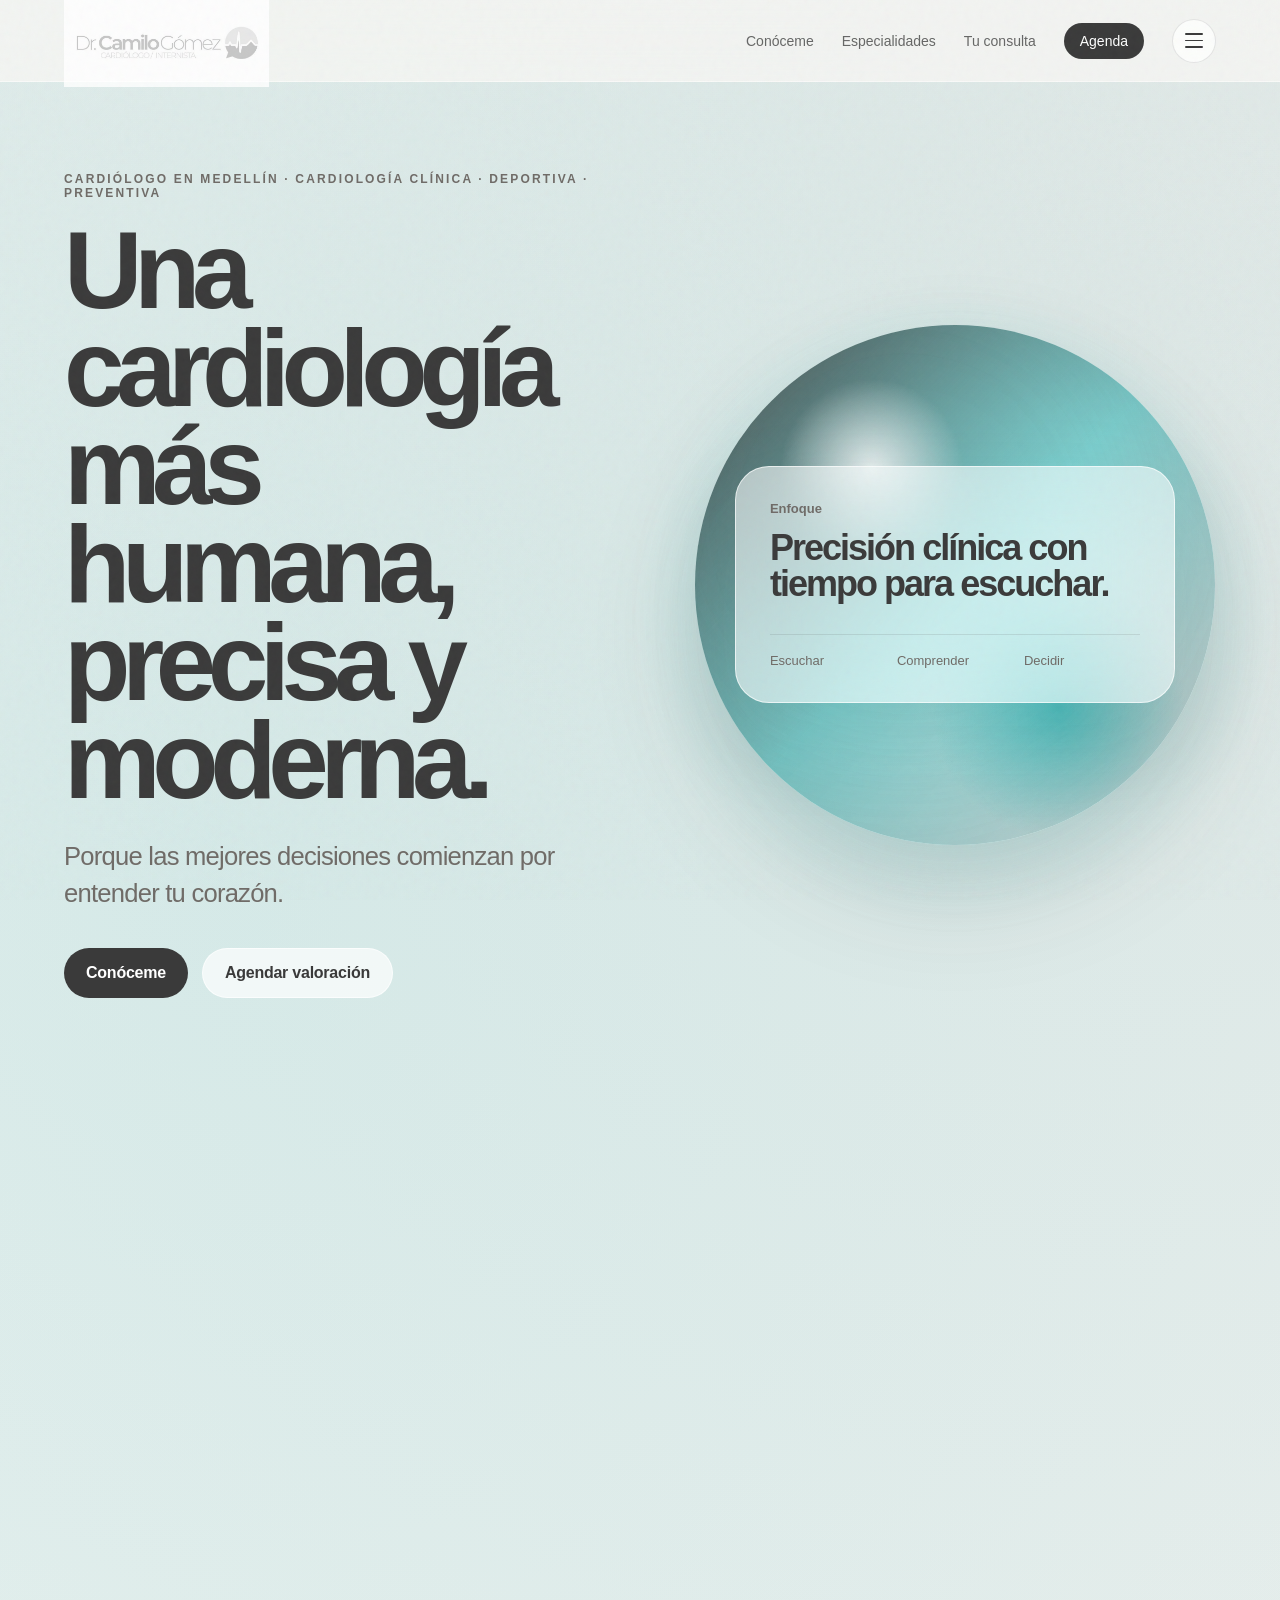
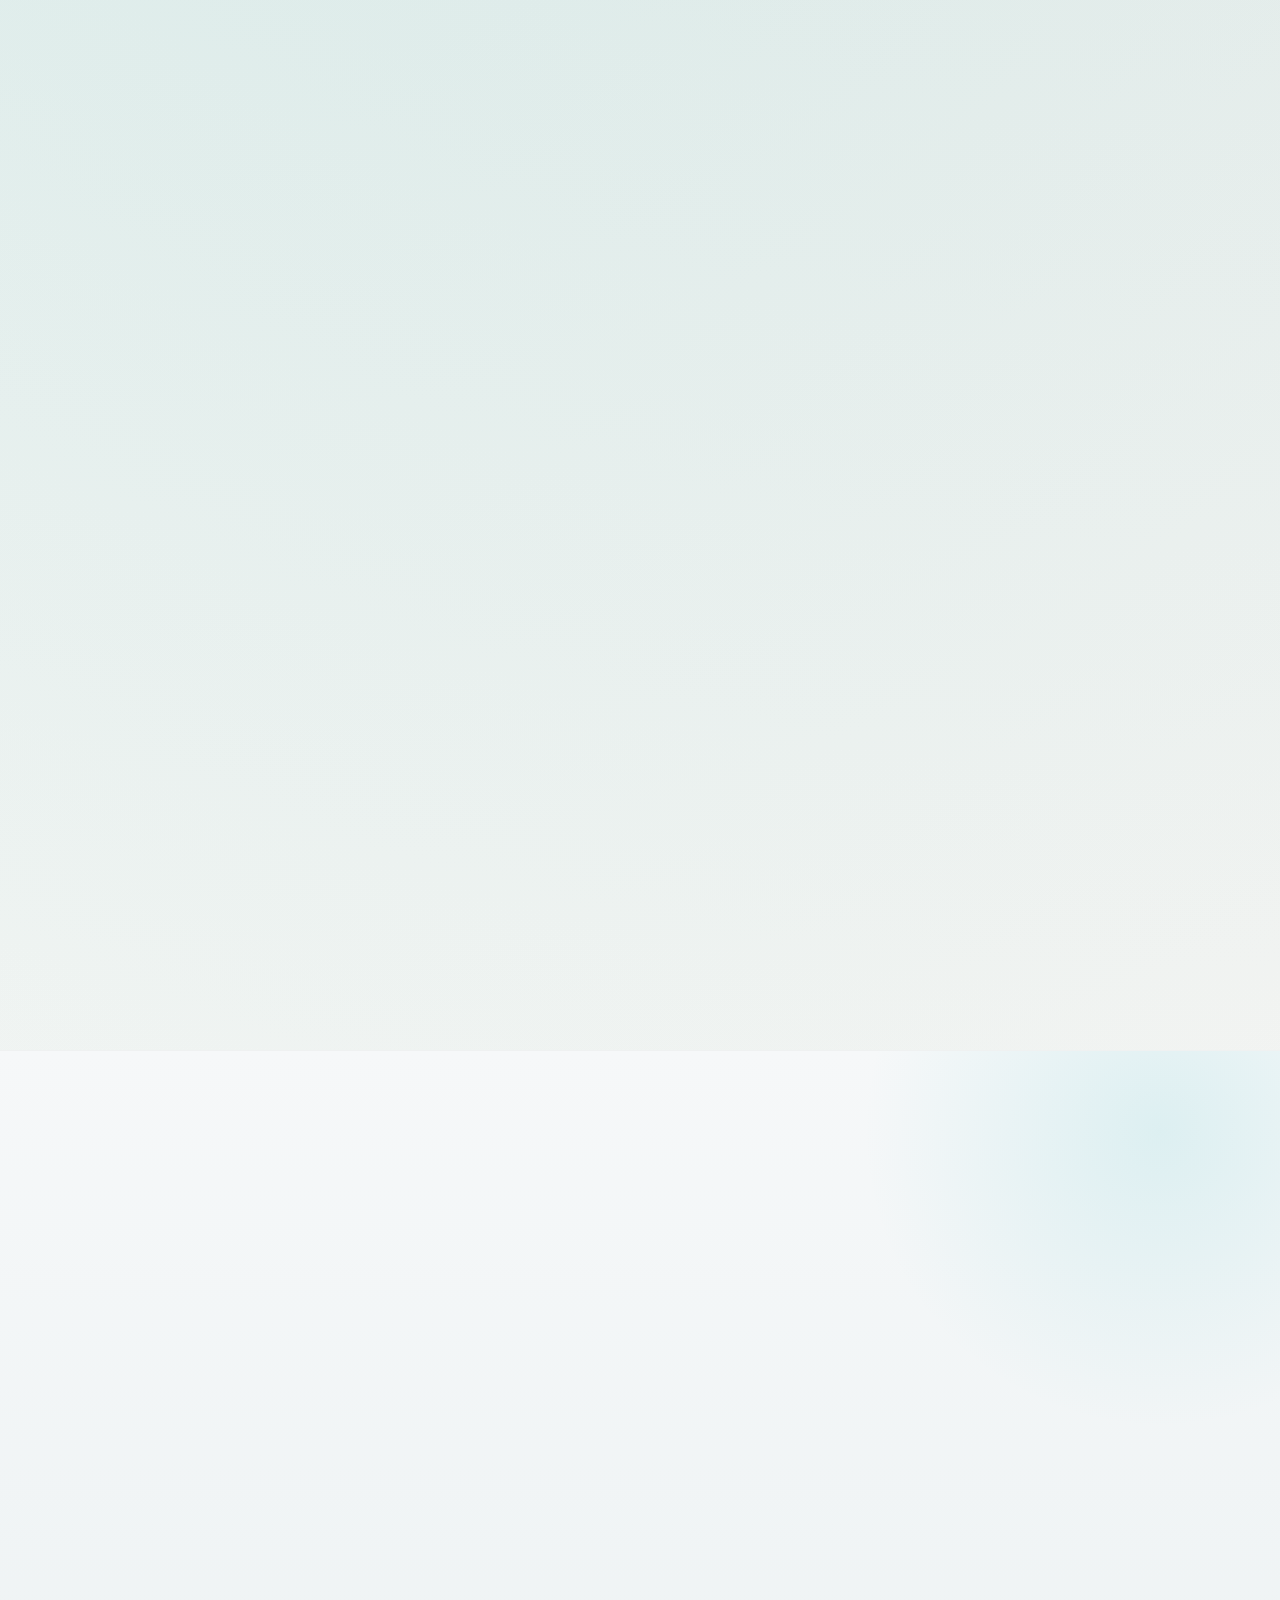
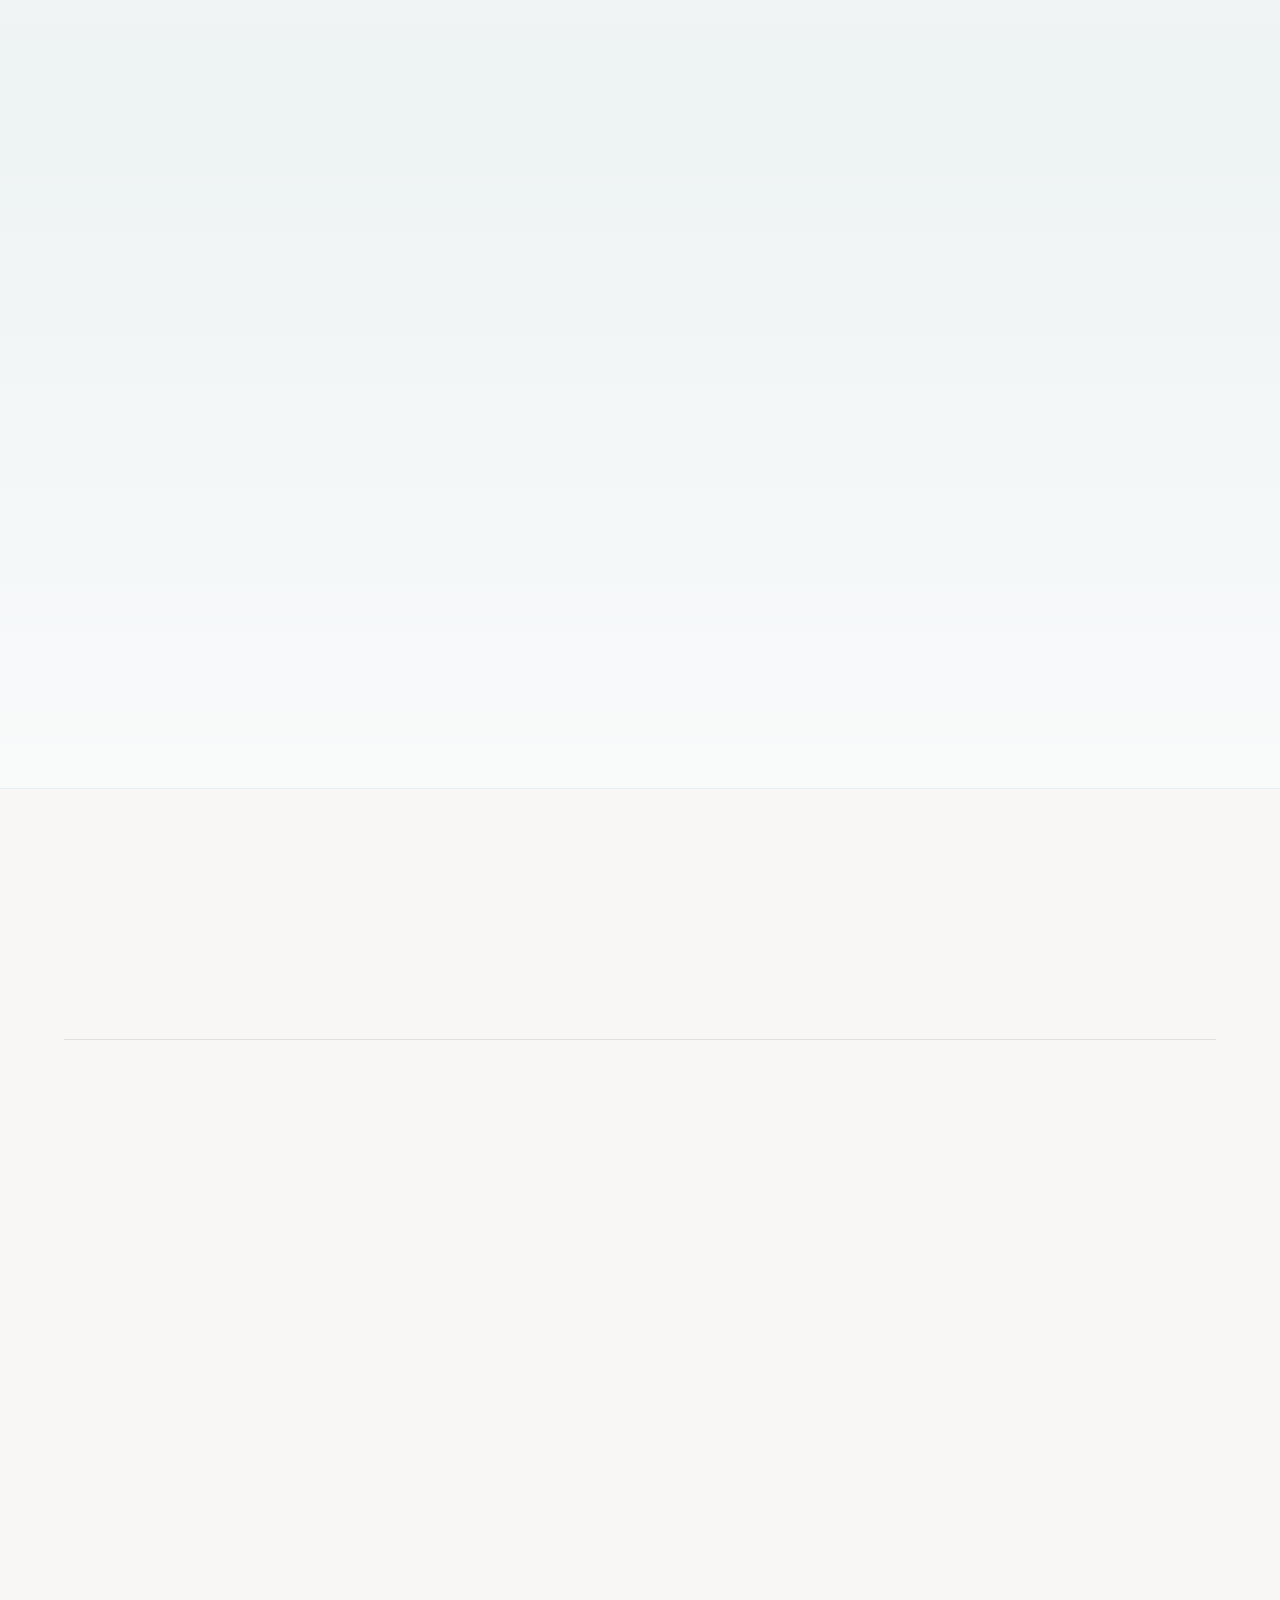
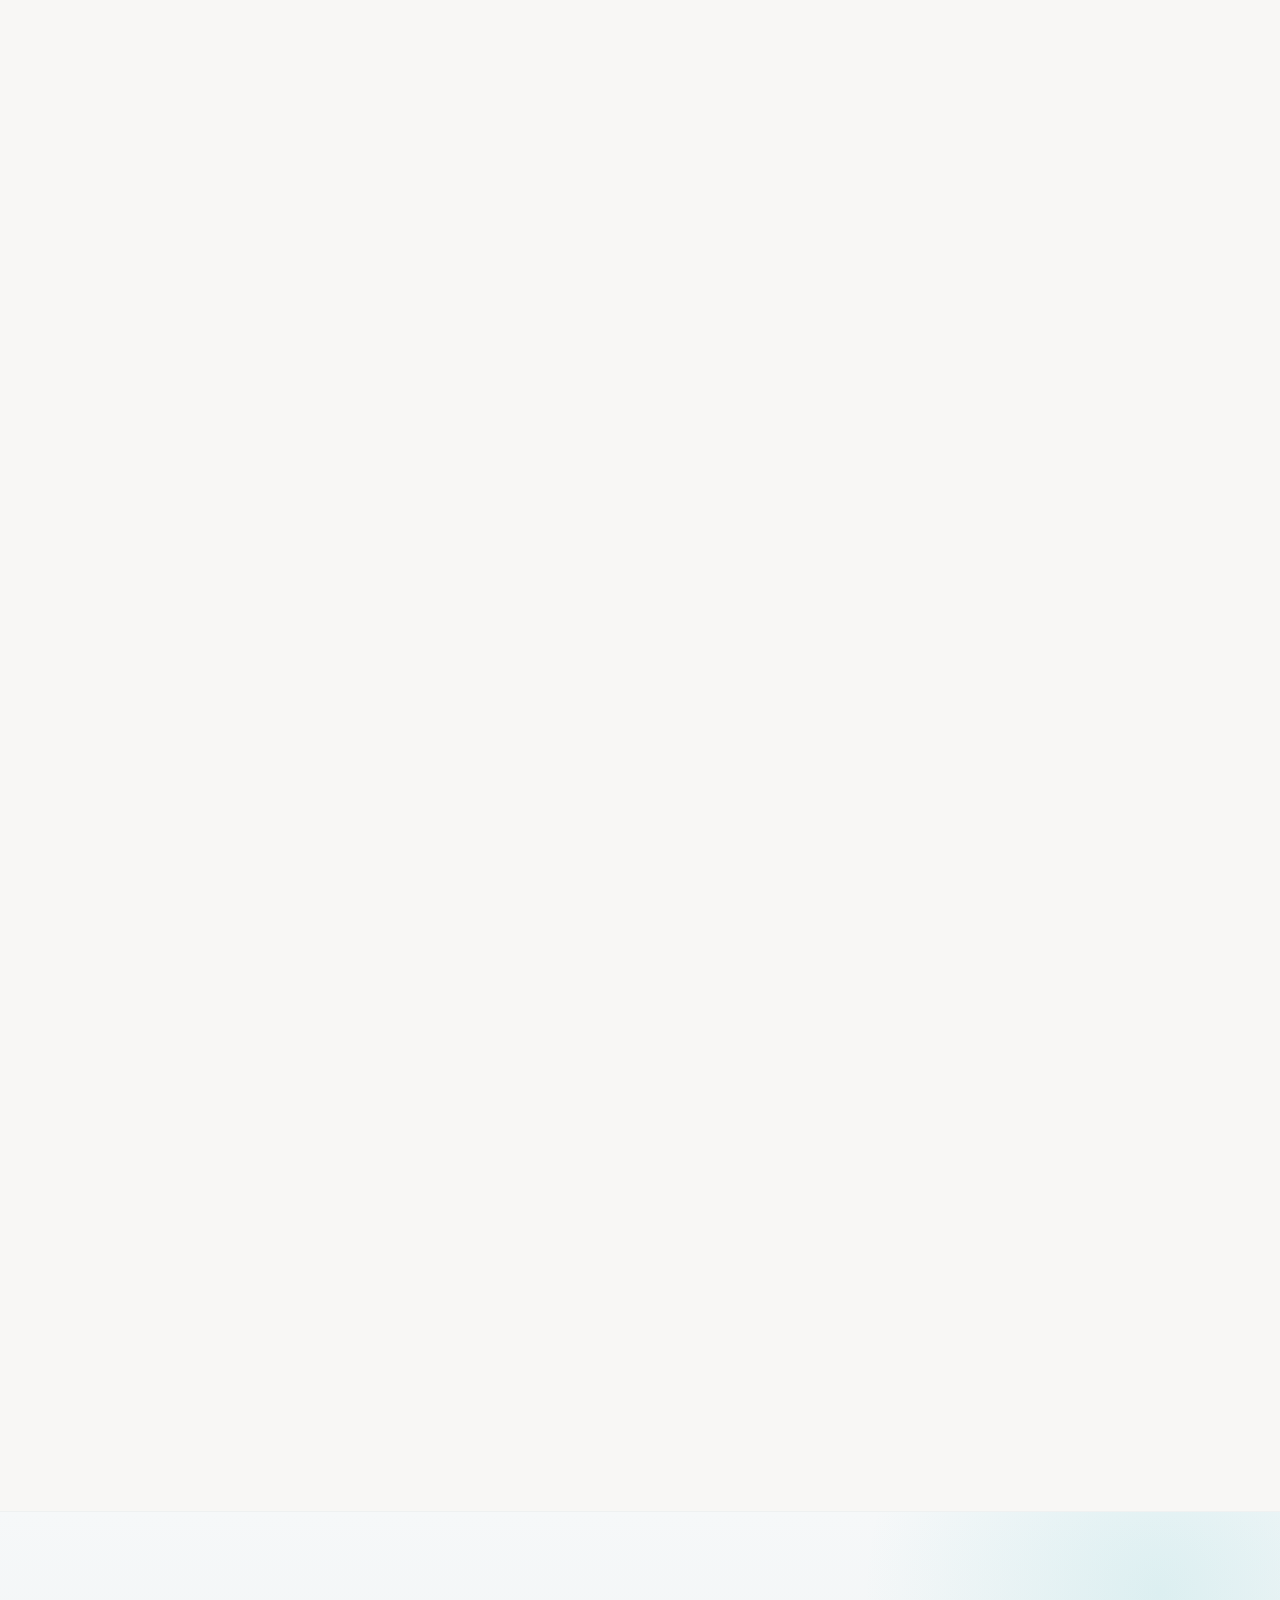
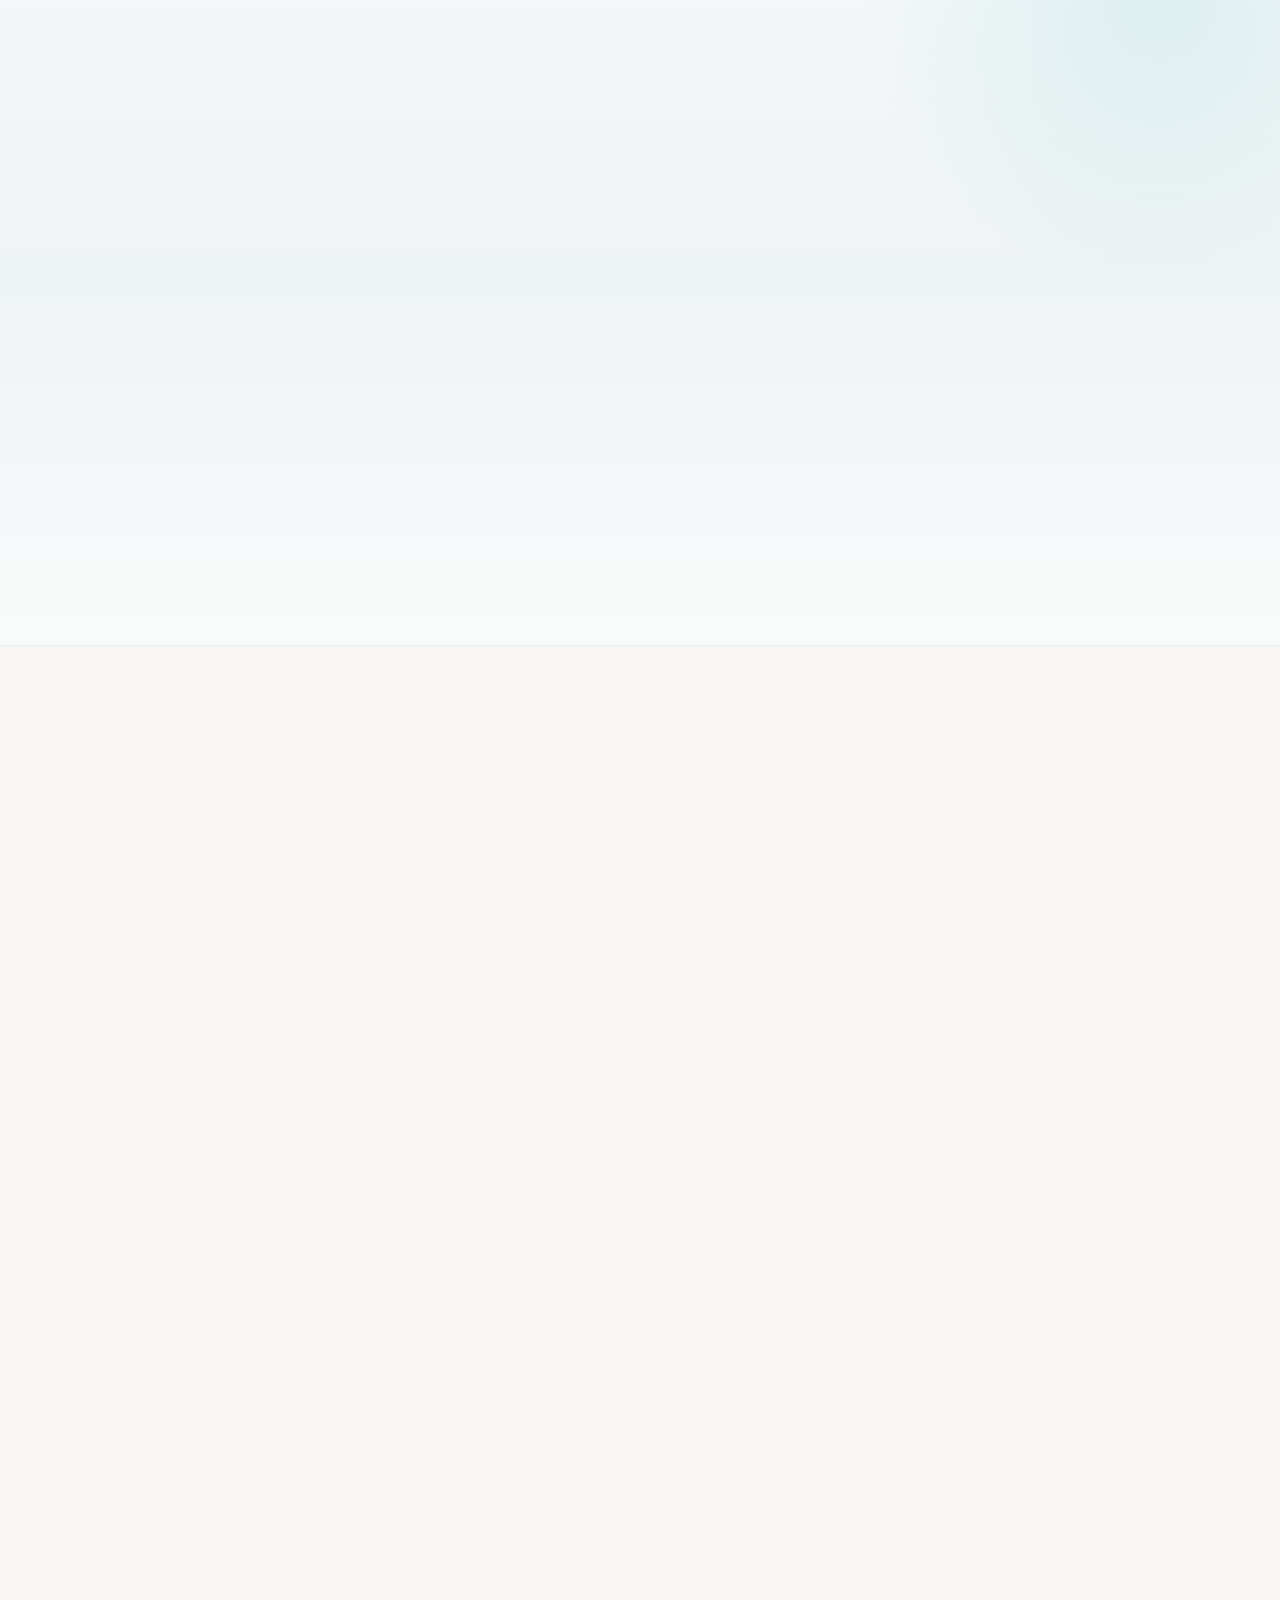
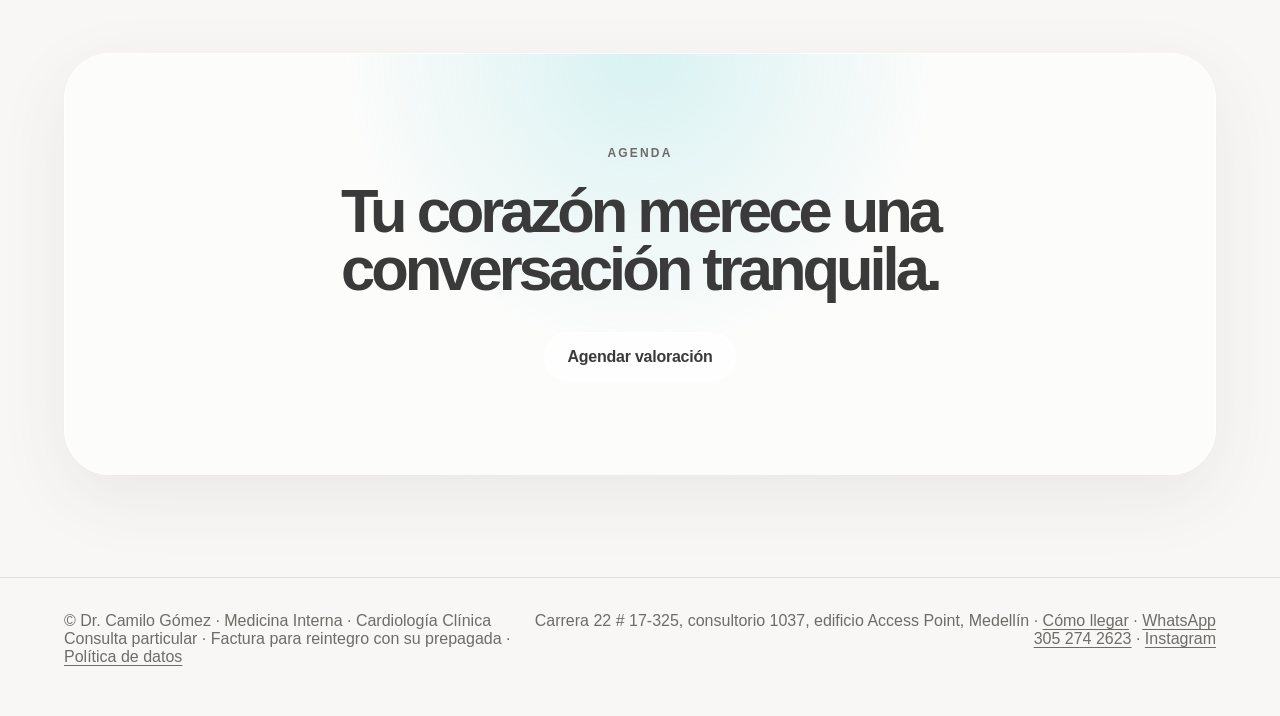
<file: index.html>
<!doctype html>
<html lang="es">
<head>
<!-- Google Tag Manager -->
<script>(function(w,d,s,l,i){w[l]=w[l]||[];w[l].push({'gtm.start':
new Date().getTime(),event:'gtm.js'});var f=d.getElementsByTagName(s)[0],
j=d.createElement(s),dl=l!='dataLayer'?'&l='+l:'';j.async=true;j.src=
'https://www.googletagmanager.com/gtm.js?id='+i+dl;f.parentNode.insertBefore(j,f);
})(window,document,'script','dataLayer','GTM-WDCKLDJL');</script>
<!-- End Google Tag Manager -->

  <meta charset="utf-8" />
  <meta name="viewport" content="width=device-width, initial-scale=1" />
  <title>Dr. Camilo Gómez | Cardiología más humana, precisa y moderna</title>
  <meta name="description" content="Cardiología clínica, preventiva y deportiva en Medellín. Medicina Interna, Cardiología Clínica, insuficiencia cardíaca, hipertensión pulmonar y riesgo cardiometabólico." />
  <link rel="stylesheet" href="styles.css?v=20261009g" />
  <link rel="canonical" href="https://www.drcamilogomez.com/" />
  <link rel="icon" href="assets/isotipo-grafito.jpg" />
  <meta property="og:type" content="website" />
  <meta property="og:locale" content="es_CO" />
  <meta property="og:site_name" content="Dr. Camilo Gómez · Cardiólogo" />
  <meta property="og:title" content="Dr. Camilo Gómez | Cardiólogo en Medellín" />
  <meta property="og:description" content="Una cardiología más humana, precisa y moderna. Cardiología clínica, preventiva y del deporte en Medellín." />
  <meta property="og:url" content="https://www.drcamilogomez.com/" />
  <meta property="og:image" content="https://www.drcamilogomez.com/assets/camilo-traje.jpg" />
  <meta name="twitter:card" content="summary_large_image" />
  <script type="application/ld+json">
  {
    "@context": "https://schema.org",
    "@type": "Physician",
    "name": "Dr. Camilo Gómez",
    "description": "Médico internista y cardiólogo clínico en Medellín. Prevención cardiovascular, insuficiencia cardíaca, hipertensión pulmonar y cardiología del deporte.",
    "url": "https://www.drcamilogomez.com/",
    "image": "https://www.drcamilogomez.com/assets/camilo-traje.jpg",
    "telephone": "+57 305 274 2623",
    "sameAs": ["https://www.instagram.com/cardiologocamilogomez/"],
    "medicalSpecialty": ["Cardiovascular", "InternalMedicine"],
    "alumniOf": [
      {"@type": "CollegeOrUniversity", "name": "Universidad Militar Nueva Granada"},
      {"@type": "CollegeOrUniversity", "name": "Universidad El Bosque"},
      {"@type": "CollegeOrUniversity", "name": "Universidad Pontificia Bolivariana"},
      {"@type": "CollegeOrUniversity", "name": "Universidad Francisco de Vitoria"}
    ],
    "memberOf": [{"@type": "Organization", "name": "American College of Cardiology"}, {"@type": "Organization", "name": "Sociedad Colombiana de Cardiología y Cirugía Cardiovascular"}],
    "areaServed": {"@type": "City", "name": "Medellín"},
    "address": {"@type": "PostalAddress", "streetAddress": "Carrera 22 # 17-325, consultorio 1037, edificio Access Point", "addressLocality": "Medellín", "addressRegion": "Antioquia", "addressCountry": "CO"}
  }
  </script>
</head>

<body>
  <!-- Google Tag Manager (noscript) -->
<noscript><iframe src="https://www.googletagmanager.com/ns.html?id=GTM-WDCKLDJL"
height="0" width="0" style="display:none;visibility:hidden"></iframe></noscript>
<!-- End Google Tag Manager (noscript) -->
  <div class="grain"></div>

  <header class="nav">
    <a href="#" class="brand" aria-label="Dr. Camilo Gómez">
      <img src="assets/logo-grafito.jpg" alt="Dr. Camilo Gómez Cardiólogo Internista" />
    </a>

    <nav class="desktop-nav">
      <a href="#medico">Conóceme</a>
      <a href="#especialidades">Especialidades</a>
      <a href="#historias">Tu consulta</a>
<a id="btn-whatsapp-menu"
   class="nav-cta"
   href="https://wa.me/573052742623?text=Hola%20Dr.%20Camilo%2C%20vengo%20de%20su%20p%C3%A1gina%20web%20y%20quiero%20agendar%20una%20cita."
   target="_blank"
   rel="noopener">
   Agenda
</a>
    </nav>
  </header>

  <main>
    <section class="hero">
      <div class="hero-copy reveal">
        <p class="eyebrow">Cardiólogo en Medellín · Cardiología clínica · deportiva · preventiva</p>
        <h1>Una cardiología más humana, precisa y moderna.</h1>
        <p class="lead">
          Porque las mejores decisiones comienzan por entender tu corazón.
        </p>
        <div class="hero-actions">
          <a href="#medico" class="btn primary">Conóceme</a>

<a
  id="btn-whatsapp-hero"
  class="btn secondary"
  href="https://wa.me/573052742623?text=Hola%20Dr.%20Camilo%2C%20vengo%20de%20su%20p%C3%A1gina%20web%20y%20quiero%20agendar%20una%20valoraci%C3%B3n%20cardiovascular."
  target="_blank"
  rel="noopener"
>
  Agendar valoración
</a>
        </div>
      </div>

      <div class="hero-orbit reveal delay-1" aria-hidden="true">
        <div class="aurora"></div>
        <div class="glass-card">
          <p>Enfoque</p>
          <h2>Precisión clínica con tiempo para escuchar.</h2>
          <div class="mini-grid">
            <span>Escuchar</span>
            <span>Comprender</span>
            <span>Decidir</span>
          </div>
        </div>
      </div>
    </section>

    <section id="medico" class="doctor-section">
      <div class="doctor-image reveal delay-3">
        <img src="assets/camilo-traje.jpg" alt="Dr. Camilo Gómez, cardiólogo en Medellín" loading="lazy" width="1000" height="1500" />
      </div>

      <div class="doctor-copy reveal delay-1">
        <p class="eyebrow">Conoce al médico</p>
        <h2>Hola, soy el Dr. Camilo Gómez.</h2>
        <p>
          Médico internista y cardiólogo clínico con enfoque en prevención cardiovascular,
          insuficiencia cardíaca, hipertensión pulmonar, cardiología del deporte y riesgo cardiometabólico.
        </p>
        <p>
          Mi forma de ejercer combina evidencia científica, explicación clara y una relación médica
          cercana para que cada persona entienda su corazón y participe en las decisiones sobre su salud.
        </p>

        <div class="credentials">
          <span>Medicina Interna</span>
          <span>Cardiología Clínica</span>
          <span>Insuficiencia Cardíaca</span>
          <span>Hipertensión Pulmonar</span>
          <span>Cardiología del Deporte</span>
          <span>Prevención Cardiovascular</span>
          <span>Obesidad y Riesgo Cardiometabólico</span>
        </div>
      </div>
    </section>

    <section id="test-corazon" class="final-cta reveal">
      <p class="eyebrow">Test gratuito · 60 segundos</p>
      <h2>¿Qué edad tiene tu corazón?</h2>
      <p class="lead" style="max-width:640px;margin:0 auto 34px;color:var(--soft)">Responde 7 preguntas y descubre una estimación de tu edad cardiovascular, basada en el estudio de Framingham.</p>
      <a href="/corazon" class="btn primary">Hacer el test</a>
    </section>

    <section class="leadership">
      <div class="section-head reveal">
        <p class="eyebrow">Formación y liderazgo</p>
        <h2>Liderazgo asistencial, académico y científico.</h2>
      </div>

      <div class="leadership-grid">
        <article class="info-card reveal">
    <h3>Jefe del Servicio de Cardiología</h3>
    <p>
        Clínica Las Américas AUNA. Liderazgo de uno de los servicios de cardiología de mayor complejidad del país, coordinando la atención clínica, el desarrollo académico y los programas especializados.
    </p>
</article>
<article class="info-card reveal delay-1">
    <h3>Insuficiencia cardíaca y terapias avanzadas</h3>
    <p>Manejo especializado de pacientes con insuficiencia cardíaca, terapias avanzadas y seguimiento integral basado en guías internacionales.</p>
</article>
<article class="info-card reveal delay-2">
          <h3>FACC · American College of Cardiology</h3>
          <p>Fellow del Colegio Americano de Cardiología, distinción que reconoce la trayectoria y el compromiso con la excelencia en cardiología.</p>
        </article>
        <article class="info-card reveal delay-3">
          <h3>Presidente del Capítulo de Cardiología de la Mujer</h3>
          <p>Liderazgo académico desde la Sociedad Colombiana de Cardiología y Cirugía Cardiovascular.</p>
        </article>
        <article class="info-card reveal delay-4">
          <h3>Cardiología preventiva y del deporte</h3>
          <p>Evaluación cardiovascular para personas activas, deportistas y pacientes que quieren prevenir.</p>
        </article>
      </div>

      <div class="formacion reveal">
        <p class="eyebrow">Formación académica</p>
        <ul>
          <li><strong>Medicina Interna</strong><span>Universidad Militar Nueva Granada</span></li>
          <li><strong>Cardiología</strong><span>Universidad El Bosque</span></li>
          <li><strong>Insuficiencia Cardíaca</strong><span>Universidad Pontificia Bolivariana</span></li>
          <li><strong>Máster en Hipertensión Pulmonar</strong><span>Universidad Francisco de Vitoria · Sociedad Española de Cardiología</span></li>
          <li><strong>FACC</strong><span>Fellow del American College of Cardiology</span></li>
        </ul>
      </div>
    </section>

    <section id="especialidades" class="specialties">
      <div class="section-head reveal">
        <p class="eyebrow">¿Cómo puedo ayudarte?</p>
        <h2>Una mirada cardiovascular completa.</h2>
      </div>
<div class="specialty-list">

    <article class="specialty reveal">
        <span>01</span>
        <h3>Cardiología clínica integral</h3>
            <p>
Diagnóstico y tratamiento integral de enfermedades cardiovasculares, hipertensión, dolor torácico, síncope, arritmias, valvulopatías y seguimiento cardiológico.
        </p>
    </article>

    <article class="specialty reveal">
        <span>02</span>
        <h3>Prevención cardiovascular</h3>
          <p>Evaluación de riesgo, hipertensión, colesterol, diabetes, obesidad y salud cardiometabólica.</p>
        </article>
        <article class="specialty reveal">
          <span>03</span>
          <h3>Cardiología del deporte</h3>
          <p>Valoración para entrenamiento, retorno al ejercicio, síntomas durante actividad y rendimiento seguro.</p>
        </article>
        <article class="specialty reveal">
          <span>04</span>
          <h3>Falla cardíaca</h3>
          <p>Seguimiento especializado, optimización de tratamiento y acompañamiento clínico longitudinal.</p>
        </article>
        <article class="specialty reveal">
          <span>05</span>
          <h3>Hipertensión pulmonar</h3>
          <p>Evaluación clínica avanzada, interpretación hemodinámica y enfoque multidisciplinario.</p>
        </article>
        <article class="specialty reveal">
          <span>06</span>
          <h3>Cardiología de la mujer</h3>
          <p>Riesgo cardiovascular por etapas de vida, menopausia, embarazo y prevención con enfoque diferencial.</p>
        </article>
      </div>
    </section>
<section id="servicios" class="services">
  <div class="section-head reveal">
    <p class="eyebrow">Servicios especializados</p>
    <h2>Diagnóstico cardiovascular y programas especializados.</h2>
    <p>
      Diagnóstico cardiovascular avanzado y programas especializados de prevención y seguimiento.
    </p>
  </div>

  <div class="services-list">
   <a href="/ecocardiograma-medellin.html" class="service-item reveal">
<span class="service-icon">
<svg width="22" height="22" viewBox="0 0 24 24" fill="none"
stroke="currentColor" stroke-width="1.8"
stroke-linecap="round" stroke-linejoin="round">
<path d="M12 21s-7-4.35-7-10a4 4 0 0 1 7-2.5A4 4 0 0 1 19 11c0 5.65-7 10-7 10z"/>
</svg>
</span>
  <p>Ecocardiograma Doppler Color</p>

  <span class="service-arrow">→</span>
</a>

    <a href="/electrocardiograma-medellin.html" class="service-item reveal delay-1">
  <span class="service-icon">
  <svg width="22" height="22" viewBox="0 0 24 24" fill="none"
       stroke="currentColor" stroke-width="1.8"
       stroke-linecap="round" stroke-linejoin="round">
    <polyline points="22 12 18 12 15 21 9 3 6 12 2 12"></polyline>
  </svg>
</span>

  <p>Electrocardiograma</p>
  <span class="service-arrow">→</span>   
</a>

   <a href="/mapa-medellin.html" class="service-item reveal delay-2">
<span class="service-icon">
<svg width="22" height="22" viewBox="0 0 24 24" fill="none"
stroke="currentColor" stroke-width="1.8"
stroke-linecap="round" stroke-linejoin="round">
<rect x="5" y="4" width="14" height="16" rx="4"/>
<path d="M9 9h6"/>
<path d="M12 9v5"/>
</svg>
</span>

   <p>Monitoreo Ambulatorio de Presión Arterial (MAPA)</p>
   <span class="service-arrow">→</span>
</a>

    <a href="/valoracion-preparticipativa-medellin.html" class="service-item reveal">
<span class="service-icon">
<svg width="22" height="22" viewBox="0 0 24 24" fill="none"
stroke="currentColor" stroke-width="1.8"
stroke-linecap="round" stroke-linejoin="round">
<circle cx="12" cy="5" r="2"/>
<path d="M12 7v5"/>
<path d="M12 12l4 3"/>
<path d="M12 12l-4 3"/>
<path d="M12 9l4-2"/>
</svg>
</span>

  <p>Valoración Cardiovascular Preparticipativa</p>
  <span class="service-arrow">→</span>
</a>

    <a href="/chequeo-cardiovascular-medellin" class="service-item reveal delay-1">
<span class="service-icon">
<svg width="22" height="22" viewBox="0 0 24 24" fill="none"
stroke="currentColor" stroke-width="1.8"
stroke-linecap="round" stroke-linejoin="round">
<path d="M12 3l7 3v5c0 5-3 8-7 10c-4-2-7-5-7-10V6z"/>
<path d="M9 12l2 2 4-4"/>
</svg>
</span>

  <p>Chequeo Ejecutivo Cardiovascular</p>
  <span class="service-arrow">→</span>
</a>

    <a href="/consulta-obesidad-medellin" class="service-item reveal delay-2">
<span class="service-icon">
<svg width="22" height="22" viewBox="0 0 24 24" fill="none"
stroke="currentColor" stroke-width="1.8"
stroke-linecap="round" stroke-linejoin="round">
<path d="M12 3v18"/>
<path d="M6 7h12"/>
<path d="M6 7l-3 6h6z"/>
<path d="M18 7l-3 6h6z"/>
</svg>
</span>

  <p>Consulta de Obesidad y Riesgo Cardiometabólico</p>
  <span class="service-arrow">→</span>
</a>

    <a href="/colesterol-en-2-minutos-medellin" class="service-item reveal">
<span class="service-icon">
<svg width="22" height="22" viewBox="0 0 24 24" fill="none"
stroke="currentColor" stroke-width="1.8"
stroke-linecap="round" stroke-linejoin="round">
<path d="M12 3C12 3 7 8 7 12a5 5 0 0 0 10 0c0-4-5-9-5-9z"/>
</svg>
</span>

  <p>Medición de Colesterol en 2 minutos</p>
  <span class="service-arrow">→</span>
</a>

  </div>
</section>
    <section id="historias" class="leadership">
      <div class="section-head reveal">
        <p class="eyebrow">Tu consulta</p>
        <h2>Así es una consulta conmigo.</h2>
      </div>

      <div class="leadership-grid">
        <article class="info-card reveal">
          <h3>Escuchar</h3>
          <p>Empezamos por su historia completa: síntomas, antecedentes, hábitos y lo que a usted le preocupa. Sin afanes.</p>
        </article>
        <article class="info-card reveal delay-1">
          <h3>Explicar</h3>
          <p>Le explico qué tiene, por qué y qué significan sus exámenes, con palabras claras.</p>
        </article>
        <article class="info-card reveal delay-2">
          <h3>Decidir juntos</h3>
          <p>Construimos un plan basado en evidencia científica y en sus objetivos, con seguimiento.</p>
        </article>
      </div>

      <p class="consulta-note reveal"><strong>Consulta particular.</strong> No tengo convenio con prepagadas ni EPS. Le entrego factura para que solicite el reintegro a su prepagada o seguro.</p>
    </section>

    <section id="opiniones" class="final-cta reveal">
      <p class="eyebrow">Opiniones de pacientes</p>
      <h2>★★★★★ 5,0 en Google</h2>
      <p class="lead" style="max-width:640px;margin:0 auto 34px;color:var(--soft)">Opiniones reales y verificadas de pacientes, publicadas directamente en Google.</p>
      <div class="hero-actions" style="justify-content:center;flex-wrap:wrap">
        <a href="https://www.google.com/maps/search/?api=1&query=Dr%20Camilo%20G%C3%B3mez%20Cardi%C3%B3logo%2C%20Medell%C3%ADn" target="_blank" rel="noopener" class="btn primary">Ver opiniones en Google</a>
        <a href="https://www.google.com/maps/search/?api=1&query=Dr%20Camilo%20G%C3%B3mez%20Cardi%C3%B3logo%2C%20Medell%C3%ADn" target="_blank" rel="noopener" class="btn secondary">Dejar mi opinión</a>
      </div>
    </section>


    <section id="instagram" class="ig-strip reveal">
      <img class="ig-photo" src="assets/camilo-aprende.jpg" alt="Dr. Camilo Gómez sosteniendo un modelo de corazón anatómico" loading="lazy" width="600" height="719" />
      <div class="ig-copy">
        <p class="eyebrow">Aprende conmigo</p>
        <h2>Salud cardiovascular explicada, en Instagram.</h2>
        <p>Videos cortos sobre presión, colesterol, ejercicio y longevidad, con evidencia y en palabras claras.</p>
      </div>
      <a href="https://www.instagram.com/cardiologocamilogomez/" target="_blank" rel="noopener" class="btn primary ig-btn"><svg width="22" height="22" viewBox="0 0 24 24" fill="none" stroke="currentColor" stroke-width="1.8" stroke-linecap="round" stroke-linejoin="round" aria-hidden="true"><rect x="3" y="3" width="18" height="18" rx="5"/><circle cx="12" cy="12" r="4"/><circle cx="17.5" cy="6.5" r="0.6" fill="currentColor"/></svg><span>@cardiologocamilogomez</span></a>
    </section>

    <section class="final-cta">
      <p class="eyebrow">Agenda</p>
      <h2>Tu corazón merece una conversación tranquila.</h2>
      <a
id="btn-whatsapp-final"
  href="https://wa.me/573052742623?text=Hola%20Dr.%20Camilo%2C%20vengo%20de%20su%20p%C3%A1gina%20web%20y%20quiero%20agendar%20una%20valoraci%C3%B3n%20cardiovascular."
  target="_blank"
  rel="noopener"
  class="btn secondary">
  Agendar valoración
</a>
    </section>
  </main>

  <footer class="footer">
  <p>© Dr. Camilo Gómez · Medicina Interna · Cardiología Clínica<br>Consulta particular · Factura para reintegro con su prepagada · <a href="/politica-de-datos">Política de datos</a></p>
  <p>Carrera 22 # 17-325, consultorio 1037, edificio Access Point, Medellín · <a href="https://www.google.com/maps/search/?api=1&query=Dr%20Camilo%20G%C3%B3mez%20Cardi%C3%B3logo%2C%20Medell%C3%ADn" target="_blank" rel="noopener">Cómo llegar</a> · <a href="https://wa.me/573052742623?text=Hola%20Dr.%20Camilo%2C%20vengo%20de%20su%20p%C3%A1gina%20web." target="_blank" rel="noopener">WhatsApp 305 274 2623</a> · <a href="https://www.instagram.com/cardiologocamilogomez/" target="_blank" rel="noopener">Instagram</a></p>
</footer>

<script src="script.js?v=20261009g"></script>
<script src="/menu.js?v=20261009g" defer></script>
</body>
</html>
</file>
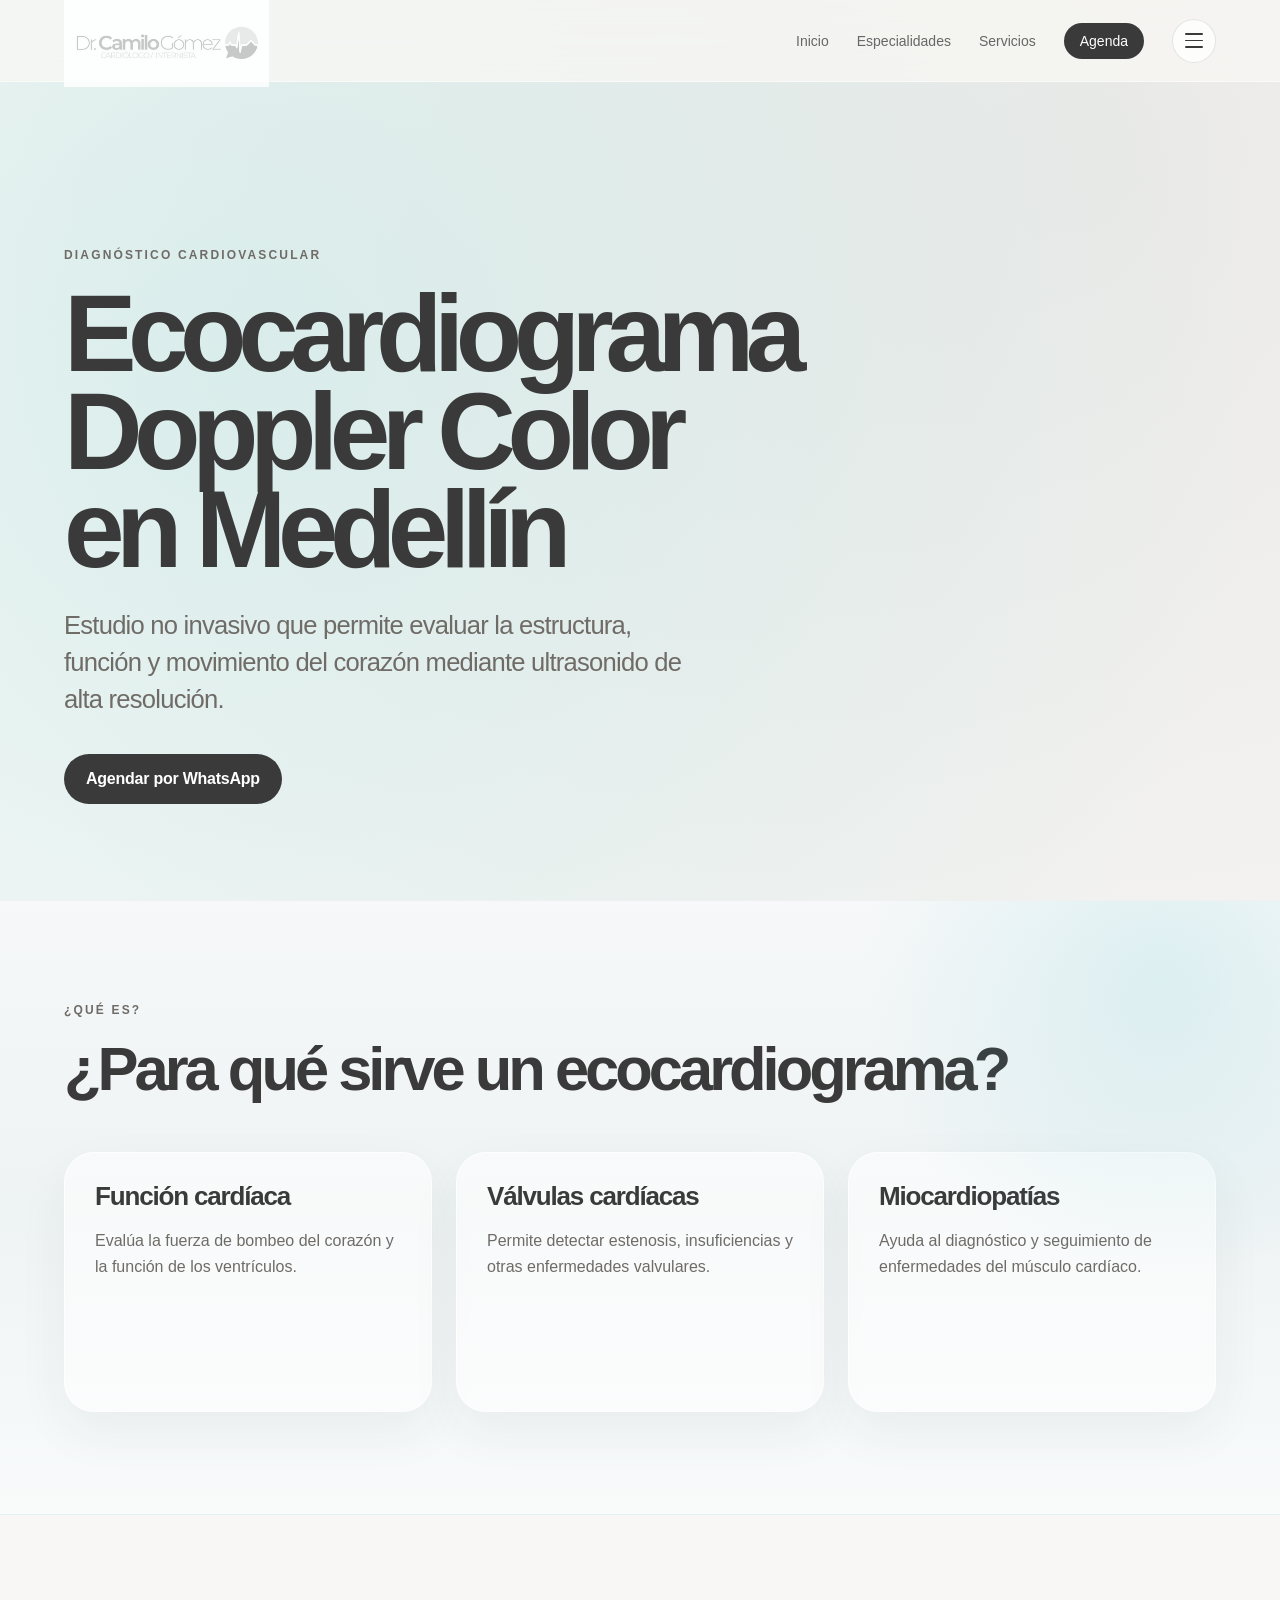
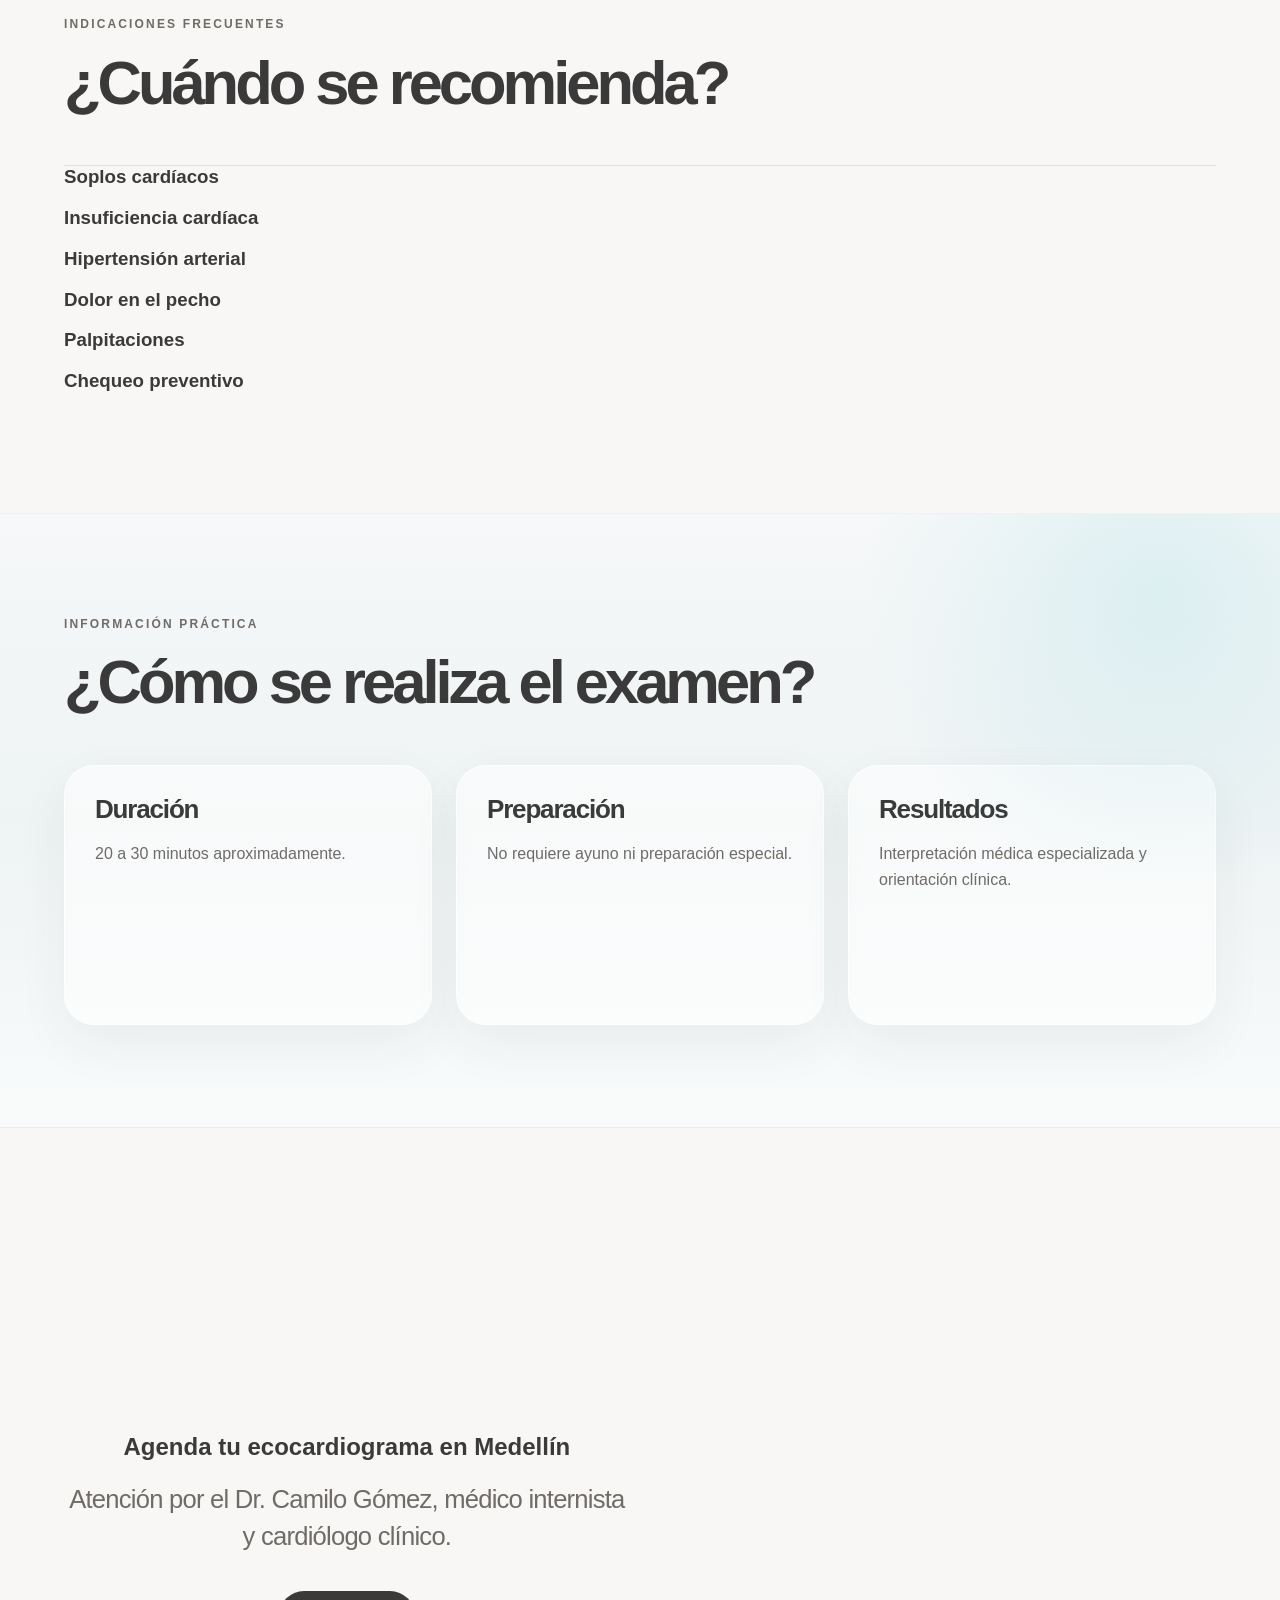
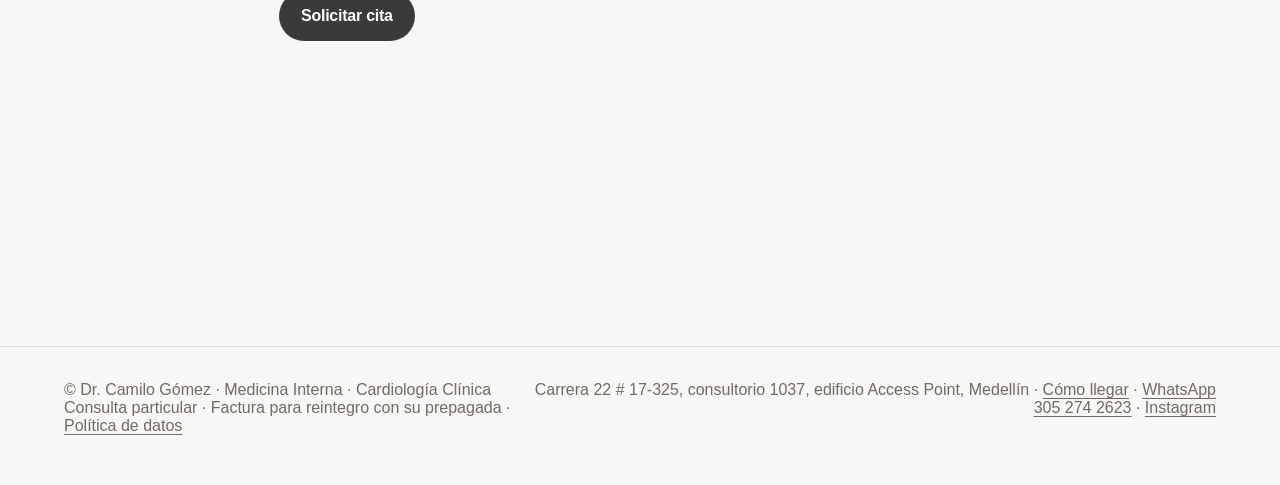
<file: ecocardiograma-medellin/index.html>
<!DOCTYPE html>
<html lang="es">
<head>
<!-- Google Tag Manager -->
<script>(function(w,d,s,l,i){w[l]=w[l]||[];w[l].push({'gtm.start':
new Date().getTime(),event:'gtm.js'});var f=d.getElementsByTagName(s)[0],
j=d.createElement(s),dl=l!='dataLayer'?'&l='+l:'';j.async=true;j.src=
'https://www.googletagmanager.com/gtm.js?id='+i+dl;f.parentNode.insertBefore(j,f);
})(window,document,'script','dataLayer','GTM-WDCKLDJL');</script>
<!-- End Google Tag Manager -->
  <meta charset="UTF-8">
  <meta name="viewport" content="width=device-width, initial-scale=1.0">

  <title>Ecocardiograma en Medellín | Dr. Camilo Gómez</title>
  <meta name="description"
        content="Ecocardiograma Doppler Color en Medellín realizado por el Dr. Camilo Gómez, cardiólogo clínico. Evaluación integral de la estructura y función del corazón.">
  <link rel="canonical" href="https://www.drcamilogomez.com/ecocardiograma-medellin">
  <link rel="icon" href="/assets/isotipo-grafito.jpg">
  <meta property="og:type" content="website">
  <meta property="og:locale" content="es_CO">
  <meta property="og:title" content="Ecocardiograma en Medellín | Dr. Camilo Gómez">
  <meta property="og:description" content="Ecocardiograma Doppler Color en Medellín realizado por el Dr. Camilo Gómez, cardiólogo clínico. Evaluación integral de la estructura y función del corazón.">
  <meta property="og:url" content="https://www.drcamilogomez.com/ecocardiograma-medellin">
  <meta property="og:image" content="https://www.drcamilogomez.com/assets/camilo-traje.jpg">

  <link rel="stylesheet" href="../styles.css?v=20261009g">
</head>

<body>
<!-- Google Tag Manager (noscript) -->
<noscript><iframe src="https://www.googletagmanager.com/ns.html?id=GTM-WDCKLDJL"
height="0" width="0" style="display:none;visibility:hidden"></iframe></noscript>
<!-- End Google Tag Manager (noscript) -->

<header class="nav">
  <a href="/" class="brand">
    <img src="../assets/logo-grafito.jpg" alt="Dr. Camilo Gómez">
  </a>

  <nav class="desktop-nav">
    <a href="/">Inicio</a>
    <a href="/#especialidades">Especialidades</a>
    <a href="/#servicios">Servicios</a>
    <a class="nav-cta" href="https://wa.me/573052742623?text=Hola%20Dr.%20Camilo%2C%20quiero%20agendar%20el%20Ecocardiograma%20Doppler%20Color." target="_blank" rel="noopener">Agenda</a>
  </nav>
</header>

<section class="hero" style="padding-top:160px;">
  <div class="hero-copy">
    <p class="eyebrow">Diagnóstico cardiovascular</p>

    <h1>Ecocardiograma Doppler Color en Medellín</h1>

    <p class="lead">
      Estudio no invasivo que permite evaluar la estructura, función y
      movimiento del corazón mediante ultrasonido de alta resolución.
    </p>

    <div class="hero-actions">
      <a href="https://wa.me/573052742623?text=Hola%20Dr.%20Camilo%2C%20quiero%20agendar%20el%20Ecocardiograma%20Doppler%20Color." class="btn primary" target="_blank" rel="noopener">
        Agendar por WhatsApp
      </a>
    </div>
  </div>
</section>

<section class="leadership">
  <div class="section-head">
    <p class="eyebrow">¿Qué es?</p>
    <h2>¿Para qué sirve un ecocardiograma?</h2>
  </div>

  <div class="leadership-grid">

    <article class="info-card">
      <h3>Función cardíaca</h3>
      <p>
        Evalúa la fuerza de bombeo del corazón y la función de los ventrículos.
      </p>
    </article>

    <article class="info-card">
      <h3>Válvulas cardíacas</h3>
      <p>
        Permite detectar estenosis, insuficiencias y otras enfermedades valvulares.
      </p>
    </article>

    <article class="info-card">
      <h3>Miocardiopatías</h3>
      <p>
        Ayuda al diagnóstico y seguimiento de enfermedades del músculo cardíaco.
      </p>
    </article>

  </div>
</section>

<section class="specialties">
  <div class="section-head">
    <p class="eyebrow">Indicaciones frecuentes</p>
    <h2>¿Cuándo se recomienda?</h2>
  </div>

  <div class="specialty-list">

    <article class="specialty-card">
      <h3>Soplos cardíacos</h3>
    </article>

    <article class="specialty-card">
      <h3>Insuficiencia cardíaca</h3>
    </article>

    <article class="specialty-card">
      <h3>Hipertensión arterial</h3>
    </article>

    <article class="specialty-card">
      <h3>Dolor en el pecho</h3>
    </article>

    <article class="specialty-card">
      <h3>Palpitaciones</h3>
    </article>

    <article class="specialty-card">
      <h3>Chequeo preventivo</h3>
    </article>

  </div>
</section>

<section class="leadership">
  <div class="section-head">
    <p class="eyebrow">Información práctica</p>
    <h2>¿Cómo se realiza el examen?</h2>
  </div>

  <div class="leadership-grid">

    <article class="info-card">
      <h3>Duración</h3>
      <p>20 a 30 minutos aproximadamente.</p>
    </article>

    <article class="info-card">
      <h3>Preparación</h3>
      <p>No requiere ayuno ni preparación especial.</p>
    </article>

    <article class="info-card">
      <h3>Resultados</h3>
      <p>Interpretación médica especializada y orientación clínica.</p>
    </article>

  </div>
</section>

<section class="hero">
  <div class="hero-copy" style="text-align:center;">
    <h2>Agenda tu ecocardiograma en Medellín</h2>

    <p class="lead">
      Atención por el Dr. Camilo Gómez, médico internista y cardiólogo clínico.
    </p>

    <a href="https://wa.me/573052742623?text=Hola%20Dr.%20Camilo%2C%20quiero%20agendar%20el%20Ecocardiograma%20Doppler%20Color." class="btn primary" target="_blank" rel="noopener">
      Solicitar cita
    </a>
  </div>
</section>

<footer class="footer">
  <p>© Dr. Camilo Gómez · Medicina Interna · Cardiología Clínica<br>Consulta particular · Factura para reintegro con su prepagada · <a href="/politica-de-datos">Política de datos</a></p>
  <p>Carrera 22 # 17-325, consultorio 1037, edificio Access Point, Medellín · <a href="https://www.google.com/maps/search/?api=1&query=Dr%20Camilo%20G%C3%B3mez%20Cardi%C3%B3logo%2C%20Medell%C3%ADn" target="_blank" rel="noopener">Cómo llegar</a> · <a href="https://wa.me/573052742623?text=Hola%20Dr.%20Camilo%2C%20vengo%20de%20su%20p%C3%A1gina%20web." target="_blank" rel="noopener">WhatsApp 305 274 2623</a> · <a href="https://www.instagram.com/cardiologocamilogomez/" target="_blank" rel="noopener">Instagram</a></p>
</footer>

<script src="/menu.js?v=20261009g" defer></script>
</body>
</html>
</file>
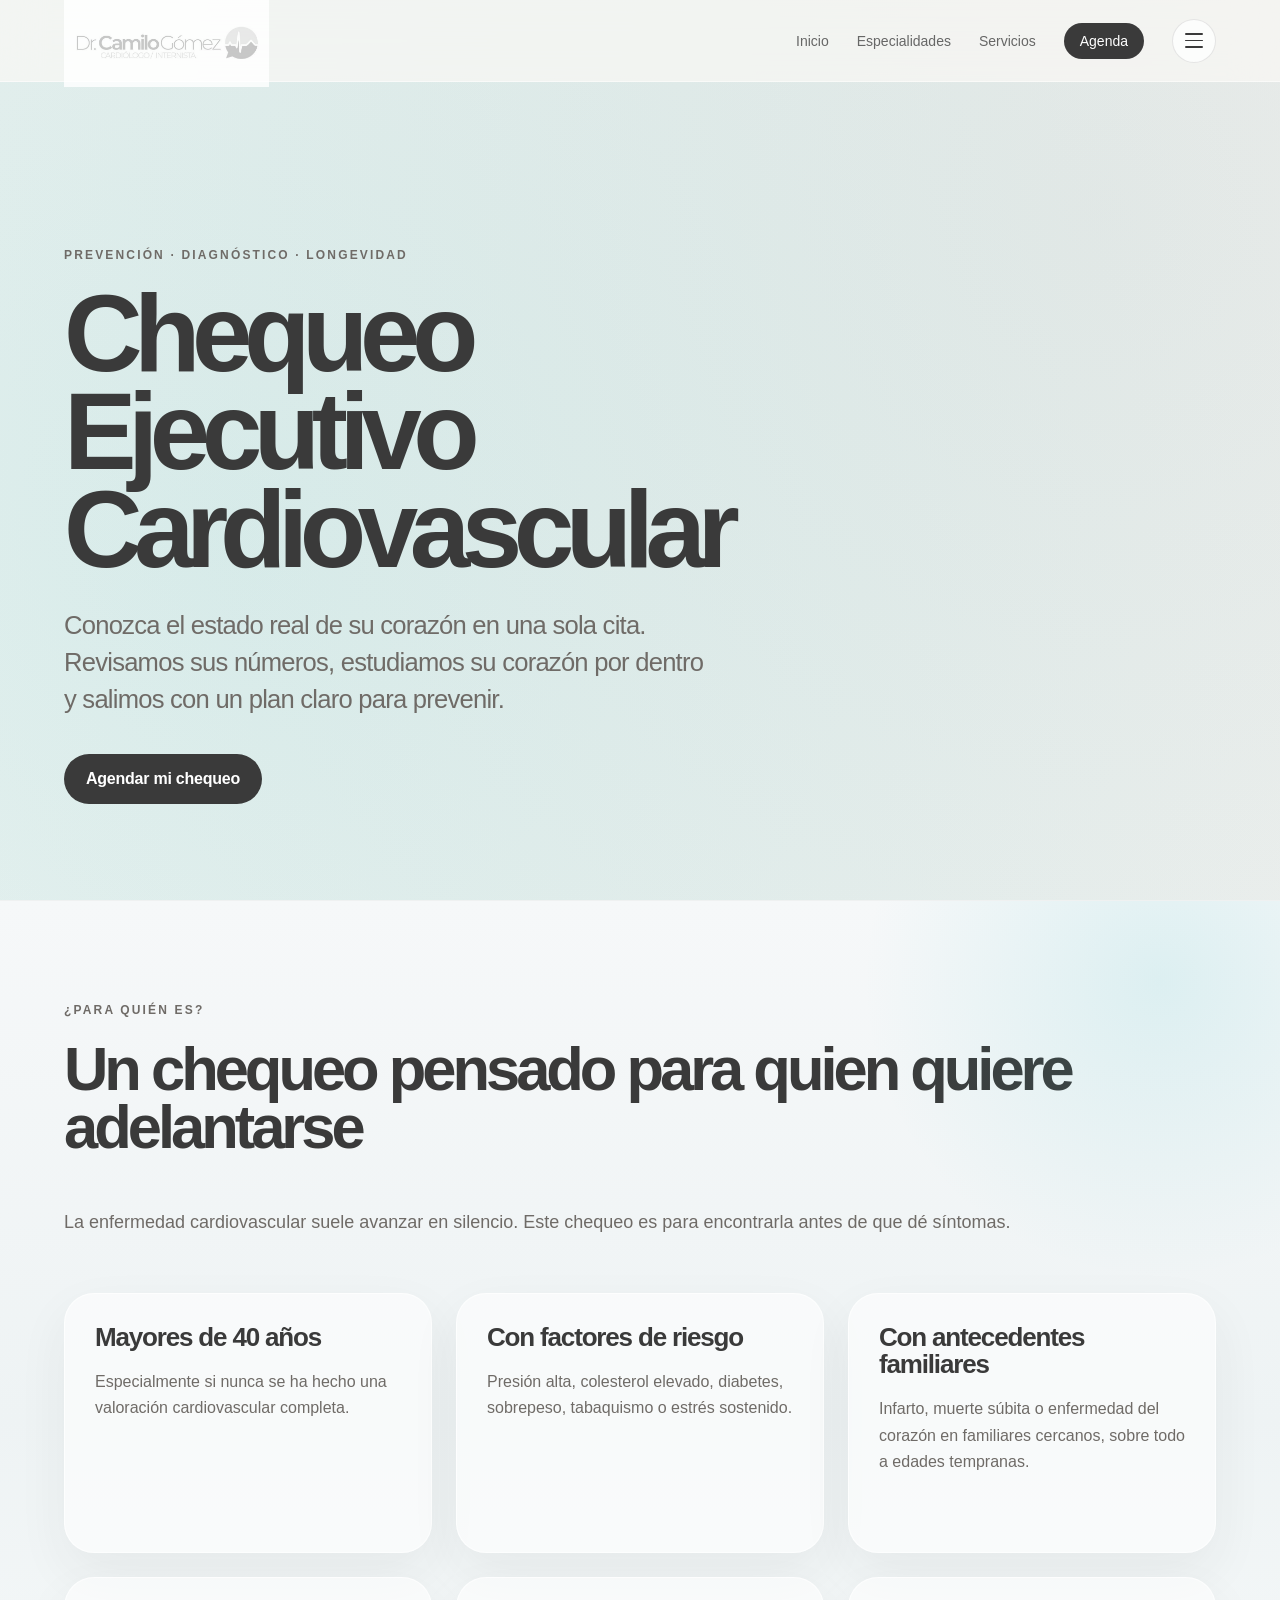
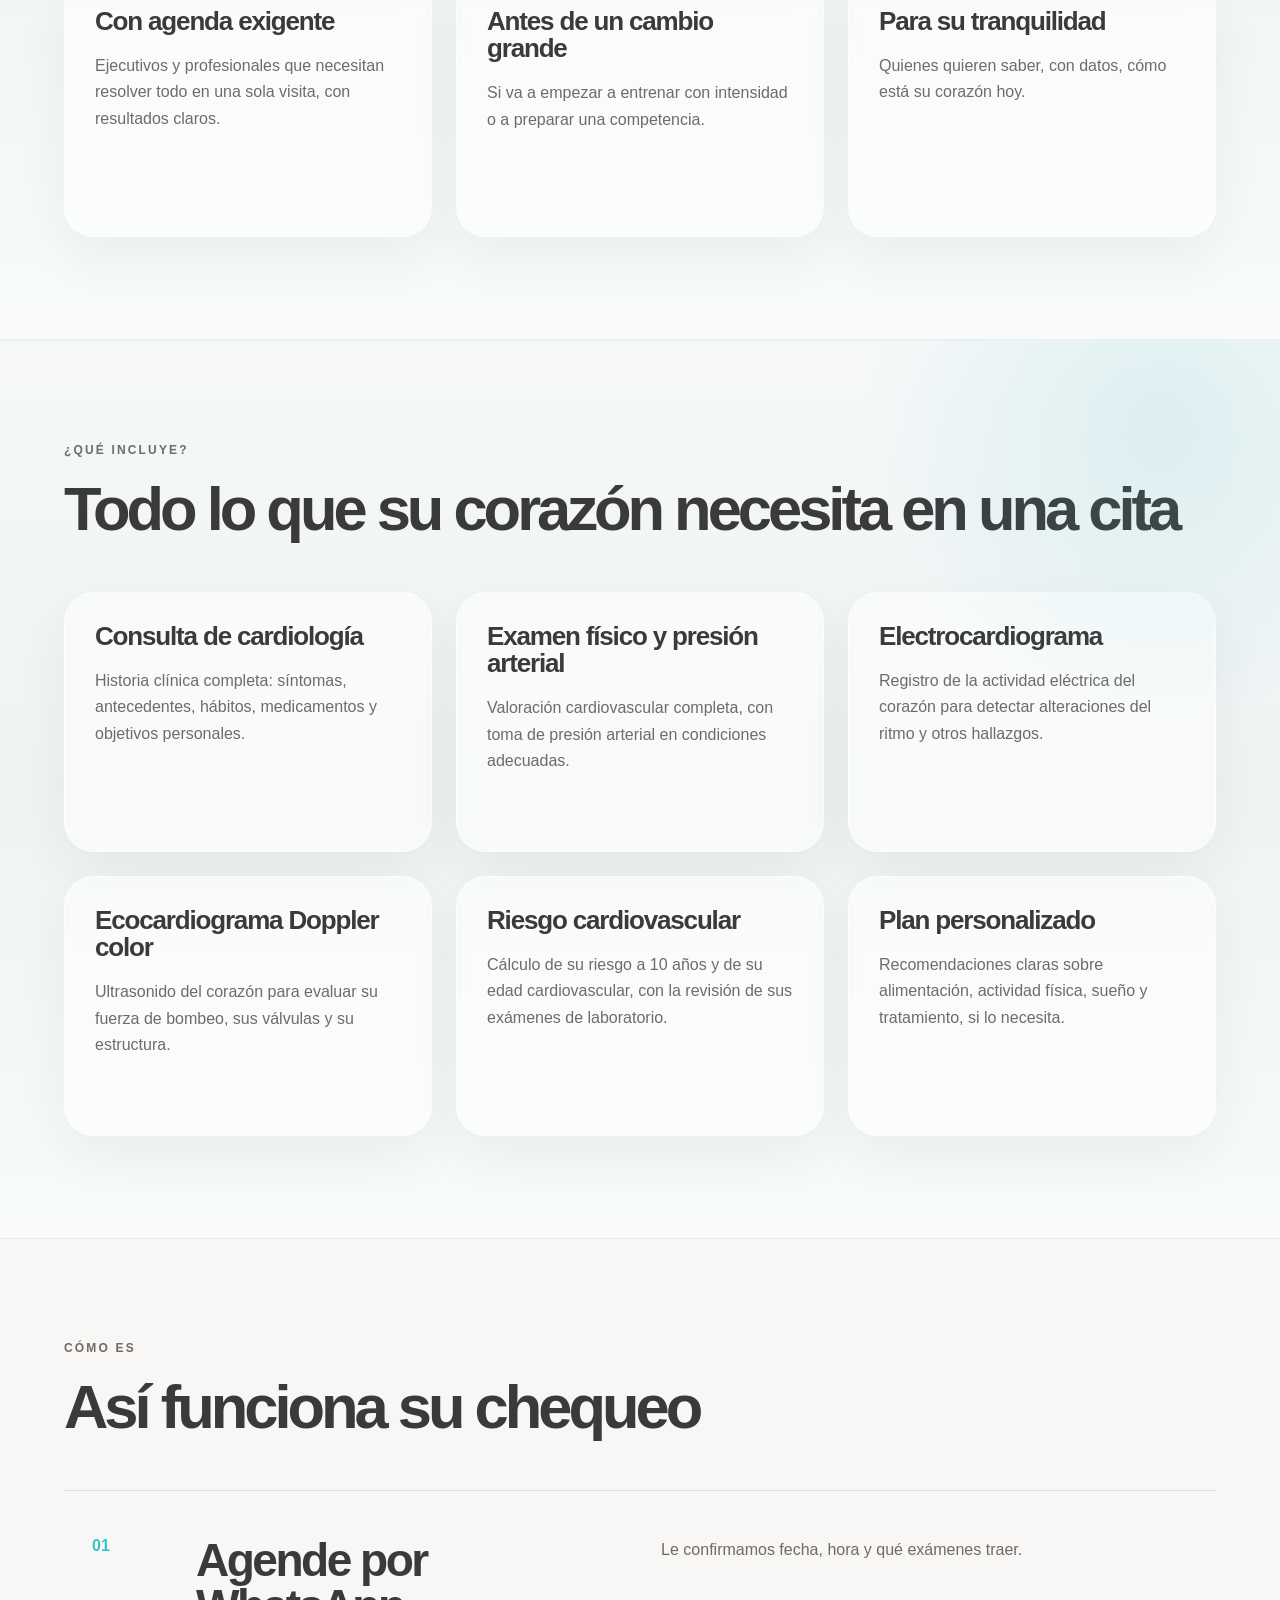
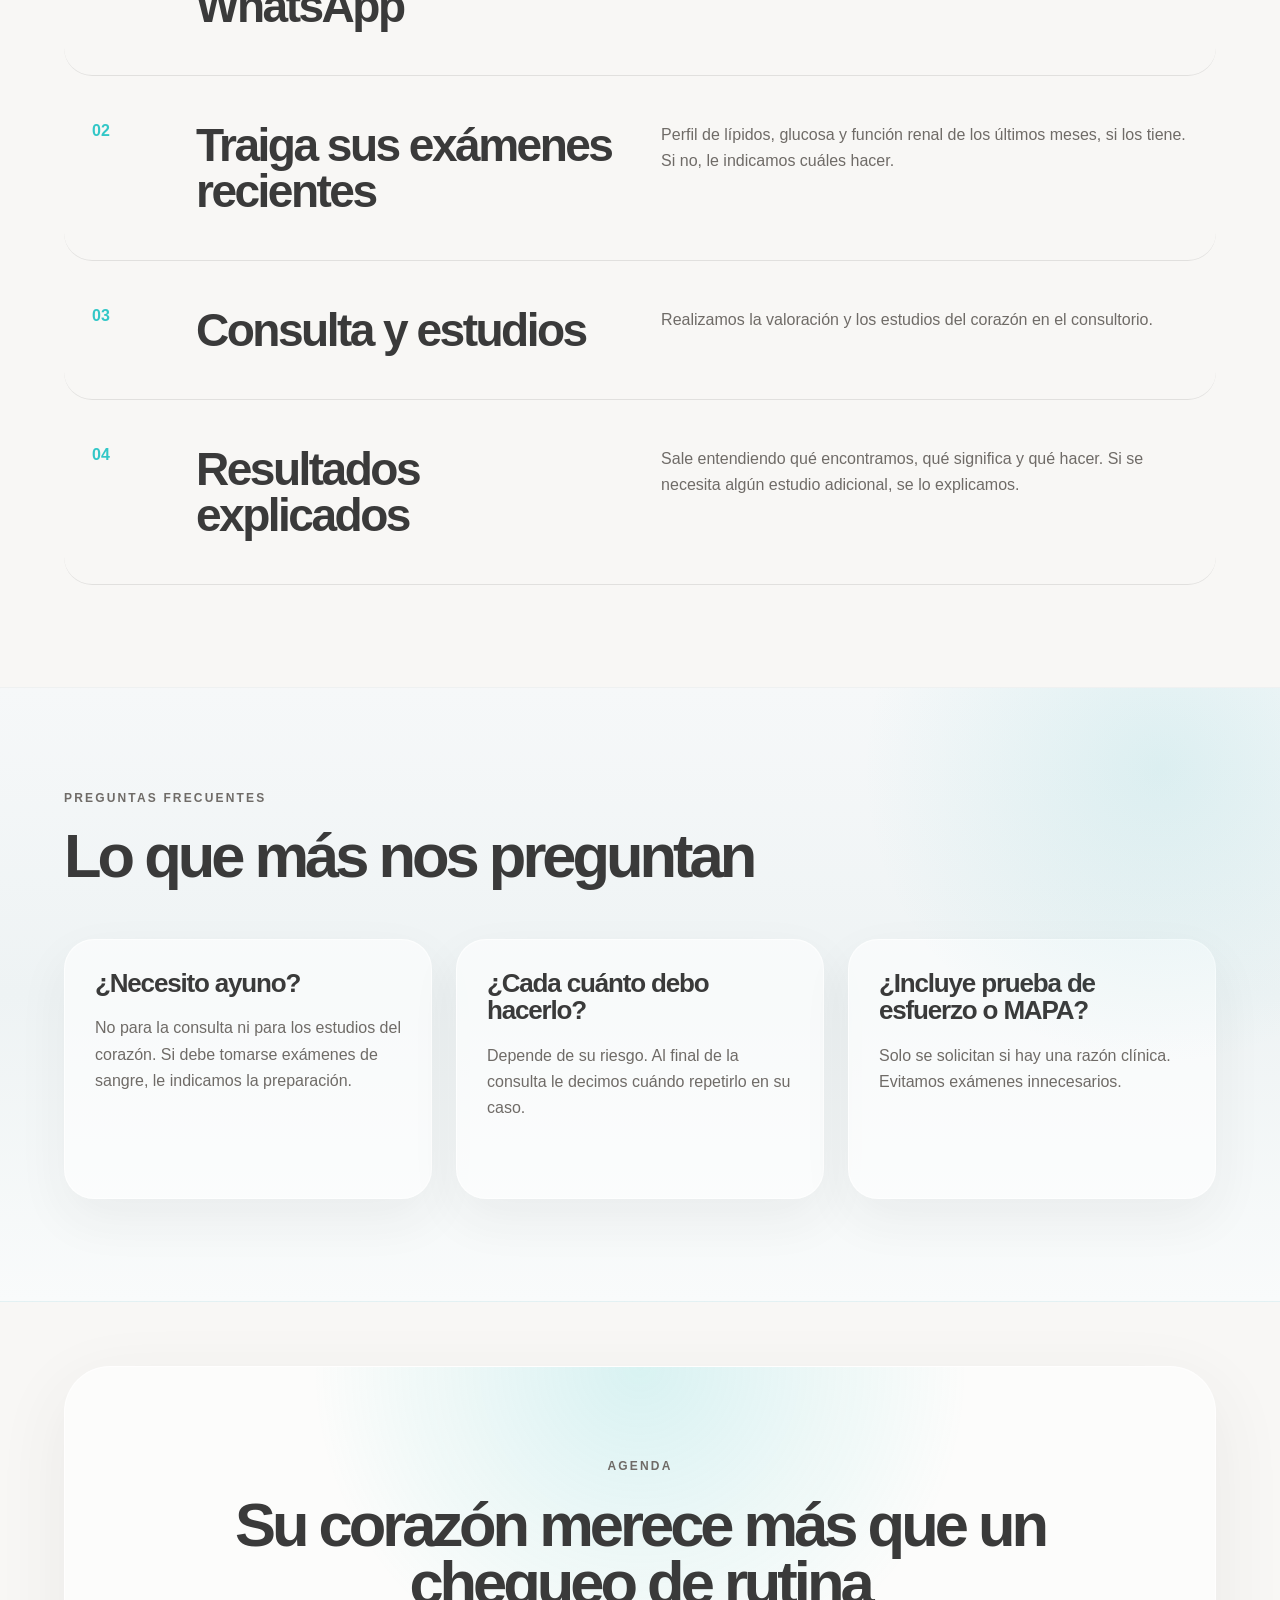
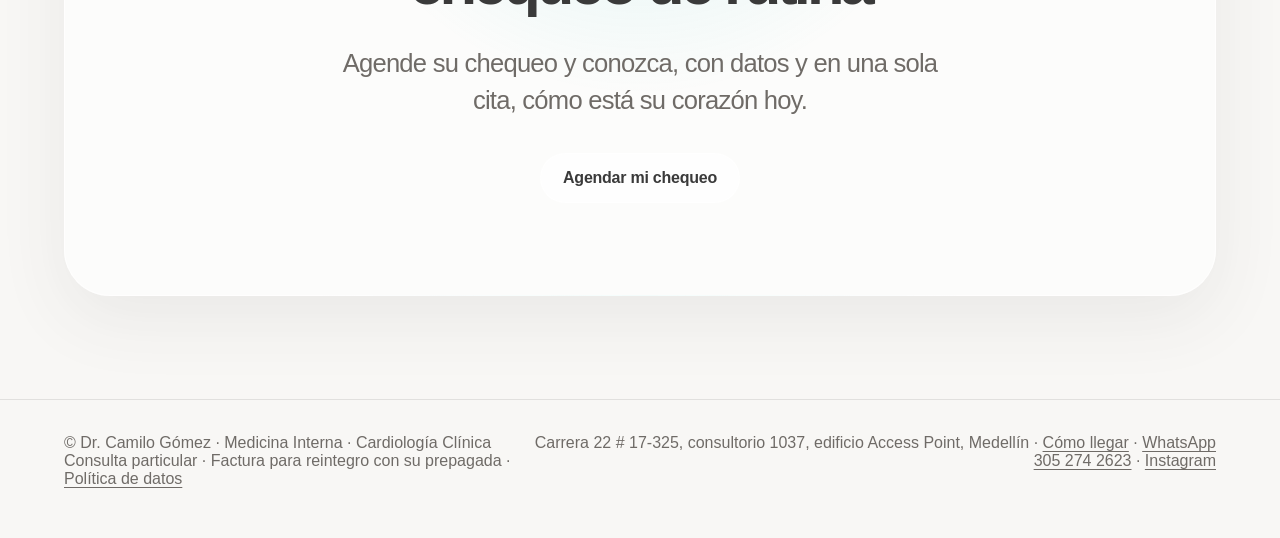
<file: chequeo-cardiovascular-medellin.html>
<!DOCTYPE html>
<html lang="es">
<head>
<!-- Google Tag Manager -->
<script>(function(w,d,s,l,i){w[l]=w[l]||[];w[l].push({'gtm.start':
new Date().getTime(),event:'gtm.js'});var f=d.getElementsByTagName(s)[0],
j=d.createElement(s),dl=l!='dataLayer'?'&l='+l:'';j.async=true;j.src=
'https://www.googletagmanager.com/gtm.js?id='+i+dl;f.parentNode.insertBefore(j,f);
})(window,document,'script','dataLayer','GTM-WDCKLDJL');</script>
<!-- End Google Tag Manager -->
  <meta charset="UTF-8">
  <meta name="viewport" content="width=device-width, initial-scale=1.0">
  <title>Chequeo Ejecutivo Cardiovascular en Medellín | Dr. Camilo Gómez</title>
  <meta name="description" content="Chequeo ejecutivo cardiovascular en Medellín con el Dr. Camilo Gómez, cardiólogo clínico: consulta, electrocardiograma, ecocardiograma, riesgo cardiovascular y plan personalizado.">
  <link rel="canonical" href="https://www.drcamilogomez.com/chequeo-cardiovascular-medellin">
  <link rel="icon" href="/assets/isotipo-grafito.jpg">
  <meta property="og:type" content="website">
  <meta property="og:locale" content="es_CO">
  <meta property="og:title" content="Chequeo Ejecutivo Cardiovascular en Medellín | Dr. Camilo Gómez">
  <meta property="og:description" content="Chequeo ejecutivo cardiovascular en Medellín con el Dr. Camilo Gómez, cardiólogo clínico: consulta, electrocardiograma, ecocardiograma, riesgo cardiovascular y plan personalizado.">
  <meta property="og:url" content="https://www.drcamilogomez.com/chequeo-cardiovascular-medellin">
  <meta property="og:image" content="https://www.drcamilogomez.com/assets/camilo-traje.jpg">
  <link rel="stylesheet" href="/styles.css?v=20261009g">
</head>
<body>
<!-- Google Tag Manager (noscript) -->
<noscript><iframe src="https://www.googletagmanager.com/ns.html?id=GTM-WDCKLDJL"
height="0" width="0" style="display:none;visibility:hidden"></iframe></noscript>
<!-- End Google Tag Manager (noscript) -->
<header class="nav">
  <a href="/" class="brand">
    <img src="/assets/logo-grafito.jpg" alt="Dr. Camilo Gómez">
  </a>
  <nav class="desktop-nav">
    <a href="/">Inicio</a>
    <a href="/#especialidades">Especialidades</a>
    <a href="/#servicios">Servicios</a>
    <a class="nav-cta" href="https://wa.me/573052742623?text=Hola%20Dr.%20Camilo%2C%20quiero%20agendar%20el%20Chequeo%20Ejecutivo%20Cardiovascular." target="_blank" rel="noopener">Agenda</a>
  </nav>
</header>

<main>
<section class="hero" style="padding-top:160px;">
  <div class="hero-copy">
    <p class="eyebrow">Prevención · Diagnóstico · Longevidad</p>
    <h1>Chequeo Ejecutivo Cardiovascular</h1>
    <p class="lead">Conozca el estado real de su corazón en una sola cita. Revisamos sus números, estudiamos su corazón por dentro y salimos con un plan claro para prevenir.</p>
    <div class="hero-actions">
      <a href="https://wa.me/573052742623?text=Hola%20Dr.%20Camilo%2C%20quiero%20agendar%20el%20Chequeo%20Ejecutivo%20Cardiovascular." class="btn primary" target="_blank" rel="noopener">Agendar mi chequeo</a>
    </div>
  </div>
</section>

<section class="leadership">
  <div class="section-head">
    <p class="eyebrow">¿Para quién es?</p>
    <h2>Un chequeo pensado para quien quiere adelantarse</h2>
    <p>La enfermedad cardiovascular suele avanzar en silencio. Este chequeo es para encontrarla antes de que dé síntomas.</p>
  </div>
  <div class="leadership-grid">
    <article class="info-card">
      <h3>Mayores de 40 años</h3>
      <p>Especialmente si nunca se ha hecho una valoración cardiovascular completa.</p>
    </article>
    <article class="info-card">
      <h3>Con factores de riesgo</h3>
      <p>Presión alta, colesterol elevado, diabetes, sobrepeso, tabaquismo o estrés sostenido.</p>
    </article>
    <article class="info-card">
      <h3>Con antecedentes familiares</h3>
      <p>Infarto, muerte súbita o enfermedad del corazón en familiares cercanos, sobre todo a edades tempranas.</p>
    </article>
    <article class="info-card">
      <h3>Con agenda exigente</h3>
      <p>Ejecutivos y profesionales que necesitan resolver todo en una sola visita, con resultados claros.</p>
    </article>
    <article class="info-card">
      <h3>Antes de un cambio grande</h3>
      <p>Si va a empezar a entrenar con intensidad o a preparar una competencia.</p>
    </article>
    <article class="info-card">
      <h3>Para su tranquilidad</h3>
      <p>Quienes quieren saber, con datos, cómo está su corazón hoy.</p>
    </article>
  </div>
</section>

<section class="leadership">
  <div class="section-head">
    <p class="eyebrow">¿Qué incluye?</p>
    <h2>Todo lo que su corazón necesita en una cita</h2>
  </div>
  <div class="leadership-grid">
    <article class="info-card">
      <h3>Consulta de cardiología</h3>
      <p>Historia clínica completa: síntomas, antecedentes, hábitos, medicamentos y objetivos personales.</p>
    </article>
    <article class="info-card">
      <h3>Examen físico y presión arterial</h3>
      <p>Valoración cardiovascular completa, con toma de presión arterial en condiciones adecuadas.</p>
    </article>
    <article class="info-card">
      <h3>Electrocardiograma</h3>
      <p>Registro de la actividad eléctrica del corazón para detectar alteraciones del ritmo y otros hallazgos.</p>
    </article>
    <article class="info-card">
      <h3>Ecocardiograma Doppler color</h3>
      <p>Ultrasonido del corazón para evaluar su fuerza de bombeo, sus válvulas y su estructura.</p>
    </article>
    <article class="info-card">
      <h3>Riesgo cardiovascular</h3>
      <p>Cálculo de su riesgo a 10 años y de su edad cardiovascular, con la revisión de sus exámenes de laboratorio.</p>
    </article>
    <article class="info-card">
      <h3>Plan personalizado</h3>
      <p>Recomendaciones claras sobre alimentación, actividad física, sueño y tratamiento, si lo necesita.</p>
    </article>
  </div>
</section>

<section class="specialties">
  <div class="section-head">
    <p class="eyebrow">Cómo es</p>
    <h2>Así funciona su chequeo</h2>
  </div>
  <div class="specialty-list">
    <article class="specialty">
      <span>01</span>
      <h3>Agende por WhatsApp</h3>
      <p>Le confirmamos fecha, hora y qué exámenes traer.</p>
    </article>
    <article class="specialty">
      <span>02</span>
      <h3>Traiga sus exámenes recientes</h3>
      <p>Perfil de lípidos, glucosa y función renal de los últimos meses, si los tiene. Si no, le indicamos cuáles hacer.</p>
    </article>
    <article class="specialty">
      <span>03</span>
      <h3>Consulta y estudios</h3>
      <p>Realizamos la valoración y los estudios del corazón en el consultorio.</p>
    </article>
    <article class="specialty">
      <span>04</span>
      <h3>Resultados explicados</h3>
      <p>Sale entendiendo qué encontramos, qué significa y qué hacer. Si se necesita algún estudio adicional, se lo explicamos.</p>
    </article>
  </div>
</section>

<section class="leadership">
  <div class="section-head">
    <p class="eyebrow">Preguntas frecuentes</p>
    <h2>Lo que más nos preguntan</h2>
  </div>
  <div class="leadership-grid">
    <article class="info-card">
      <h3>¿Necesito ayuno?</h3>
      <p>No para la consulta ni para los estudios del corazón. Si debe tomarse exámenes de sangre, le indicamos la preparación.</p>
    </article>
    <article class="info-card">
      <h3>¿Cada cuánto debo hacerlo?</h3>
      <p>Depende de su riesgo. Al final de la consulta le decimos cuándo repetirlo en su caso.</p>
    </article>
    <article class="info-card">
      <h3>¿Incluye prueba de esfuerzo o MAPA?</h3>
      <p>Solo se solicitan si hay una razón clínica. Evitamos exámenes innecesarios.</p>
    </article>
  </div>
</section>

<section class="final-cta">
  <p class="eyebrow">Agenda</p>
  <h2>Su corazón merece más que un chequeo de rutina</h2>
  <p class="lead" style="max-width:640px;margin:0 auto 34px;color:var(--soft)">Agende su chequeo y conozca, con datos y en una sola cita, cómo está su corazón hoy.</p>
  <a href="https://wa.me/573052742623?text=Hola%20Dr.%20Camilo%2C%20quiero%20agendar%20el%20Chequeo%20Ejecutivo%20Cardiovascular." class="btn secondary" target="_blank" rel="noopener">Agendar mi chequeo</a>
</section>
</main>

<footer class="footer">
  <p>© Dr. Camilo Gómez · Medicina Interna · Cardiología Clínica<br>Consulta particular · Factura para reintegro con su prepagada · <a href="/politica-de-datos">Política de datos</a></p>
  <p>Carrera 22 # 17-325, consultorio 1037, edificio Access Point, Medellín · <a href="https://www.google.com/maps/search/?api=1&query=Dr%20Camilo%20G%C3%B3mez%20Cardi%C3%B3logo%2C%20Medell%C3%ADn" target="_blank" rel="noopener">Cómo llegar</a> · <a href="https://wa.me/573052742623?text=Hola%20Dr.%20Camilo%2C%20vengo%20de%20su%20p%C3%A1gina%20web." target="_blank" rel="noopener">WhatsApp 305 274 2623</a> · <a href="https://www.instagram.com/cardiologocamilogomez/" target="_blank" rel="noopener">Instagram</a></p>
</footer>
<script src="/menu.js?v=20261009g" defer></script>
</body>
</html>
</file>
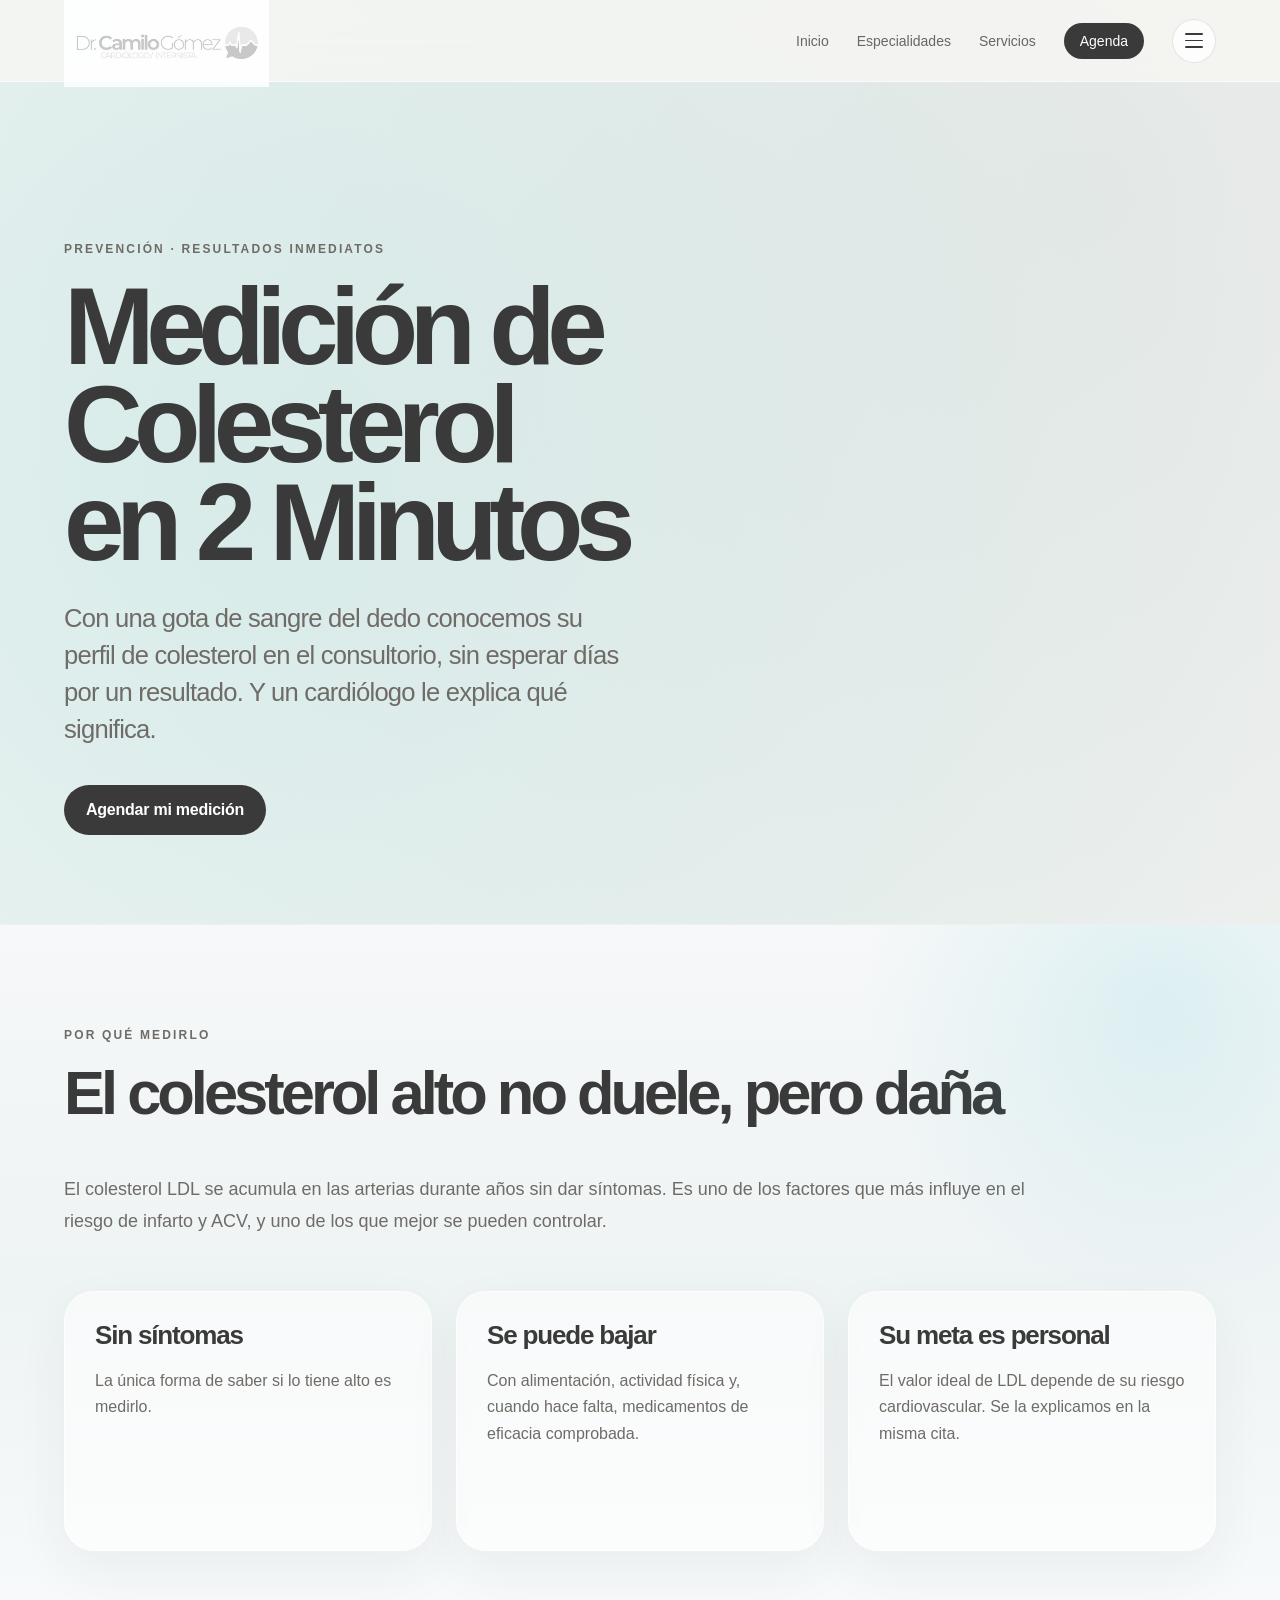
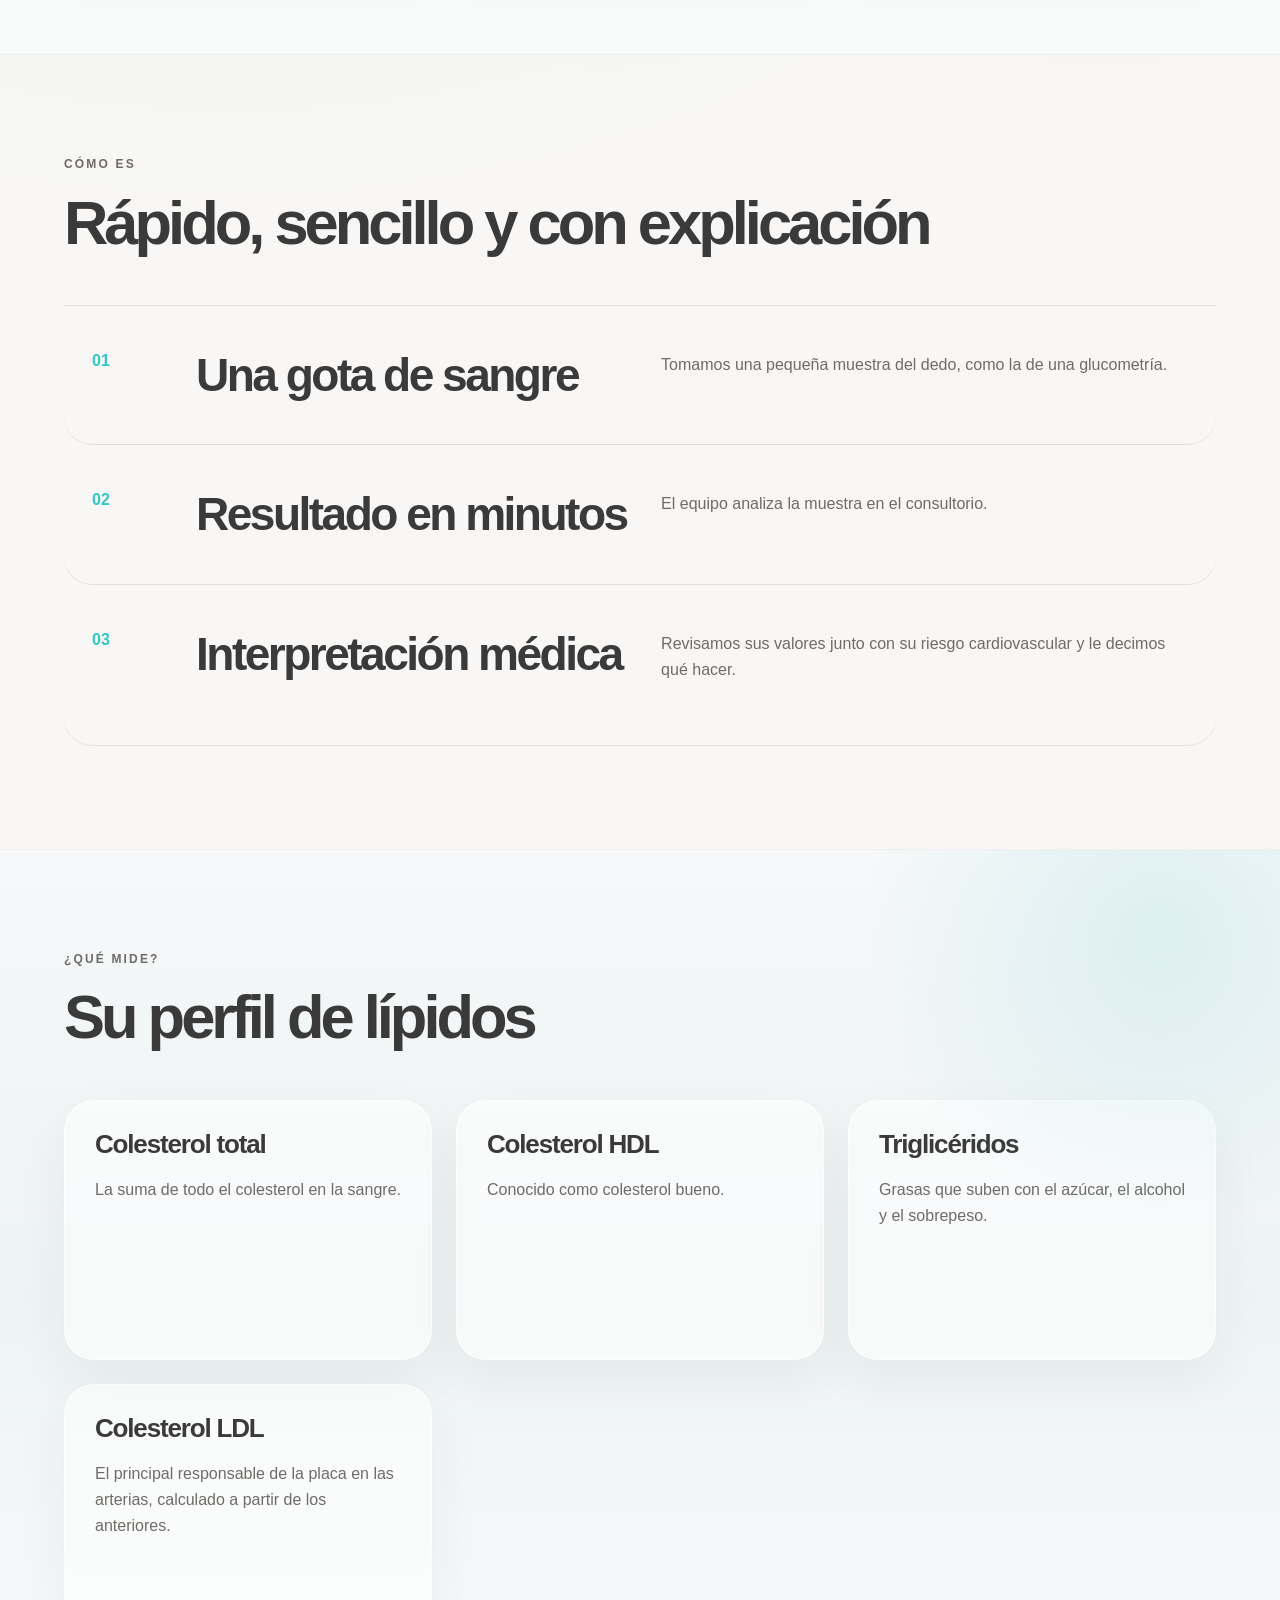
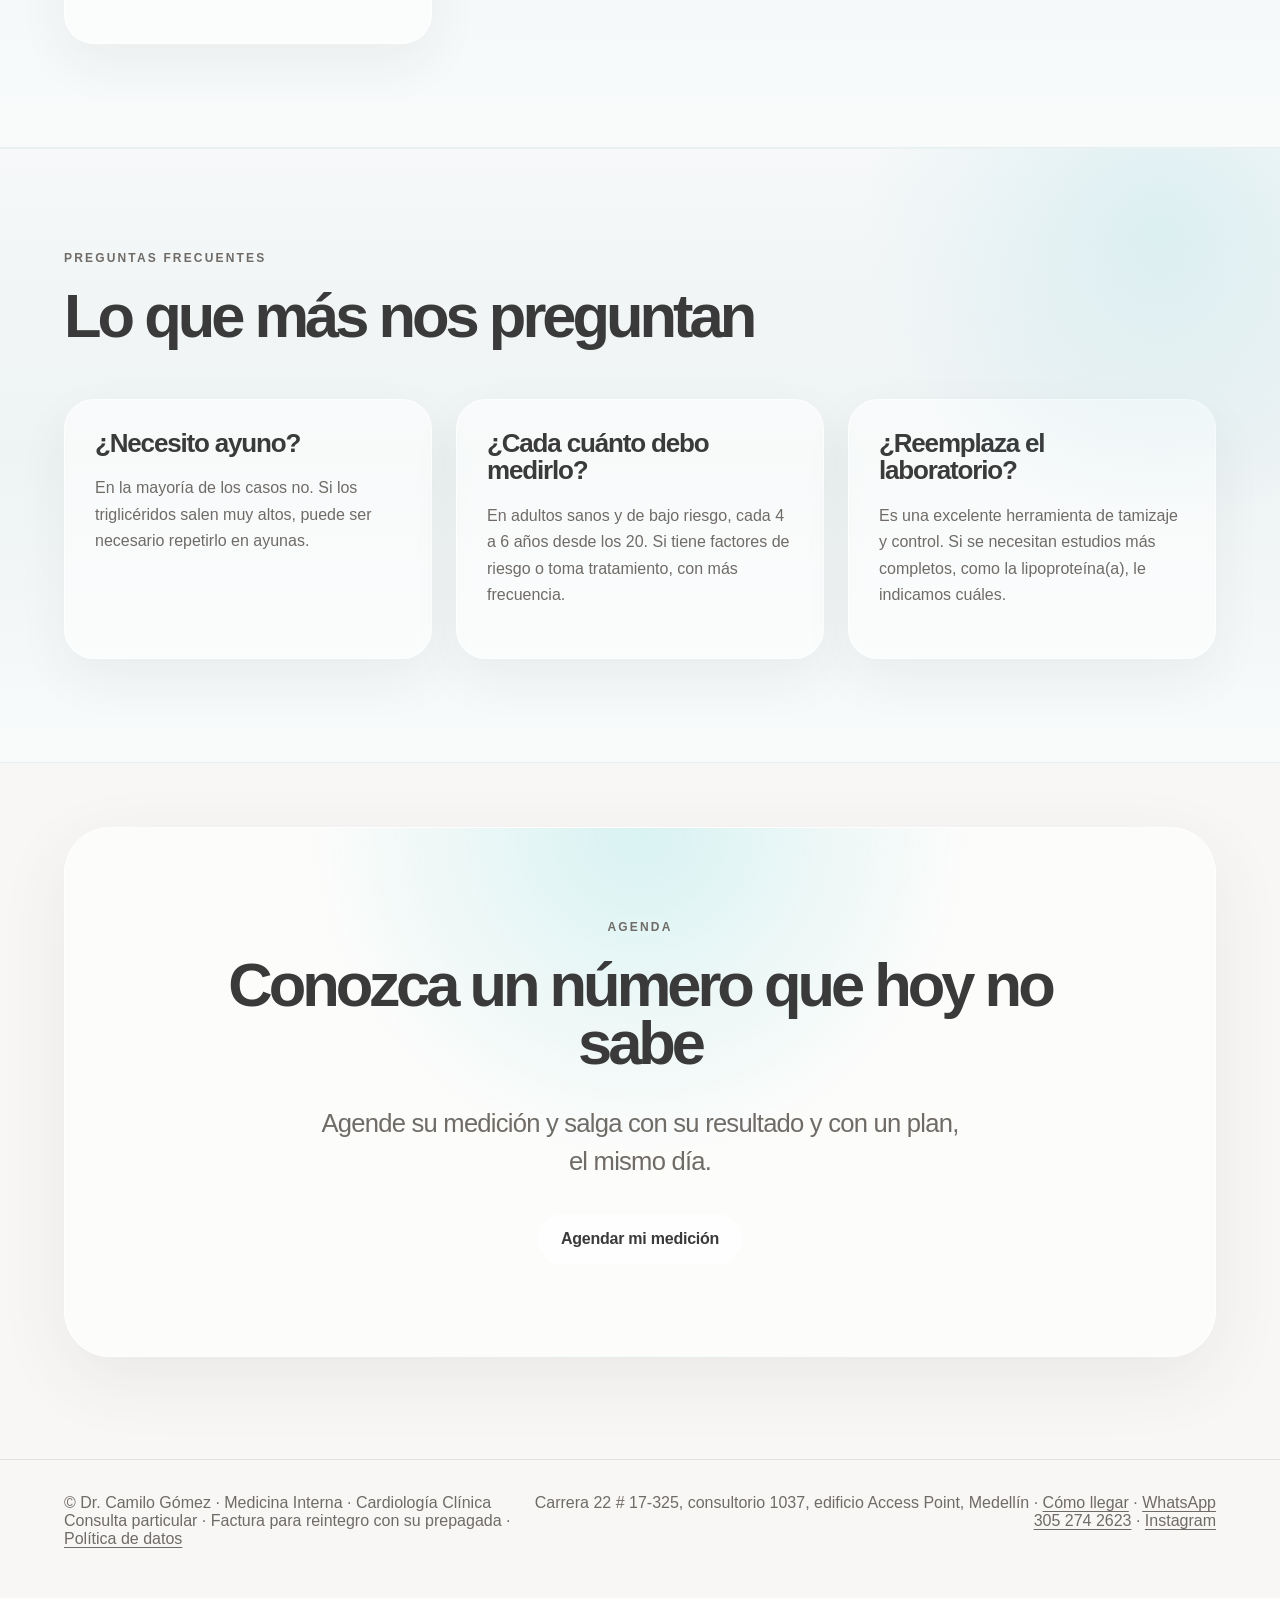
<file: colesterol-en-2-minutos-medellin.html>
<!DOCTYPE html>
<html lang="es">
<head>
<!-- Google Tag Manager -->
<script>(function(w,d,s,l,i){w[l]=w[l]||[];w[l].push({'gtm.start':
new Date().getTime(),event:'gtm.js'});var f=d.getElementsByTagName(s)[0],
j=d.createElement(s),dl=l!='dataLayer'?'&l='+l:'';j.async=true;j.src=
'https://www.googletagmanager.com/gtm.js?id='+i+dl;f.parentNode.insertBefore(j,f);
})(window,document,'script','dataLayer','GTM-WDCKLDJL');</script>
<!-- End Google Tag Manager -->
  <meta charset="UTF-8">
  <meta name="viewport" content="width=device-width, initial-scale=1.0">
  <title>Medición de Colesterol en 2 Minutos en Medellín | Dr. Camilo Gómez</title>
  <meta name="description" content="Mida su colesterol en minutos en Medellín con una gota de sangre del dedo, con interpretación del Dr. Camilo Gómez, cardiólogo clínico.">
  <link rel="canonical" href="https://www.drcamilogomez.com/colesterol-en-2-minutos-medellin">
  <link rel="icon" href="/assets/isotipo-grafito.jpg">
  <meta property="og:type" content="website">
  <meta property="og:locale" content="es_CO">
  <meta property="og:title" content="Medición de Colesterol en 2 Minutos en Medellín | Dr. Camilo Gómez">
  <meta property="og:description" content="Mida su colesterol en minutos en Medellín con una gota de sangre del dedo, con interpretación del Dr. Camilo Gómez, cardiólogo clínico.">
  <meta property="og:url" content="https://www.drcamilogomez.com/colesterol-en-2-minutos-medellin">
  <meta property="og:image" content="https://www.drcamilogomez.com/assets/camilo-traje.jpg">
  <link rel="stylesheet" href="/styles.css?v=20261009g">
</head>
<body>
<!-- Google Tag Manager (noscript) -->
<noscript><iframe src="https://www.googletagmanager.com/ns.html?id=GTM-WDCKLDJL"
height="0" width="0" style="display:none;visibility:hidden"></iframe></noscript>
<!-- End Google Tag Manager (noscript) -->
<header class="nav">
  <a href="/" class="brand">
    <img src="/assets/logo-grafito.jpg" alt="Dr. Camilo Gómez">
  </a>
  <nav class="desktop-nav">
    <a href="/">Inicio</a>
    <a href="/#especialidades">Especialidades</a>
    <a href="/#servicios">Servicios</a>
    <a class="nav-cta" href="https://wa.me/573052742623?text=Hola%20Dr.%20Camilo%2C%20quiero%20agendar%20la%20medici%C3%B3n%20de%20colesterol%20en%202%20minutos." target="_blank" rel="noopener">Agenda</a>
  </nav>
</header>

<main>
<section class="hero" style="padding-top:160px;">
  <div class="hero-copy">
    <p class="eyebrow">Prevención · Resultados inmediatos</p>
    <h1>Medición de Colesterol en 2 Minutos</h1>
    <p class="lead">Con una gota de sangre del dedo conocemos su perfil de colesterol en el consultorio, sin esperar días por un resultado. Y un cardiólogo le explica qué significa.</p>
    <div class="hero-actions">
      <a href="https://wa.me/573052742623?text=Hola%20Dr.%20Camilo%2C%20quiero%20agendar%20la%20medici%C3%B3n%20de%20colesterol%20en%202%20minutos." class="btn primary" target="_blank" rel="noopener">Agendar mi medición</a>
    </div>
  </div>
</section>

<section class="leadership">
  <div class="section-head">
    <p class="eyebrow">Por qué medirlo</p>
    <h2>El colesterol alto no duele, pero daña</h2>
    <p>El colesterol LDL se acumula en las arterias durante años sin dar síntomas. Es uno de los factores que más influye en el riesgo de infarto y ACV, y uno de los que mejor se pueden controlar.</p>
  </div>
  <div class="leadership-grid">
    <article class="info-card">
      <h3>Sin síntomas</h3>
      <p>La única forma de saber si lo tiene alto es medirlo.</p>
    </article>
    <article class="info-card">
      <h3>Se puede bajar</h3>
      <p>Con alimentación, actividad física y, cuando hace falta, medicamentos de eficacia comprobada.</p>
    </article>
    <article class="info-card">
      <h3>Su meta es personal</h3>
      <p>El valor ideal de LDL depende de su riesgo cardiovascular. Se la explicamos en la misma cita.</p>
    </article>
  </div>
</section>

<section class="specialties">
  <div class="section-head">
    <p class="eyebrow">Cómo es</p>
    <h2>Rápido, sencillo y con explicación</h2>
  </div>
  <div class="specialty-list">
    <article class="specialty">
      <span>01</span>
      <h3>Una gota de sangre</h3>
      <p>Tomamos una pequeña muestra del dedo, como la de una glucometría.</p>
    </article>
    <article class="specialty">
      <span>02</span>
      <h3>Resultado en minutos</h3>
      <p>El equipo analiza la muestra en el consultorio.</p>
    </article>
    <article class="specialty">
      <span>03</span>
      <h3>Interpretación médica</h3>
      <p>Revisamos sus valores junto con su riesgo cardiovascular y le decimos qué hacer.</p>
    </article>
  </div>
</section>

<section class="leadership">
  <div class="section-head">
    <p class="eyebrow">¿Qué mide?</p>
    <h2>Su perfil de lípidos</h2>
  </div>
  <div class="leadership-grid">
    <article class="info-card">
      <h3>Colesterol total</h3>
      <p>La suma de todo el colesterol en la sangre.</p>
    </article>
    <article class="info-card">
      <h3>Colesterol HDL</h3>
      <p>Conocido como colesterol bueno.</p>
    </article>
    <article class="info-card">
      <h3>Triglicéridos</h3>
      <p>Grasas que suben con el azúcar, el alcohol y el sobrepeso.</p>
    </article>
    <article class="info-card">
      <h3>Colesterol LDL</h3>
      <p>El principal responsable de la placa en las arterias, calculado a partir de los anteriores.</p>
    </article>
  </div>
</section>

<section class="leadership">
  <div class="section-head">
    <p class="eyebrow">Preguntas frecuentes</p>
    <h2>Lo que más nos preguntan</h2>
  </div>
  <div class="leadership-grid">
    <article class="info-card">
      <h3>¿Necesito ayuno?</h3>
      <p>En la mayoría de los casos no. Si los triglicéridos salen muy altos, puede ser necesario repetirlo en ayunas.</p>
    </article>
    <article class="info-card">
      <h3>¿Cada cuánto debo medirlo?</h3>
      <p>En adultos sanos y de bajo riesgo, cada 4 a 6 años desde los 20. Si tiene factores de riesgo o toma tratamiento, con más frecuencia.</p>
    </article>
    <article class="info-card">
      <h3>¿Reemplaza el laboratorio?</h3>
      <p>Es una excelente herramienta de tamizaje y control. Si se necesitan estudios más completos, como la lipoproteína(a), le indicamos cuáles.</p>
    </article>
  </div>
</section>

<section class="final-cta">
  <p class="eyebrow">Agenda</p>
  <h2>Conozca un número que hoy no sabe</h2>
  <p class="lead" style="max-width:640px;margin:0 auto 34px;color:var(--soft)">Agende su medición y salga con su resultado y con un plan, el mismo día.</p>
  <a href="https://wa.me/573052742623?text=Hola%20Dr.%20Camilo%2C%20quiero%20agendar%20la%20medici%C3%B3n%20de%20colesterol%20en%202%20minutos." class="btn secondary" target="_blank" rel="noopener">Agendar mi medición</a>
</section>
</main>

<footer class="footer">
  <p>© Dr. Camilo Gómez · Medicina Interna · Cardiología Clínica<br>Consulta particular · Factura para reintegro con su prepagada · <a href="/politica-de-datos">Política de datos</a></p>
  <p>Carrera 22 # 17-325, consultorio 1037, edificio Access Point, Medellín · <a href="https://www.google.com/maps/search/?api=1&query=Dr%20Camilo%20G%C3%B3mez%20Cardi%C3%B3logo%2C%20Medell%C3%ADn" target="_blank" rel="noopener">Cómo llegar</a> · <a href="https://wa.me/573052742623?text=Hola%20Dr.%20Camilo%2C%20vengo%20de%20su%20p%C3%A1gina%20web." target="_blank" rel="noopener">WhatsApp 305 274 2623</a> · <a href="https://www.instagram.com/cardiologocamilogomez/" target="_blank" rel="noopener">Instagram</a></p>
</footer>
<script src="/menu.js?v=20261009g" defer></script>
</body>
</html>
</file>
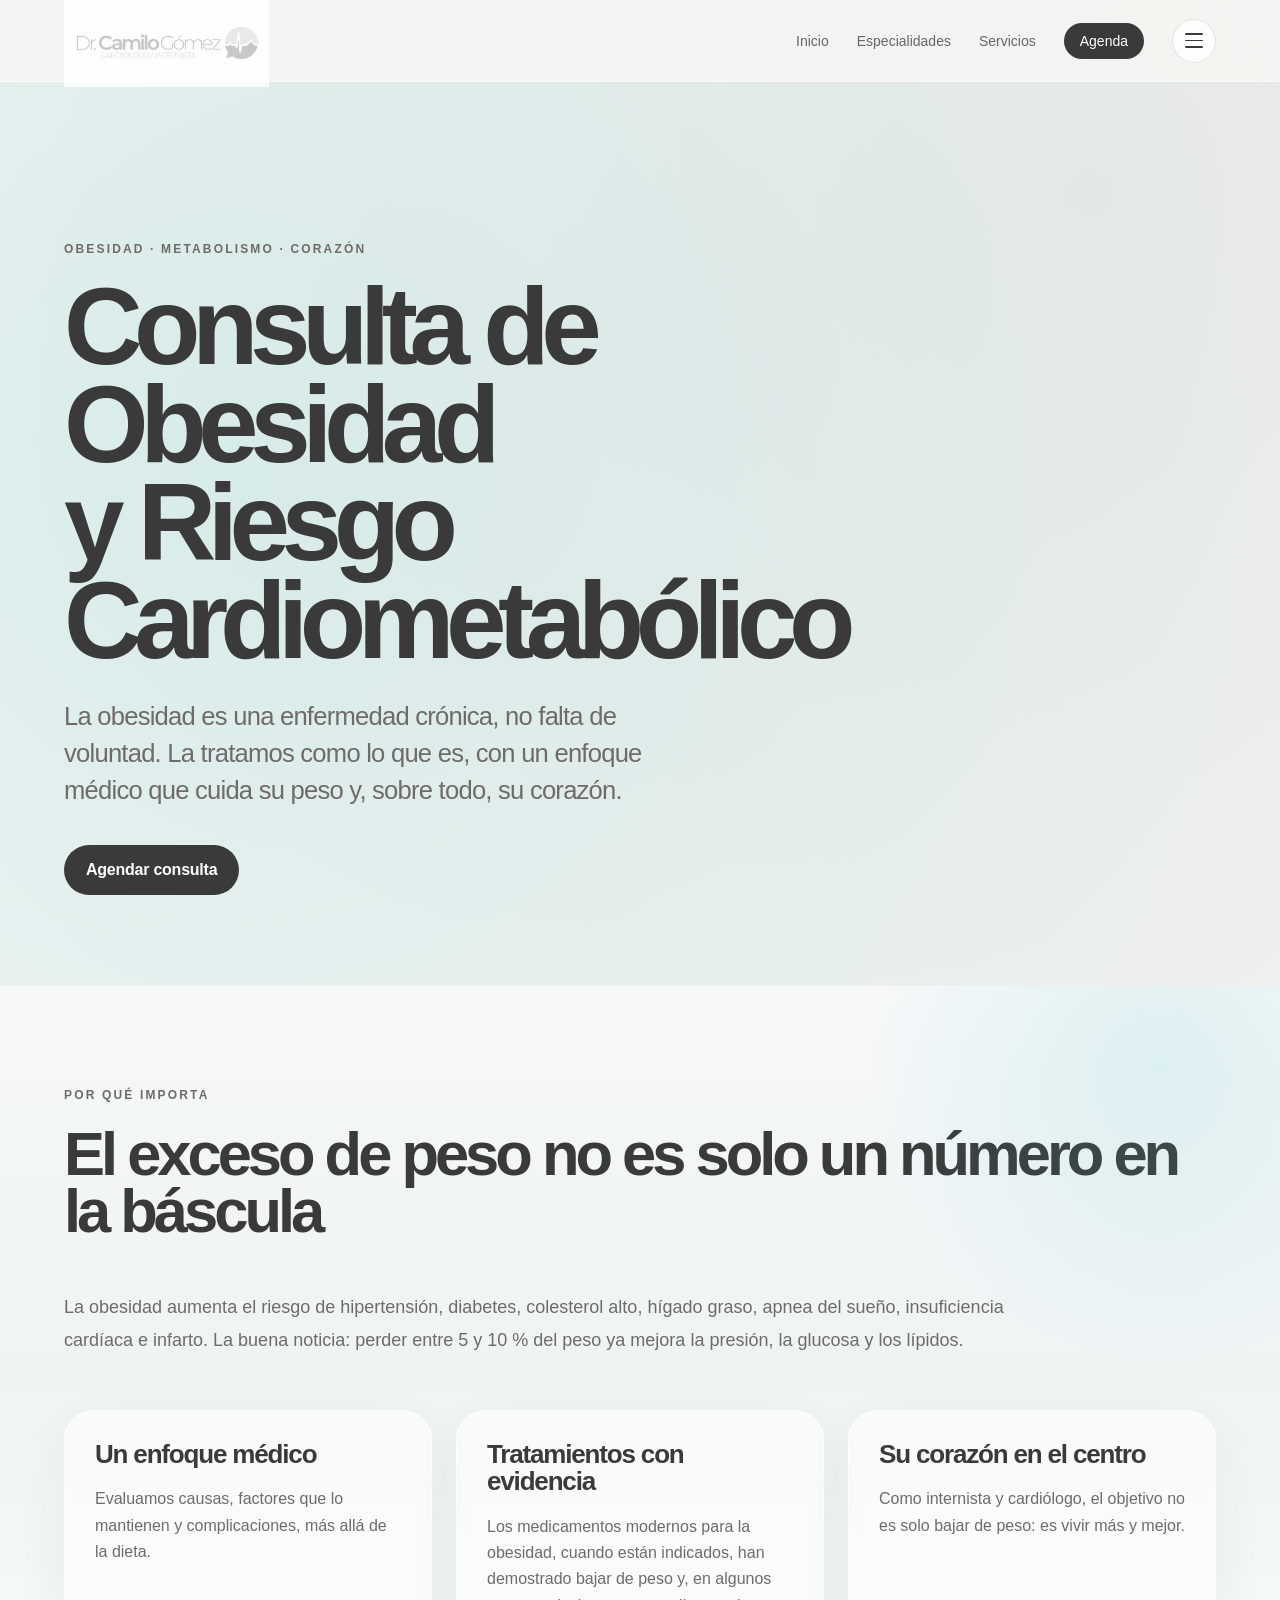
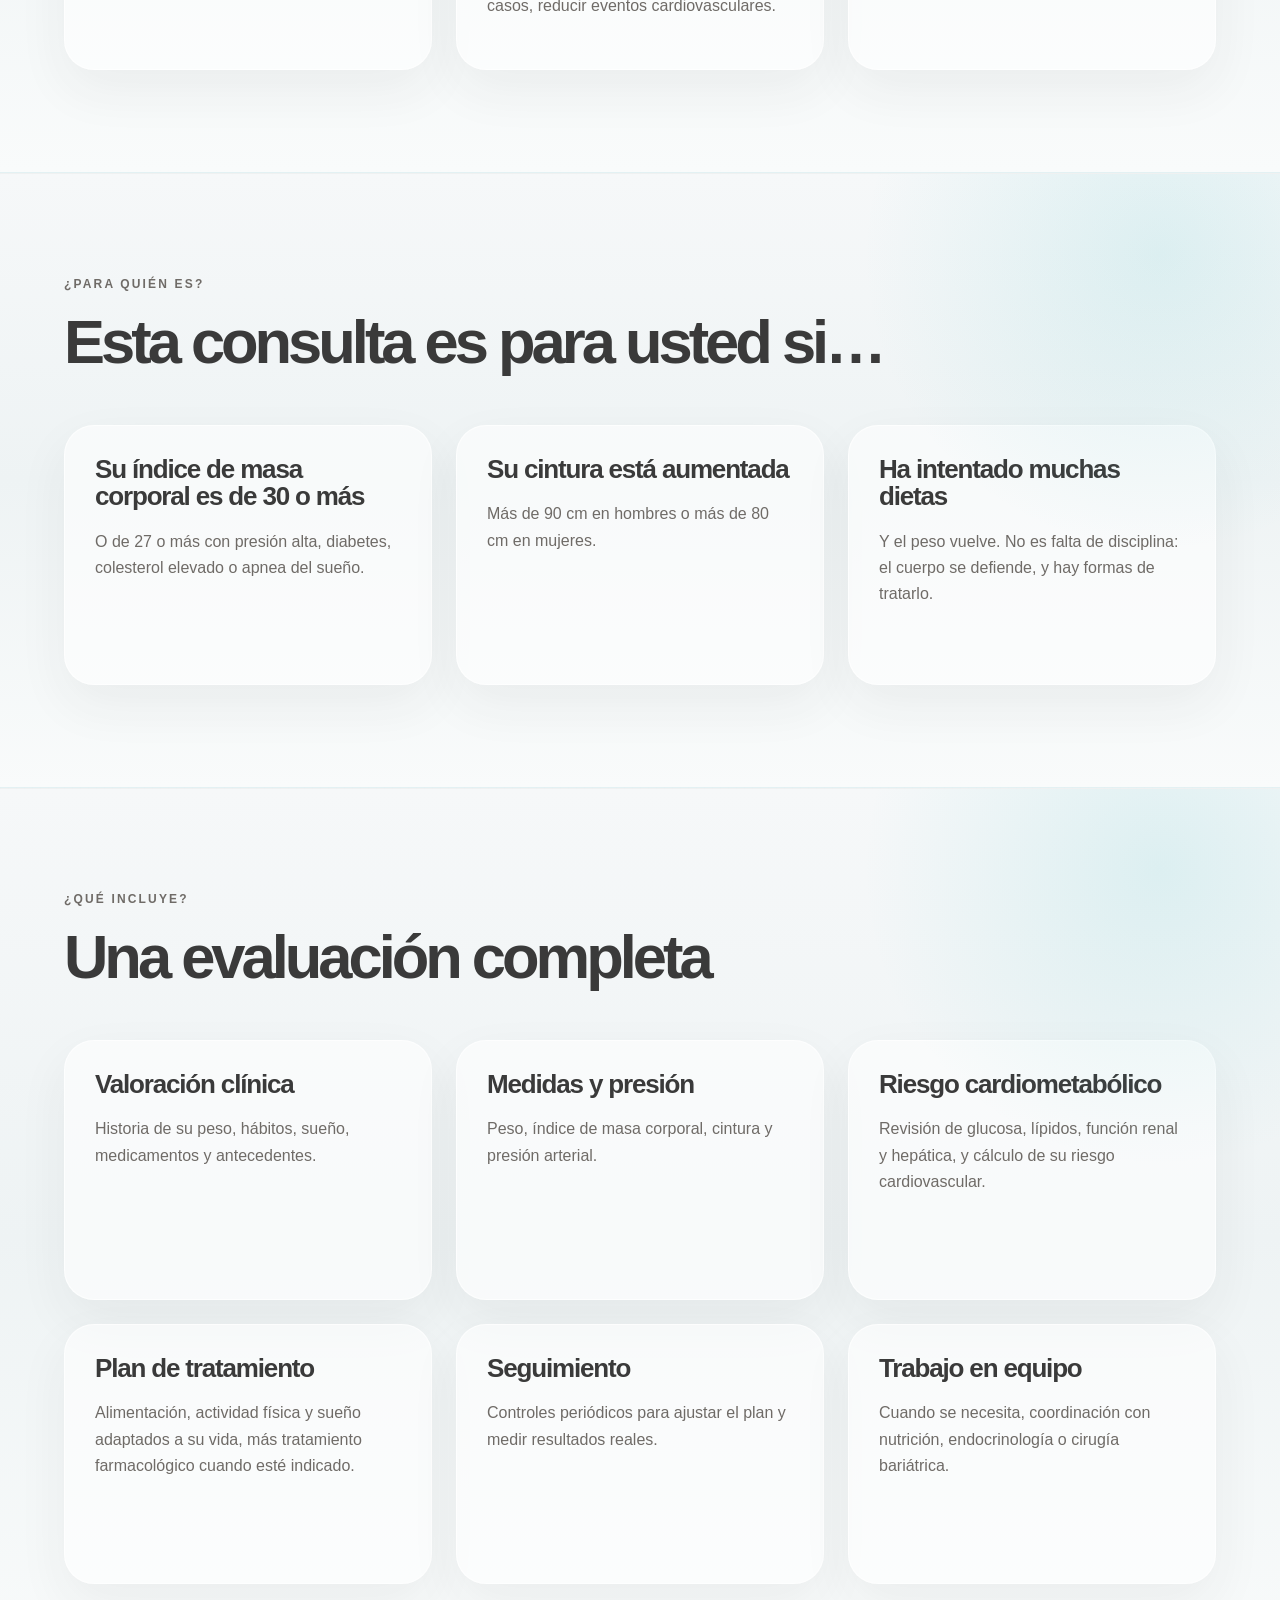
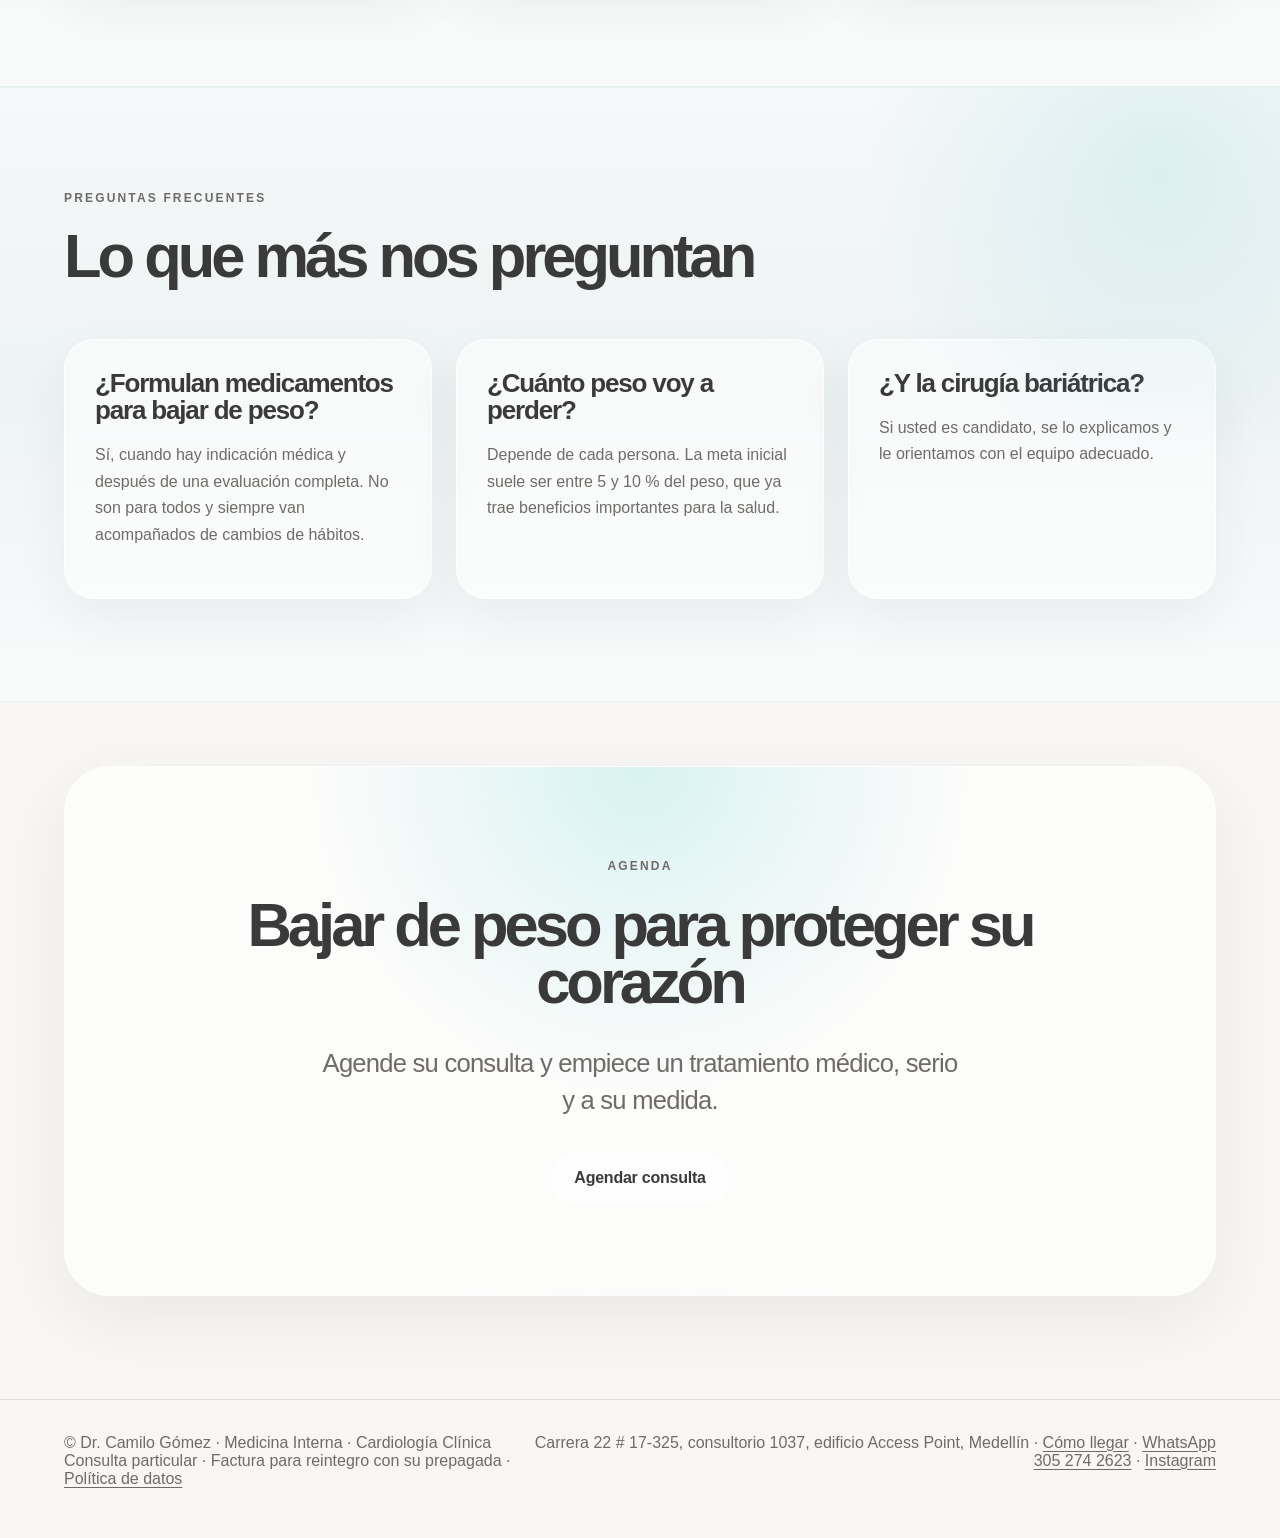
<file: consulta-obesidad-medellin.html>
<!DOCTYPE html>
<html lang="es">
<head>
<!-- Google Tag Manager -->
<script>(function(w,d,s,l,i){w[l]=w[l]||[];w[l].push({'gtm.start':
new Date().getTime(),event:'gtm.js'});var f=d.getElementsByTagName(s)[0],
j=d.createElement(s),dl=l!='dataLayer'?'&l='+l:'';j.async=true;j.src=
'https://www.googletagmanager.com/gtm.js?id='+i+dl;f.parentNode.insertBefore(j,f);
})(window,document,'script','dataLayer','GTM-WDCKLDJL');</script>
<!-- End Google Tag Manager -->
  <meta charset="UTF-8">
  <meta name="viewport" content="width=device-width, initial-scale=1.0">
  <title>Consulta de Obesidad y Riesgo Cardiometabólico en Medellín | Dr. Camilo Gómez</title>
  <meta name="description" content="Consulta de obesidad y riesgo cardiometabólico en Medellín con el Dr. Camilo Gómez, internista y cardiólogo. Tratamiento médico basado en evidencia para proteger su corazón.">
  <link rel="canonical" href="https://www.drcamilogomez.com/consulta-obesidad-medellin">
  <link rel="icon" href="/assets/isotipo-grafito.jpg">
  <meta property="og:type" content="website">
  <meta property="og:locale" content="es_CO">
  <meta property="og:title" content="Consulta de Obesidad y Riesgo Cardiometabólico en Medellín | Dr. Camilo Gómez">
  <meta property="og:description" content="Consulta de obesidad y riesgo cardiometabólico en Medellín con el Dr. Camilo Gómez, internista y cardiólogo. Tratamiento médico basado en evidencia para proteger su corazón.">
  <meta property="og:url" content="https://www.drcamilogomez.com/consulta-obesidad-medellin">
  <meta property="og:image" content="https://www.drcamilogomez.com/assets/camilo-traje.jpg">
  <link rel="stylesheet" href="/styles.css?v=20261009g">
</head>
<body>
<!-- Google Tag Manager (noscript) -->
<noscript><iframe src="https://www.googletagmanager.com/ns.html?id=GTM-WDCKLDJL"
height="0" width="0" style="display:none;visibility:hidden"></iframe></noscript>
<!-- End Google Tag Manager (noscript) -->
<header class="nav">
  <a href="/" class="brand">
    <img src="/assets/logo-grafito.jpg" alt="Dr. Camilo Gómez">
  </a>
  <nav class="desktop-nav">
    <a href="/">Inicio</a>
    <a href="/#especialidades">Especialidades</a>
    <a href="/#servicios">Servicios</a>
    <a class="nav-cta" href="https://wa.me/573052742623?text=Hola%20Dr.%20Camilo%2C%20quiero%20agendar%20la%20Consulta%20de%20Obesidad%20y%20Riesgo%20Cardiometab%C3%B3lico." target="_blank" rel="noopener">Agenda</a>
  </nav>
</header>

<main>
<section class="hero" style="padding-top:160px;">
  <div class="hero-copy">
    <p class="eyebrow">Obesidad · Metabolismo · Corazón</p>
    <h1>Consulta de Obesidad y Riesgo Cardiometabólico</h1>
    <p class="lead">La obesidad es una enfermedad crónica, no falta de voluntad. La tratamos como lo que es, con un enfoque médico que cuida su peso y, sobre todo, su corazón.</p>
    <div class="hero-actions">
      <a href="https://wa.me/573052742623?text=Hola%20Dr.%20Camilo%2C%20quiero%20agendar%20la%20Consulta%20de%20Obesidad%20y%20Riesgo%20Cardiometab%C3%B3lico." class="btn primary" target="_blank" rel="noopener">Agendar consulta</a>
    </div>
  </div>
</section>

<section class="leadership">
  <div class="section-head">
    <p class="eyebrow">Por qué importa</p>
    <h2>El exceso de peso no es solo un número en la báscula</h2>
    <p>La obesidad aumenta el riesgo de hipertensión, diabetes, colesterol alto, hígado graso, apnea del sueño, insuficiencia cardíaca e infarto. La buena noticia: perder entre 5 y 10 % del peso ya mejora la presión, la glucosa y los lípidos.</p>
  </div>
  <div class="leadership-grid">
    <article class="info-card">
      <h3>Un enfoque médico</h3>
      <p>Evaluamos causas, factores que lo mantienen y complicaciones, más allá de la dieta.</p>
    </article>
    <article class="info-card">
      <h3>Tratamientos con evidencia</h3>
      <p>Los medicamentos modernos para la obesidad, cuando están indicados, han demostrado bajar de peso y, en algunos casos, reducir eventos cardiovasculares.</p>
    </article>
    <article class="info-card">
      <h3>Su corazón en el centro</h3>
      <p>Como internista y cardiólogo, el objetivo no es solo bajar de peso: es vivir más y mejor.</p>
    </article>
  </div>
</section>

<section class="leadership">
  <div class="section-head">
    <p class="eyebrow">¿Para quién es?</p>
    <h2>Esta consulta es para usted si…</h2>
  </div>
  <div class="leadership-grid">
    <article class="info-card">
      <h3>Su índice de masa corporal es de 30 o más</h3>
      <p>O de 27 o más con presión alta, diabetes, colesterol elevado o apnea del sueño.</p>
    </article>
    <article class="info-card">
      <h3>Su cintura está aumentada</h3>
      <p>Más de 90 cm en hombres o más de 80 cm en mujeres.</p>
    </article>
    <article class="info-card">
      <h3>Ha intentado muchas dietas</h3>
      <p>Y el peso vuelve. No es falta de disciplina: el cuerpo se defiende, y hay formas de tratarlo.</p>
    </article>
  </div>
</section>

<section class="leadership">
  <div class="section-head">
    <p class="eyebrow">¿Qué incluye?</p>
    <h2>Una evaluación completa</h2>
  </div>
  <div class="leadership-grid">
    <article class="info-card">
      <h3>Valoración clínica</h3>
      <p>Historia de su peso, hábitos, sueño, medicamentos y antecedentes.</p>
    </article>
    <article class="info-card">
      <h3>Medidas y presión</h3>
      <p>Peso, índice de masa corporal, cintura y presión arterial.</p>
    </article>
    <article class="info-card">
      <h3>Riesgo cardiometabólico</h3>
      <p>Revisión de glucosa, lípidos, función renal y hepática, y cálculo de su riesgo cardiovascular.</p>
    </article>
    <article class="info-card">
      <h3>Plan de tratamiento</h3>
      <p>Alimentación, actividad física y sueño adaptados a su vida, más tratamiento farmacológico cuando esté indicado.</p>
    </article>
    <article class="info-card">
      <h3>Seguimiento</h3>
      <p>Controles periódicos para ajustar el plan y medir resultados reales.</p>
    </article>
    <article class="info-card">
      <h3>Trabajo en equipo</h3>
      <p>Cuando se necesita, coordinación con nutrición, endocrinología o cirugía bariátrica.</p>
    </article>
  </div>
</section>

<section class="leadership">
  <div class="section-head">
    <p class="eyebrow">Preguntas frecuentes</p>
    <h2>Lo que más nos preguntan</h2>
  </div>
  <div class="leadership-grid">
    <article class="info-card">
      <h3>¿Formulan medicamentos para bajar de peso?</h3>
      <p>Sí, cuando hay indicación médica y después de una evaluación completa. No son para todos y siempre van acompañados de cambios de hábitos.</p>
    </article>
    <article class="info-card">
      <h3>¿Cuánto peso voy a perder?</h3>
      <p>Depende de cada persona. La meta inicial suele ser entre 5 y 10 % del peso, que ya trae beneficios importantes para la salud.</p>
    </article>
    <article class="info-card">
      <h3>¿Y la cirugía bariátrica?</h3>
      <p>Si usted es candidato, se lo explicamos y le orientamos con el equipo adecuado.</p>
    </article>
  </div>
</section>

<section class="final-cta">
  <p class="eyebrow">Agenda</p>
  <h2>Bajar de peso para proteger su corazón</h2>
  <p class="lead" style="max-width:640px;margin:0 auto 34px;color:var(--soft)">Agende su consulta y empiece un tratamiento médico, serio y a su medida.</p>
  <a href="https://wa.me/573052742623?text=Hola%20Dr.%20Camilo%2C%20quiero%20agendar%20la%20Consulta%20de%20Obesidad%20y%20Riesgo%20Cardiometab%C3%B3lico." class="btn secondary" target="_blank" rel="noopener">Agendar consulta</a>
</section>
</main>

<footer class="footer">
  <p>© Dr. Camilo Gómez · Medicina Interna · Cardiología Clínica<br>Consulta particular · Factura para reintegro con su prepagada · <a href="/politica-de-datos">Política de datos</a></p>
  <p>Carrera 22 # 17-325, consultorio 1037, edificio Access Point, Medellín · <a href="https://www.google.com/maps/search/?api=1&query=Dr%20Camilo%20G%C3%B3mez%20Cardi%C3%B3logo%2C%20Medell%C3%ADn" target="_blank" rel="noopener">Cómo llegar</a> · <a href="https://wa.me/573052742623?text=Hola%20Dr.%20Camilo%2C%20vengo%20de%20su%20p%C3%A1gina%20web." target="_blank" rel="noopener">WhatsApp 305 274 2623</a> · <a href="https://www.instagram.com/cardiologocamilogomez/" target="_blank" rel="noopener">Instagram</a></p>
</footer>
<script src="/menu.js?v=20261009g" defer></script>
</body>
</html>
</file>
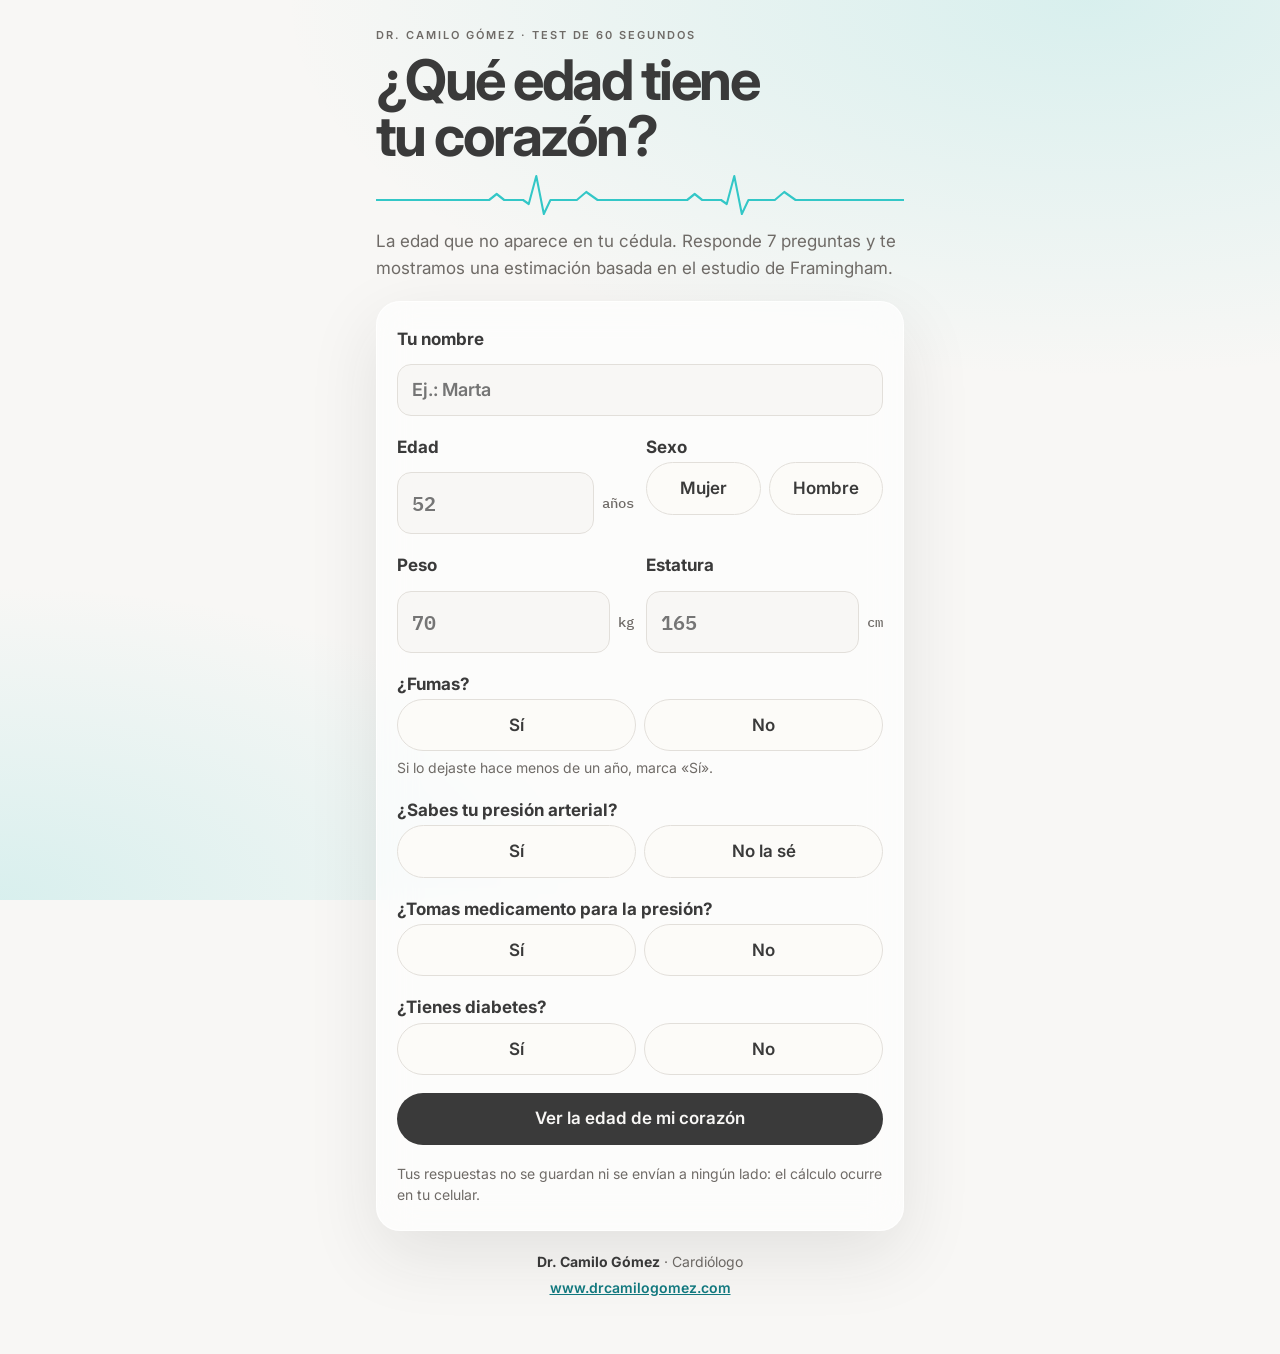
<file: corazon.html>
<!doctype html>
<html lang="es"><head>
<!-- Google Tag Manager -->
<script>(function(w,d,s,l,i){w[l]=w[l]||[];w[l].push({'gtm.start':
new Date().getTime(),event:'gtm.js'});var f=d.getElementsByTagName(s)[0],
j=d.createElement(s),dl=l!='dataLayer'?'&l='+l:'';j.async=true;j.src=
'https://www.googletagmanager.com/gtm.js?id='+i+dl;f.parentNode.insertBefore(j,f);
})(window,document,'script','dataLayer','GTM-WDCKLDJL');</script>
<!-- End Google Tag Manager --><meta charset="utf-8"><meta name="viewport" content="width=device-width,initial-scale=1,viewport-fit=cover">
<meta name="description" content="Test de 60 segundos del Dr. Camilo Gómez, cardiólogo: descubre la edad de tu corazón.">
<style>[hidden]{display:none!important}body{margin:0}img{max-width:100%}</style>
<title>¿Qué edad tiene tu corazón?</title>
<link rel="preconnect" href="https://fonts.googleapis.com">
<link rel="stylesheet" href="https://fonts.googleapis.com/css2?family=Inter:wght@400;600;700;800&family=IBM+Plex+Mono:wght@500;600&display=swap">
<style>
/* Layout: one mobile column on monitor graph paper; brand palette of drcamilogomez.com (graphite, ivory, teal) */
:root{
  --paper:#f8f7f5; --grid:#e6f1f0; --grid-major:#cfe6e5;
  --ink:#3a3a3a; --muted:#6f6b67; --line:#e2dfda; --card:#fcfbf8;
  --teal:#33c7c7; --pulse:#127a80; --mist:rgba(51,199,199,.16); --glass:rgba(255,255,255,.62); --glass-edge:rgba(255,255,255,.75); --shadow:0 24px 70px rgba(38,38,38,.10); --pulse-soft:#e1f5f5; --on-pulse:#ffffff;
  --ok:#1f7a4d; --ok-soft:#e1f2e8; --warn:#9a6200; --warn-soft:#fcefd6; --bad:#b4202f; --bad-soft:#fbe1e3;
  --f-display:"Inter",-apple-system,system-ui,"Segoe UI",sans-serif;
  --f-body:"Inter",-apple-system,system-ui,"Segoe UI",sans-serif;
  --f-mono:"IBM Plex Mono",ui-monospace,SFMono-Regular,Menlo,monospace;
}
@media (prefers-color-scheme:dark){:root:not([data-theme="light"]){
  --paper:#1e1f1f; --grid:#242a2a; --grid-major:#2c3636;
  --ink:#f3f1ee; --muted:#b5b0aa; --line:#383a3a; --card:#262828;
  --teal:#33c7c7; --pulse:#4fd6d6; --mist:rgba(51,199,199,.10); --glass:rgba(38,40,40,.72); --glass-edge:rgba(255,255,255,.08); --shadow:0 24px 70px rgba(0,0,0,.35); --pulse-soft:#1d3a3b; --on-pulse:#102020;
  --ok:#5fd39a; --ok-soft:#14301f; --warn:#f2b752; --warn-soft:#33270f; --bad:#ff6b78; --bad-soft:#3a171b; color-scheme:dark}}
:root[data-theme="dark"]{
  --paper:#1e1f1f; --grid:#242a2a; --grid-major:#2c3636;
  --ink:#f3f1ee; --muted:#b5b0aa; --line:#383a3a; --card:#262828;
  --teal:#33c7c7; --pulse:#4fd6d6; --mist:rgba(51,199,199,.10); --glass:rgba(38,40,40,.72); --glass-edge:rgba(255,255,255,.08); --shadow:0 24px 70px rgba(0,0,0,.35); --pulse-soft:#1d3a3b; --on-pulse:#102020;
  --ok:#5fd39a; --ok-soft:#14301f; --warn:#f2b752; --warn-soft:#33270f; --bad:#ff6b78; --bad-soft:#3a171b; color-scheme:dark}
*{box-sizing:border-box}
body{background:var(--paper);color:var(--ink);font:17px/1.55 var(--f-body);-webkit-font-smoothing:antialiased;
  background-image:radial-gradient(ellipse 90% 60% at 85% 0%,var(--mist) 0%,transparent 70%),radial-gradient(ellipse 70% 50% at 0% 100%,var(--mist) 0%,transparent 70%);background-attachment:fixed;}
.wrap{max-width:560px;margin:0 auto;padding-inline:16px;padding-block:28px 56px;display:flex;flex-direction:column;gap:20px}
header{display:flex;flex-direction:column;gap:10px}
.eyebrow{font:600 11px/1.3 var(--f-body);letter-spacing:.18em;text-transform:uppercase;color:var(--muted)}
h1{font:700 clamp(38px,11vw,56px)/1 var(--f-display);margin:0;text-wrap:balance;letter-spacing:-.045em}
.lede{margin:0;color:var(--muted);max-width:60ch}
.ecg{width:100%;height:44px;display:block}
.ecg path{fill:none;stroke:var(--teal);stroke-width:2.2;stroke-linejoin:round;stroke-linecap:round;stroke-dasharray:900;stroke-dashoffset:900;animation:trace 2.4s ease-out .2s forwards}
@keyframes trace{to{stroke-dashoffset:0}}
@media (prefers-reduced-motion:reduce){.ecg path{animation:none;stroke-dashoffset:0}}
.card{background:var(--glass);border:1px solid var(--glass-edge);border-radius:24px;padding:24px 20px;box-shadow:var(--shadow);-webkit-backdrop-filter:blur(18px);backdrop-filter:blur(18px);display:flex;flex-direction:column;gap:18px}
fieldset{border:0;margin:0;padding:0;display:flex;flex-direction:column;gap:10px;min-width:0}
legend,.lab{font-weight:700;padding:0;margin-bottom:2px}
.hint{font-size:14px;color:var(--muted);margin:-4px 0 0}
.row{display:grid;grid-template-columns:1fr 1fr;gap:12px}
.row>*{min-width:0}
.row .seg{flex-wrap:nowrap}.row .seg label{min-width:0}
input[type=text],input[type=number]{width:100%;font:600 20px/1 var(--f-mono);color:var(--ink);background:var(--paper);border:1px solid var(--line);border-radius:14px;padding:14px 14px}
input[type=text]{font:600 18px/1.2 var(--f-body)}
input:focus-visible,.seg label:focus-within,button:focus-visible,a:focus-visible{outline:3px solid var(--teal);outline-offset:2px}
.unit{display:flex;align-items:center;gap:8px}
.unit span{font:500 14px var(--f-mono);color:var(--muted);flex:none}
.seg{display:flex;flex-wrap:wrap;gap:8px}
.seg label{flex:1 1 0;min-width:90px;position:relative;cursor:pointer}
.seg input{position:absolute;opacity:0;inset:0}
.seg span{display:block;text-align:center;padding:12px 10px;border:1px solid var(--line);border-radius:999px;font-weight:600;background:var(--card)}
.seg input:checked+span{border-color:var(--ink);background:var(--ink);color:var(--paper)}
.consent{display:flex;gap:10px;align-items:flex-start;font-size:15px;color:var(--muted)}
.consent input{width:22px;height:22px;flex:none;margin-top:2px;accent-color:var(--ink)}
.btn{appearance:none;border:0;border-radius:999px;padding:16px 20px;font:600 17px/1.15 var(--f-body);background:var(--ink);color:var(--paper);cursor:pointer;text-align:center;text-decoration:none;display:block;width:100%}
.btn.ghost{background:var(--card);color:var(--ink);border:1px solid var(--line)}
.btn.wa{background:var(--pulse);color:var(--on-pulse)}
.btn[aria-disabled=true]{opacity:.45;pointer-events:none}
.err{color:var(--bad);font-weight:600;margin:0}
.privacy{font-size:14px;color:var(--muted);margin:0}
/* Result */
.readout{display:flex;flex-direction:column;gap:6px;align-items:flex-start}
.readout .k{font:600 11px/1.3 var(--f-body);letter-spacing:.16em;text-transform:uppercase;color:var(--muted)}
.big{font:700 clamp(80px,26vw,128px)/.9 var(--f-display);letter-spacing:-.06em;color:var(--ink);font-variant-numeric:tabular-nums}
.big small{font-size:.26em;letter-spacing:-.01em;color:var(--pulse);font-weight:600;margin-left:6px}
.pill{display:inline-flex;align-items:center;gap:8px;border-radius:999px;padding:6px 12px;font-weight:700;font-size:15px}
.pill::before{content:"";width:10px;height:10px;border-radius:50%;background:currentColor}
.pill.ok{background:var(--ok-soft);color:var(--ok)} .pill.warn{background:var(--warn-soft);color:var(--warn)} .pill.bad{background:var(--bad-soft);color:var(--bad)}
.stats{display:grid;grid-template-columns:repeat(2,1fr);gap:1px;background:var(--line);border:1px solid var(--line);border-radius:16px;overflow:hidden}
.stats div{background:var(--card);padding:12px;display:flex;flex-direction:column;gap:2px;min-width:0}
.stats b{font:600 22px var(--f-mono);font-variant-numeric:tabular-nums}
.stats span{font-size:13px;color:var(--muted)}
.note{border-left:3px solid var(--teal);padding:2px 0 2px 12px;margin:0}
.levers{margin:0;padding-left:20px;display:flex;flex-direction:column;gap:6px}
.disc{font-size:13px;color:var(--muted);margin:0}
footer{font-size:14px;color:var(--muted);text-align:center;display:flex;flex-direction:column;gap:4px}
footer b{color:var(--ink)}
</style>
</head><body>
<!-- Google Tag Manager (noscript) -->
<noscript><iframe src="https://www.googletagmanager.com/ns.html?id=GTM-WDCKLDJL"
height="0" width="0" style="display:none;visibility:hidden"></iframe></noscript>
<!-- End Google Tag Manager (noscript) -->


<div class="wrap">
  <header>
    <div class="eyebrow" id="eyebrow">Vive+ Medellín 2026 · Test de 60 segundos</div>
    <h1>¿Qué edad tiene tu corazón?</h1>
    <svg class="ecg" viewBox="0 0 560 44" preserveAspectRatio="none" aria-hidden="true"><path d="M0 26H120l8-6 8 6h20l6 4 8-28 8 38 7-14h28l10-8 12 8H330l8-6 8 6h20l6 4 8-28 8 38 7-14h28l10-8 12 8H560"/></svg>
    <p class="lede">La edad que no aparece en tu cédula. Responde 7 preguntas y te mostramos una estimación basada en el estudio de Framingham.</p>
  </header>

  <form id="f" class="card" novalidate>
    <fieldset>
      <label class="lab" for="nombre">Tu nombre</label>
      <input type="text" id="nombre" autocomplete="given-name" placeholder="Ej.: Marta">
    </fieldset>

    <div class="row">
      <fieldset>
        <label class="lab" for="edad">Edad</label>
        <div class="unit"><input type="number" id="edad" inputmode="numeric" min="18" max="99" placeholder="52"><span>años</span></div>
      </fieldset>
      <fieldset>
        <legend>Sexo</legend>
        <div class="seg">
          <label><input type="radio" name="sexo" id="sexo-f" value="F"><span>Mujer</span></label>
          <label><input type="radio" name="sexo" id="sexo-m" value="M"><span>Hombre</span></label>
        </div>
      </fieldset>
    </div>

    <div class="row">
      <fieldset>
        <label class="lab" for="peso">Peso</label>
        <div class="unit"><input type="number" id="peso" inputmode="decimal" min="30" max="250" placeholder="70"><span>kg</span></div>
      </fieldset>
      <fieldset>
        <label class="lab" for="talla">Estatura</label>
        <div class="unit"><input type="number" id="talla" inputmode="numeric" min="120" max="220" placeholder="165"><span>cm</span></div>
      </fieldset>
    </div>

    <fieldset>
      <legend>¿Fumas?</legend>
      <div class="seg">
        <label><input type="radio" name="fuma" id="fuma-si" value="1"><span>Sí</span></label>
        <label><input type="radio" name="fuma" id="fuma-no" value="0"><span>No</span></label>
      </div>
      <p class="hint">Si lo dejaste hace menos de un año, marca «Sí».</p>
    </fieldset>

    <fieldset>
      <legend>¿Sabes tu presión arterial?</legend>
      <div class="seg">
        <label><input type="radio" name="sabe" id="sabe-si" value="1"><span>Sí</span></label>
        <label><input type="radio" name="sabe" id="sabe-no" value="0"><span>No la sé</span></label>
      </div>
      <div id="pas-box" hidden>
        <label class="lab" for="pas">El número de arriba (sistólica)</label>
        <div class="unit"><input type="number" id="pas" inputmode="numeric" min="80" max="240" placeholder="120"><span>mmHg</span></div>
      </div>
    </fieldset>

    <fieldset>
      <legend>¿Tomas medicamento para la presión?</legend>
      <div class="seg">
        <label><input type="radio" name="trat" id="trat-si" value="1"><span>Sí</span></label>
        <label><input type="radio" name="trat" id="trat-no" value="0"><span>No</span></label>
      </div>
    </fieldset>

    <fieldset>
      <legend>¿Tienes diabetes?</legend>
      <div class="seg">
        <label><input type="radio" name="dm" id="dm-si" value="1"><span>Sí</span></label>
        <label><input type="radio" name="dm" id="dm-no" value="0"><span>No</span></label>
      </div>
    </fieldset>

    <p class="err" id="err" hidden></p>
    <button class="btn" type="submit" id="go">Ver la edad de mi corazón</button>
    <p class="privacy">Tus respuestas no se guardan ni se envían a ningún lado: el cálculo ocurre en tu celular.</p>
  </form>

  <section id="res" class="card" hidden aria-live="polite">
    <div class="readout">
      <span class="k" id="r-who">Tu corazón tiene aproximadamente</span>
      <div class="big"><span id="r-ha">—</span><small>años</small></div>
      <span class="pill" id="r-pill"></span>
    </div>
    <div class="stats">
      <div><b id="r-age">—</b><span>Edad en tu cédula</span></div>
      <div><b id="r-risk">—</b><span>Riesgo cardiovascular a 10 años</span></div>
    </div>
    <p class="note" id="r-msg"></p>
    <div>
      <p class="lab" style="margin:0 0 6px">Lo que más está sumando años</p>
      <ul class="levers" id="r-levers"></ul>
    </div>

    <label class="consent" for="ok-datos"><input type="checkbox" id="ok-datos"><span id="consent-text"></span></label>
    <a class="btn wa" id="wa" href="#" target="_blank" rel="noopener" aria-disabled="true">Recibir mi plan de 30 días por WhatsApp</a>
    <a class="btn ghost" id="wa-q" hidden href="#" target="_blank" rel="noopener">Enviar una pregunta para la charla</a>
    <button class="btn ghost" type="button" id="again">Hacer el test otra vez</button>
    <p class="disc">Estimación educativa con el modelo de Framingham sin exámenes de laboratorio (D'Agostino et al., 2008). Es más precisa entre los 30 y los 74 años y no reemplaza una valoración médica.</p>
  </section>

  <footer>
    <span><b id="doc-name"></b> · <span id="doc-title"></span></span>
    <a href="https://www.drcamilogomez.com" target="_blank" rel="noopener" style="color:var(--pulse);font-weight:600">www.drcamilogomez.com</a>
    <span id="evento-pie">Vive+ Medellín · 8 y 9 de octubre de 2026</span>
  </footer>
</div>

<script>
// ===== Datos del médico: cambiar aquí =====
const CONFIG = {
  doctor: "Dr. Camilo Gómez",
  titulo: "Cardiólogo",
  whatsapp: "573052742623" // número con indicativo 57, sin + ni espacios
};

document.getElementById("doc-name").textContent = CONFIG.doctor;
document.getElementById("doc-title").textContent = CONFIG.titulo;
document.getElementById("consent-text").textContent =
  "Autorizo a " + CONFIG.doctor + " a tratar estos datos para enviarme mi resultado, contenidos de salud cardiovascular e invitaciones, según la Ley 1581 de 2012. Puedo pedir que me retiren cuando quiera. Ver la política de datos en drcamilogomez.com/politica-de-datos.";

// Framingham 2008, modelo con IMC (sin laboratorio)
// Modo evento Vive+: activo hasta la medianoche del 9 de octubre de 2026 (hora de Colombia).
// Después, la página queda como test permanente de la web, sin referencias a la charla.
const EVENTO = Date.now() < Date.parse("2026-10-10T05:00:00Z");
if (!EVENTO) {
  document.getElementById("eyebrow").textContent = "Dr. Camilo Gómez · Test de 60 segundos";
  document.getElementById("evento-pie").hidden = true;
} else {
  document.getElementById("wa-q").hidden = false;
}

const COEF = {
  M:{a:3.11296,b:0.79277,su:1.85508,st:1.92672,s:0.70953,d:0.53160,S0:0.88431,m:23.9388},
  F:{a:2.72107,b:0.51125,su:2.81291,st:2.88267,s:0.61868,d:0.77763,S0:0.94833,m:26.0145}
};
function framingham(sex, age, bmi, sbp, treated, smoker, diabetic){
  const c = COEF[sex];
  const L = c.a*Math.log(age) + c.b*Math.log(bmi) + (treated?c.st:c.su)*Math.log(sbp) + c.s*smoker + c.d*diabetic;
  const risk = 1 - Math.pow(c.S0, Math.exp(L - c.m));
  const heartAge = Math.exp((L - c.b*Math.log(22.5) - c.su*Math.log(125)) / c.a);
  return {risk, heartAge};
}

const $ = id => document.getElementById(id);
const radio = n => { const el = document.querySelector('input[name="'+n+'"]:checked'); return el ? el.value : null; };
const num = id => { const v = parseFloat(String($(id).value).replace(",", ".")); return isFinite(v) ? v : null; };

document.querySelectorAll('input[name="sabe"]').forEach(r => r.addEventListener("change", () => {
  $("pas-box").hidden = radio("sabe") !== "1";
}));

let last = null;

$("f").addEventListener("submit", e => {
  e.preventDefault();
  const nombre = $("nombre").value.trim();
  const edad = num("edad"), peso = num("peso"), talla = num("talla");
  const sexo = radio("sexo"), fuma = radio("fuma"), sabe = radio("sabe"), trat = radio("trat"), dm = radio("dm");
  const pas = sabe === "1" ? num("pas") : null;
  const missing = [];
  if (!edad || edad < 18 || edad > 99) missing.push("tu edad");
  if (!sexo) missing.push("tu sexo");
  if (!peso || peso < 30 || peso > 250) missing.push("tu peso en kg");
  if (!talla || talla < 120 || talla > 220) missing.push("tu estatura en cm");
  if (!fuma) missing.push("si fumas");
  if (!sabe) missing.push("si sabes tu presión");
  if (sabe === "1" && (!pas || pas < 80 || pas > 240)) missing.push("tu presión sistólica (entre 80 y 240)");
  if (!trat) missing.push("si tomas medicamento para la presión");
  if (!dm) missing.push("si tienes diabetes");
  if (missing.length){ $("err").textContent = "Falta: " + missing.join(", ") + "."; $("err").hidden = false; return; }
  $("err").hidden = true;

  const bmi = peso / Math.pow(talla/100, 2);
  const ageM = Math.min(74, Math.max(30, edad));
  const sbp = pas || 125;
  const r = framingham(sexo, ageM, Math.min(50, Math.max(15, bmi)), sbp, trat==="1", +fuma, +dm);
  const ha = Math.round(r.heartAge);
  const haTxt = ha > 85 ? "+85" : ha < 30 ? "<30" : String(ha);
  const diff = ha - edad;

  $("r-who").textContent = (nombre ? nombre + ", tu" : "Tu") + " corazón tiene aproximadamente";
  $("r-ha").textContent = haTxt;
  $("r-age").textContent = edad;
  $("r-risk").textContent = (r.risk*100).toFixed(r.risk < 0.1 ? 1 : 0) + " %";

  const pill = $("r-pill");
  let level, msg;
  if (diff <= 0){ level="ok"; pill.textContent = "Más joven que tu cédula"; msg = "Vas bien. Ahora el reto es mantenerlo: conoce tus números cada año."; }
  else if (diff <= 5){ level="warn"; pill.textContent = diff + (diff===1?" año":" años") + " por encima"; msg = "Hay margen de mejora. Los cambios pequeños y sostenidos son los que más años le devuelven a tu corazón."; }
  else { level="bad"; pill.textContent = diff + " años por encima"; msg = "Tu corazón está envejeciendo más rápido que tú. Vale la pena una valoración cardiovascular pronto."; }
  pill.className = "pill " + level;

  if (!pas){
    const hi = framingham(sexo, ageM, Math.min(50, Math.max(15, bmi)), 145, trat==="1", +fuma, +dm);
    msg = "Tu resultado está incompleto: calculamos con una presión normal (125). Si la tuya fuera 145, tu corazón tendría unos " + Math.round(hi.heartAge) + " años. " + (EVENTO ? "Pide tu plan por WhatsApp y te invitamos a medirla sin costo en la Semana del Corazón." : "Escríbenos por WhatsApp y te ayudamos a agendar una toma de presión.");
  }
  $("r-msg").textContent = msg;

  const levers = [];
  if (fuma === "1") levers.push("Fumar: es el factor que más años suma y el que más rápido se recupera al dejarlo.");
  if (pas && pas >= 130) levers.push("Presión de " + pas + " mmHg: la meta suele estar por debajo de 130.");
  if (!pas) levers.push("No conocer tu presión: es el número que más pesa y la mitad de quienes la tienen alta no lo saben.");
  if (bmi >= 25) levers.push("Índice de masa corporal de " + bmi.toFixed(1).replace(".", ",") + ": la meta es entre 18,5 y 24,9.");
  if (dm === "1") levers.push("Diabetes: controlar la glucosa protege directamente las arterias.");
  if (!levers.length) levers.push("Ninguno de los factores medidos está fuera de meta. Sigue con movimiento, sueño y buena alimentación.");
  $("r-levers").replaceChildren(...levers.map(t => { const li = document.createElement("li"); li.textContent = t; return li; }));

  last = {nombre, edad, ha: haTxt, pas, risk: r.risk};
  updateWa();
  $("f").hidden = true; $("res").hidden = false;
  $("res").scrollIntoView({behavior: matchMedia("(prefers-reduced-motion: reduce)").matches ? "auto" : "smooth", block:"start"});
});

function waLink(text){ return "https://wa.me/" + CONFIG.whatsapp + "?text=" + encodeURIComponent(text); }
function updateWa(){
  const ok = $("ok-datos").checked;
  const a = $("wa");
  a.setAttribute("aria-disabled", ok ? "false" : "true");
  if (last){
    a.href = waLink("Hola, soy " + (last.nombre || (EVENTO ? "asistente de Vive+" : "visitante de su página")) + ". Hice el test " + (EVENTO ? "en Vive+ Medellín" : "en su página web") + ": tengo " + last.edad + " años y mi corazón dio " + last.ha + ". " + (last.pas ? "Mi presión es " + last.pas + "." : "No sé mi presión.") + " Autorizo el tratamiento de mis datos y quiero recibir mi plan de 30 días.");
  }
}
$("ok-datos").addEventListener("change", updateWa);
document.addEventListener("click", function (e) {
  var a = e.target.closest && e.target.closest('a[href*="wa.me"]');
  if (!a) return;
  window.dataLayer = window.dataLayer || [];
  window.dataLayer.push({ event: "whatsapp_click", pagina: "/corazon", boton: a.id });
});
$("wa-q").href = waLink("Hola, estuve en la charla de Vive+ y tengo esta pregunta: ");
$("again").addEventListener("click", () => {
  $("res").hidden = true; $("f").hidden = false; $("ok-datos").checked = false; updateWa();
  $("f").scrollIntoView({block:"start"});
});
</script>

</body></html>
</file>
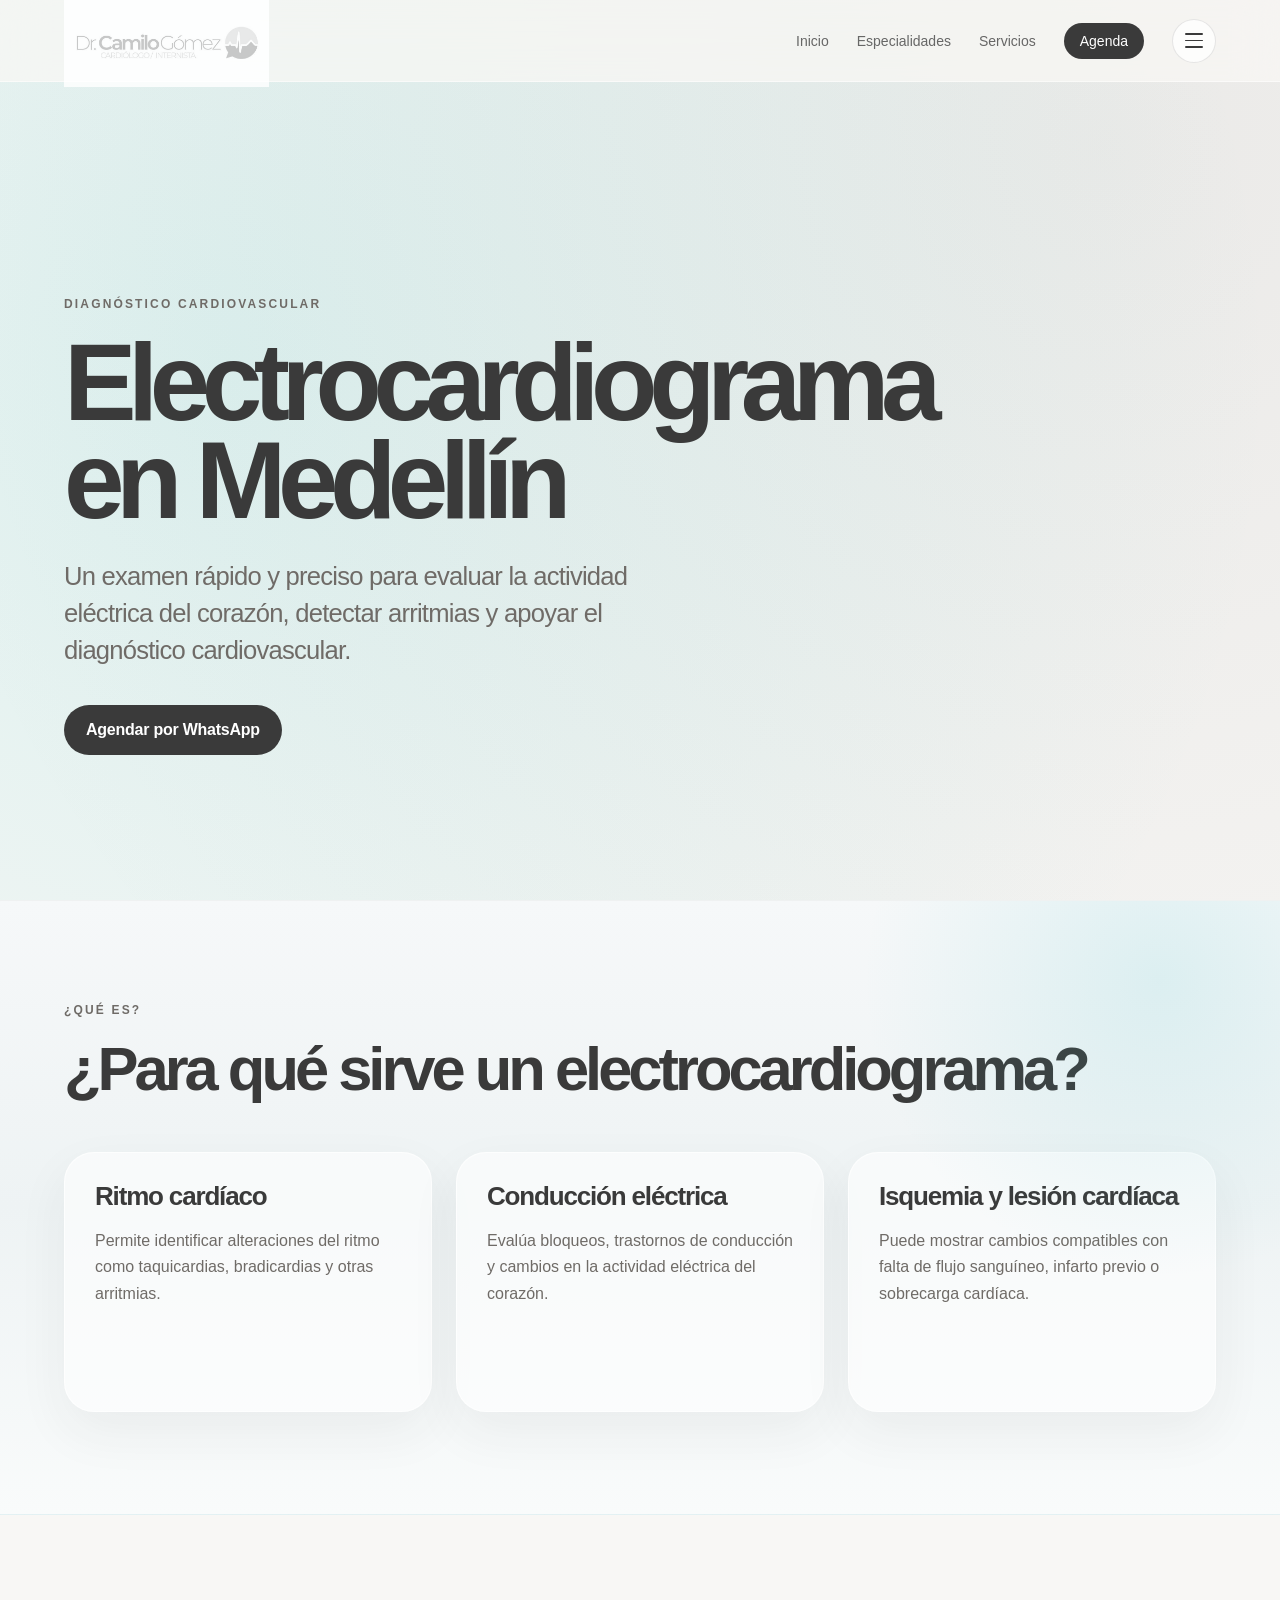
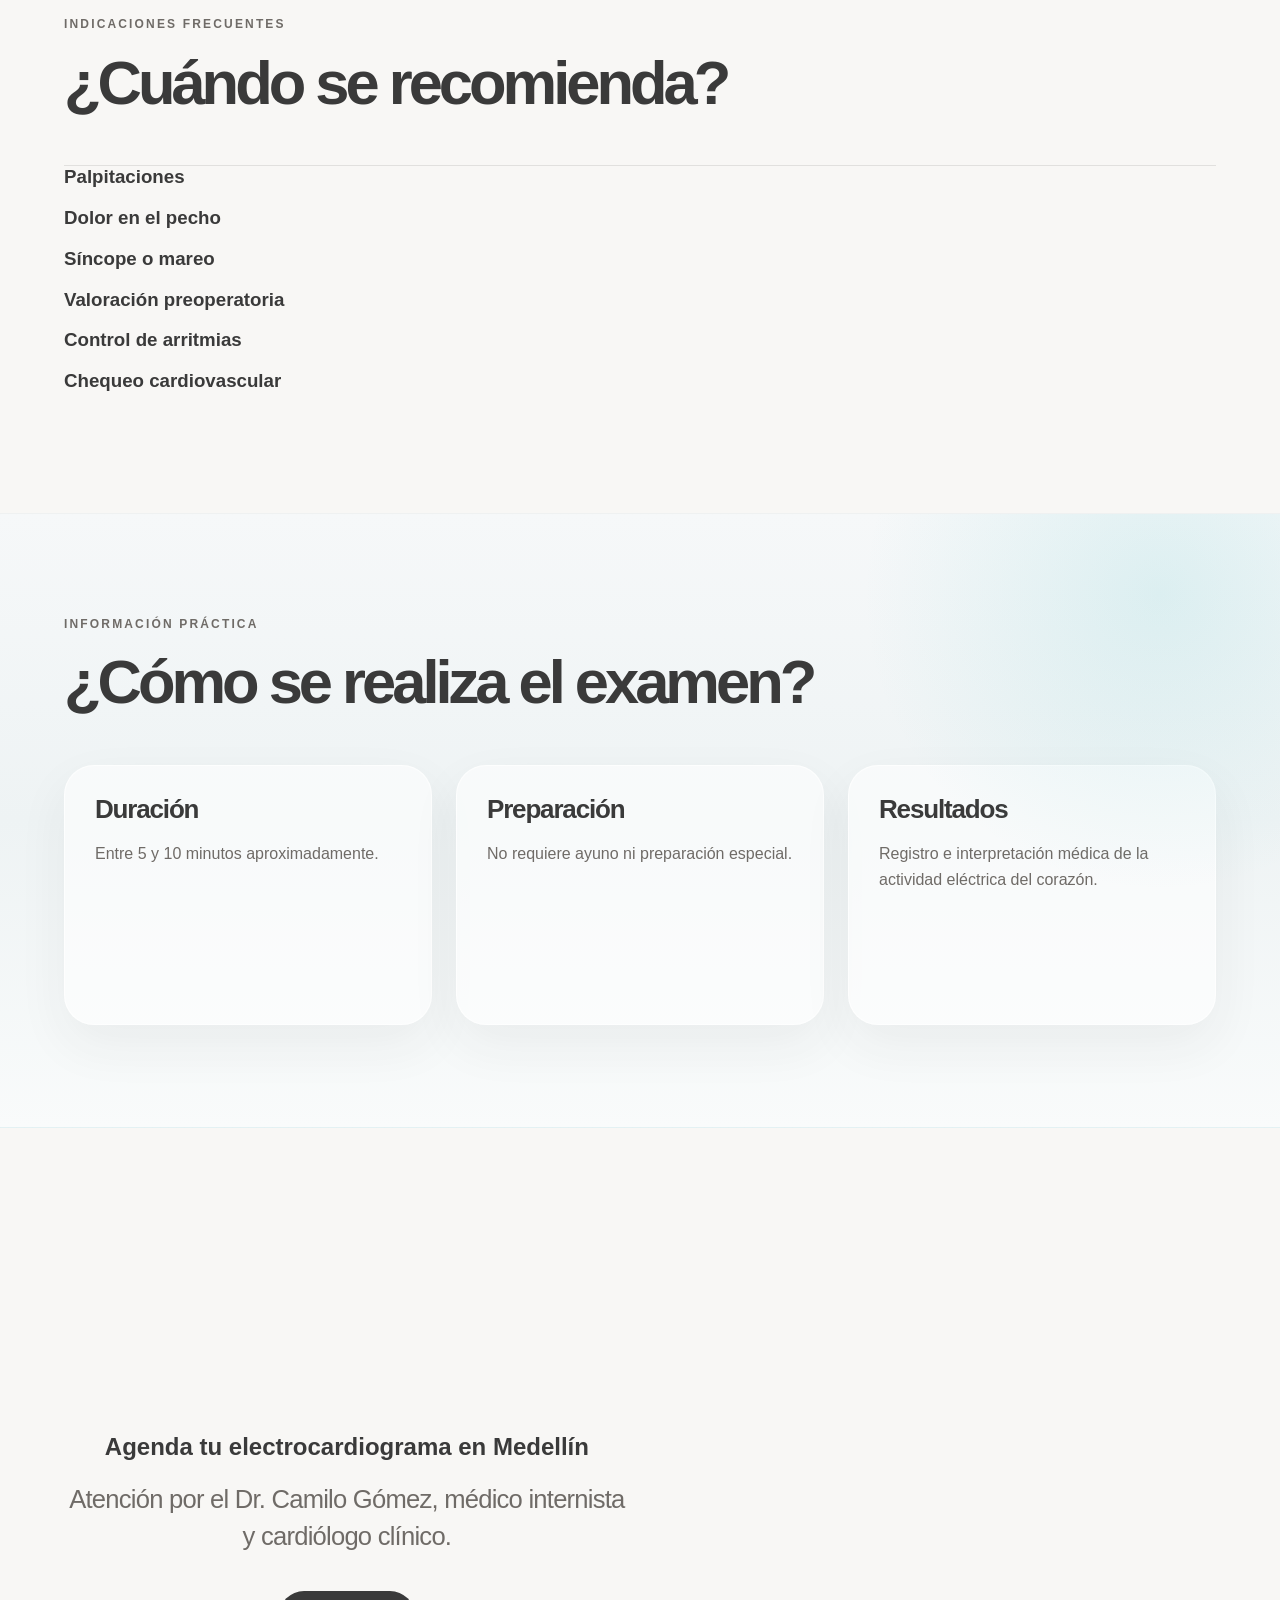
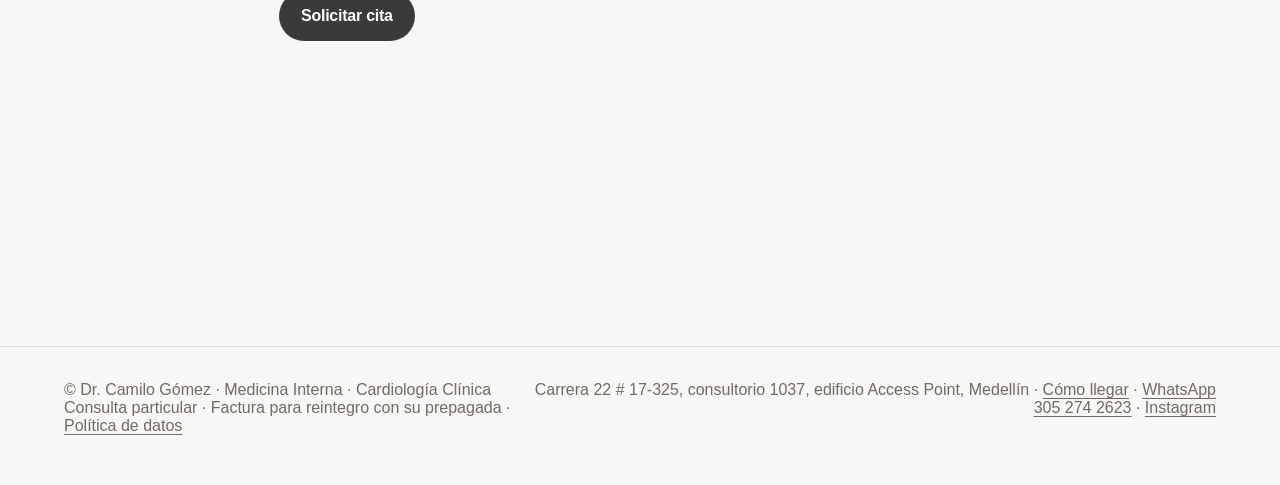
<file: electrocardiograma-medellin.html>
<!DOCTYPE html>
<html lang="es">
<head>
<!-- Google Tag Manager -->
<script>(function(w,d,s,l,i){w[l]=w[l]||[];w[l].push({'gtm.start':
new Date().getTime(),event:'gtm.js'});var f=d.getElementsByTagName(s)[0],
j=d.createElement(s),dl=l!='dataLayer'?'&l='+l:'';j.async=true;j.src=
'https://www.googletagmanager.com/gtm.js?id='+i+dl;f.parentNode.insertBefore(j,f);
})(window,document,'script','dataLayer','GTM-WDCKLDJL');</script>
<!-- End Google Tag Manager -->
  <meta charset="UTF-8">
  <meta name="viewport" content="width=device-width, initial-scale=1.0">

  <title>Electrocardiograma en Medellín | Dr. Camilo Gómez</title>
  <meta name="description" content="Electrocardiograma en Medellín para diagnóstico de arritmias, chequeos preventivos y valoración cardiovascular con el Dr. Camilo Gómez.">
  <link rel="canonical" href="https://www.drcamilogomez.com/electrocardiograma-medellin">
  <link rel="icon" href="/assets/isotipo-grafito.jpg">
  <meta property="og:type" content="website">
  <meta property="og:locale" content="es_CO">
  <meta property="og:title" content="Electrocardiograma en Medellín | Dr. Camilo Gómez">
  <meta property="og:description" content="Electrocardiograma en Medellín para diagnóstico de arritmias, chequeos preventivos y valoración cardiovascular con el Dr. Camilo Gómez.">
  <meta property="og:url" content="https://www.drcamilogomez.com/electrocardiograma-medellin">
  <meta property="og:image" content="https://www.drcamilogomez.com/assets/camilo-traje.jpg">
  <link rel="stylesheet" href="../styles.css?v=20261009g">
</head>

<body>
<!-- Google Tag Manager (noscript) -->
<noscript><iframe src="https://www.googletagmanager.com/ns.html?id=GTM-WDCKLDJL"
height="0" width="0" style="display:none;visibility:hidden"></iframe></noscript>
<!-- End Google Tag Manager (noscript) -->

<header class="nav">
  <a href="/" class="brand">
    <img src="../assets/logo-grafito.jpg" alt="Dr. Camilo Gómez">
  </a>

  <nav class="desktop-nav">
    <a href="/">Inicio</a>
    <a href="/#especialidades">Especialidades</a>
    <a href="/#servicios">Servicios</a>
    <a class="nav-cta" href="https://wa.me/573052742623?text=Hola%20Dr.%20Camilo%2C%20quiero%20agendar%20el%20Electrocardiograma." target="_blank" rel="noopener">Agenda</a>
  </nav>
</header>

<section class="hero" style="padding-top:160px;">
  <div class="hero-copy">
    <p class="eyebrow">Diagnóstico cardiovascular</p>

    <h1>Electrocardiograma en Medellín</h1>

    <p class="lead">
      Un examen rápido y preciso para evaluar la actividad eléctrica del corazón, detectar arritmias y apoyar el diagnóstico cardiovascular.
    </p>

    <div class="hero-actions">
      <a href="https://wa.me/573052742623?text=Hola%20Dr.%20Camilo%2C%20quiero%20agendar%20el%20Electrocardiograma." class="btn primary" target="_blank" rel="noopener">
        Agendar por WhatsApp
      </a>
    </div>
  </div>
</section>

<section class="leadership">
  <div class="section-head">
    <p class="eyebrow">¿Qué es?</p>
    <h2>¿Para qué sirve un electrocardiograma?</h2>
  </div>

  <div class="leadership-grid">

    <article class="info-card">
  <h3>Ritmo cardíaco</h3>
  <p>
    Permite identificar alteraciones del ritmo como taquicardias, bradicardias y otras arritmias.
  </p>
</article>

<article class="info-card">
  <h3>Conducción eléctrica</h3>
  <p>
    Evalúa bloqueos, trastornos de conducción y cambios en la actividad eléctrica del corazón.
  </p>
</article>

<article class="info-card">
  <h3>Isquemia y lesión cardíaca</h3>
  <p>
    Puede mostrar cambios compatibles con falta de flujo sanguíneo, infarto previo o sobrecarga cardíaca.
  </p>
</article>

  </div>
</section>

<section class="specialties">
  <div class="section-head">
    <p class="eyebrow">Indicaciones frecuentes</p>
    <h2>¿Cuándo se recomienda?</h2>
  </div>

  <div class="specialty-list">

    <h3>Palpitaciones</h3>
<h3>Dolor en el pecho</h3>
<h3>Síncope o mareo</h3>
<h3>Valoración preoperatoria</h3>
<h3>Control de arritmias</h3>
<h3>Chequeo cardiovascular</h3>

  </div>
</section>

<section class="leadership">
  <div class="section-head">
    <p class="eyebrow">Información práctica</p>
    <h2>¿Cómo se realiza el examen?</h2>
  </div>

  <div class="leadership-grid">
<article class="info-card">
  <h3>Duración</h3>
  <p>Entre 5 y 10 minutos aproximadamente.</p>
</article>

<article class="info-card">
  <h3>Preparación</h3>
  <p>No requiere ayuno ni preparación especial.</p>
</article>

<article class="info-card">
  <h3>Resultados</h3>
  <p>Registro e interpretación médica de la actividad eléctrica del corazón.</p>
</article>


  </div>
</section>

<section class="hero">
  <div class="hero-copy" style="text-align:center;">
    <h2>Agenda tu electrocardiograma en Medellín</h2>

    <p class="lead">
      Atención por el Dr. Camilo Gómez, médico internista y cardiólogo clínico.
    </p>

    <a href="https://wa.me/573052742623?text=Hola%20Dr.%20Camilo%2C%20quiero%20agendar%20el%20Electrocardiograma." class="btn primary" target="_blank" rel="noopener">
      Solicitar cita
    </a>
  </div>
</section>

<footer class="footer">
  <p>© Dr. Camilo Gómez · Medicina Interna · Cardiología Clínica<br>Consulta particular · Factura para reintegro con su prepagada · <a href="/politica-de-datos">Política de datos</a></p>
  <p>Carrera 22 # 17-325, consultorio 1037, edificio Access Point, Medellín · <a href="https://www.google.com/maps/search/?api=1&query=Dr%20Camilo%20G%C3%B3mez%20Cardi%C3%B3logo%2C%20Medell%C3%ADn" target="_blank" rel="noopener">Cómo llegar</a> · <a href="https://wa.me/573052742623?text=Hola%20Dr.%20Camilo%2C%20vengo%20de%20su%20p%C3%A1gina%20web." target="_blank" rel="noopener">WhatsApp 305 274 2623</a> · <a href="https://www.instagram.com/cardiologocamilogomez/" target="_blank" rel="noopener">Instagram</a></p>
</footer>

<script src="/menu.js?v=20261009g" defer></script>
</body>
</html>
</file>
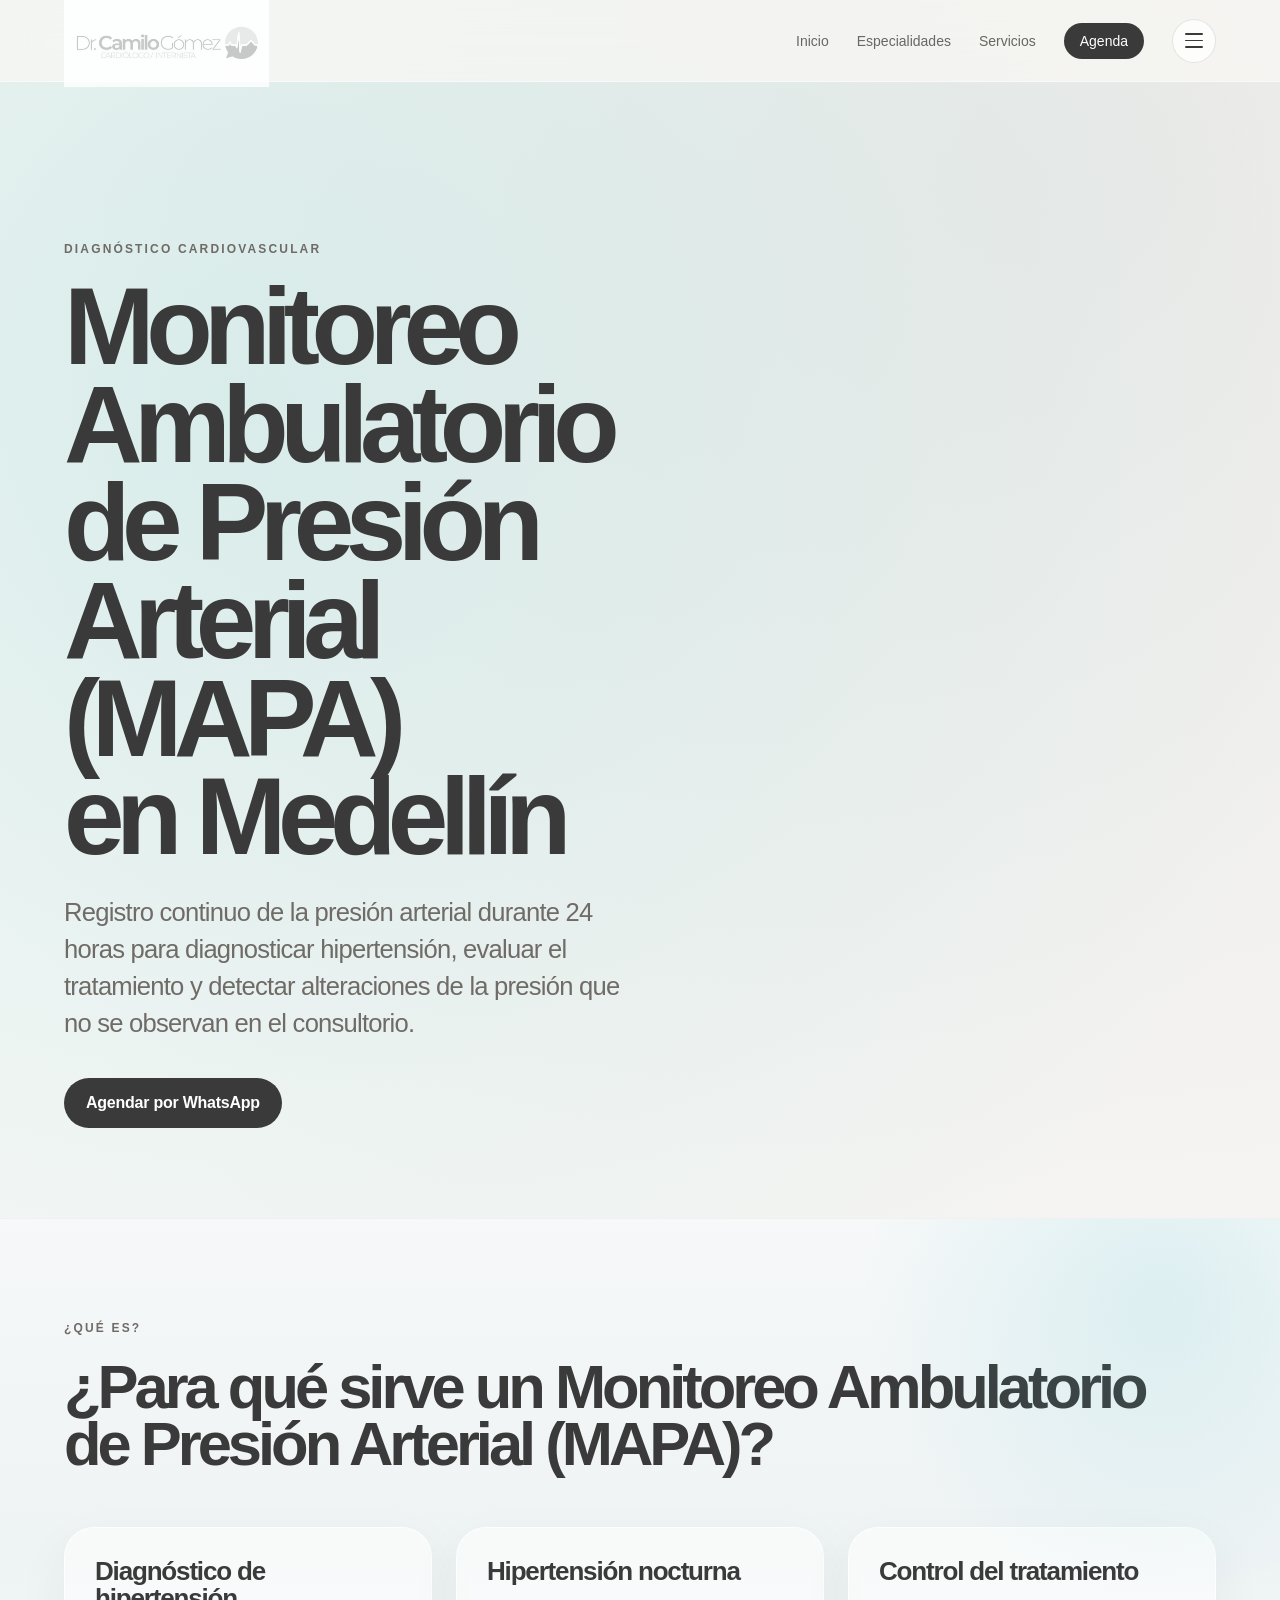
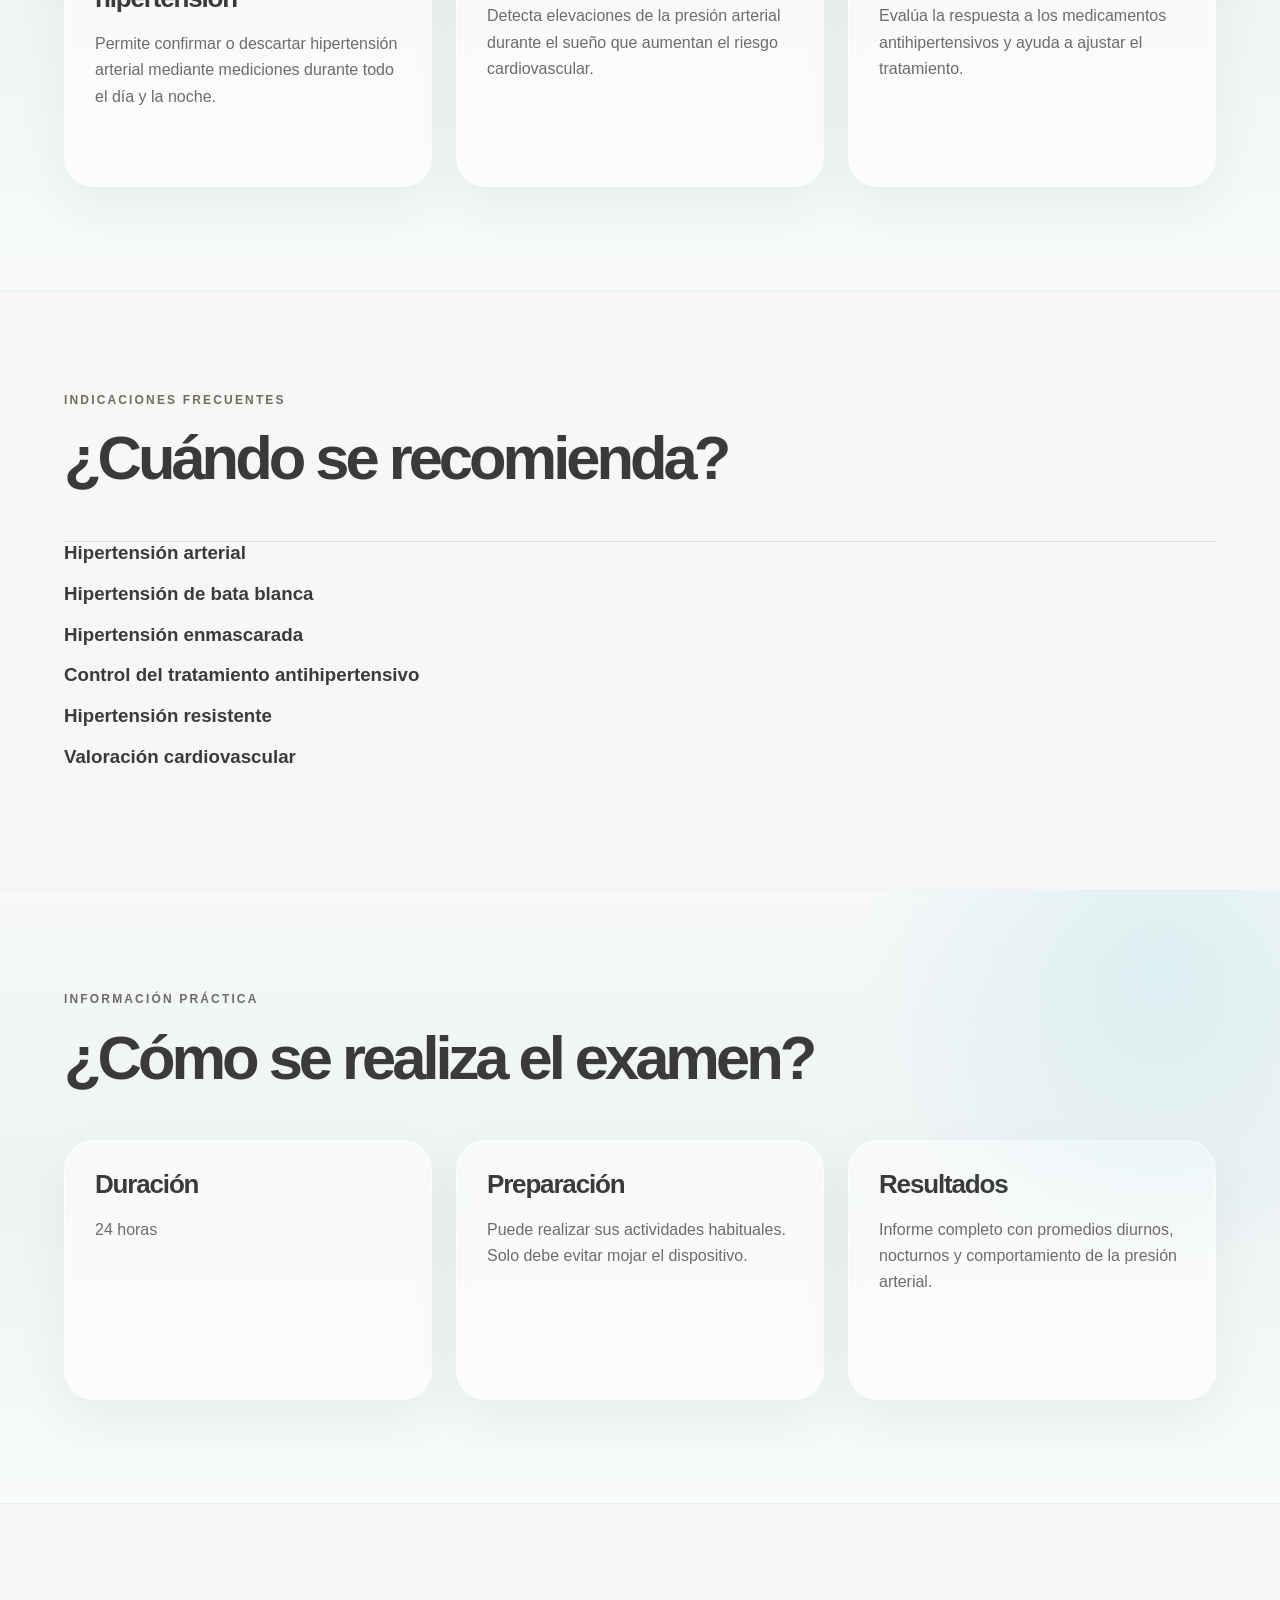
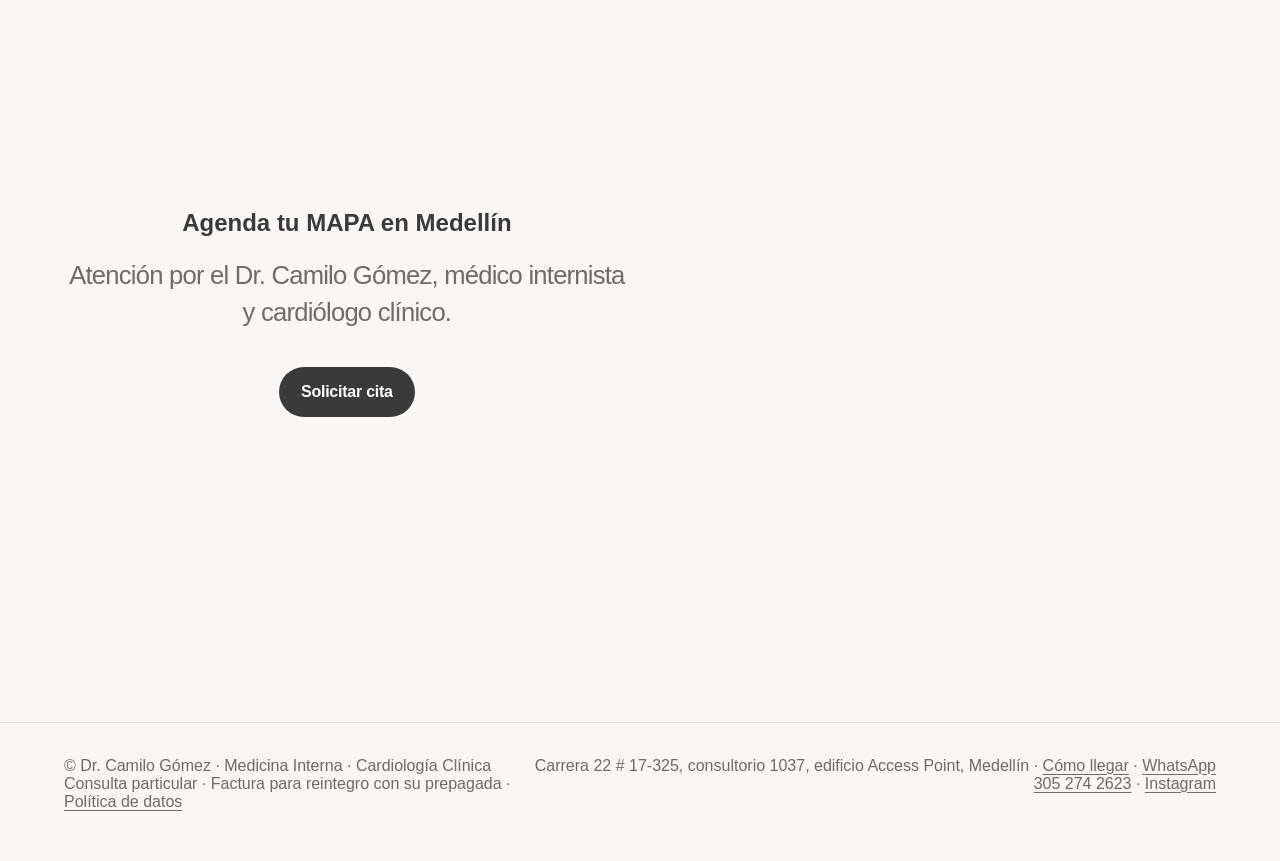
<file: mapa-medellin.html>
<!DOCTYPE html>
<html lang="es">
<head>
<!-- Google Tag Manager -->
<script>(function(w,d,s,l,i){w[l]=w[l]||[];w[l].push({'gtm.start':
new Date().getTime(),event:'gtm.js'});var f=d.getElementsByTagName(s)[0],
j=d.createElement(s),dl=l!='dataLayer'?'&l='+l:'';j.async=true;j.src=
'https://www.googletagmanager.com/gtm.js?id='+i+dl;f.parentNode.insertBefore(j,f);
})(window,document,'script','dataLayer','GTM-WDCKLDJL');</script>
<!-- End Google Tag Manager -->
  <meta charset="UTF-8">
  <meta name="viewport" content="width=device-width, initial-scale=1.0">

  <title>Monitoreo Ambulatorio de Presión Arterial (MAPA) en Medellín | Dr. Camilo Gómez</title>
  <meta name="description" content="Monitoreo Ambulatorio de Presión Arterial (MAPA) en Medellín para diagnóstico de Hipertensión de difícil control, chequeos preventivos y valoración cardiovascular con el Dr. Camilo Gómez.">
  <link rel="canonical" href="https://www.drcamilogomez.com/mapa-medellin">
  <link rel="icon" href="/assets/isotipo-grafito.jpg">
  <meta property="og:type" content="website">
  <meta property="og:locale" content="es_CO">
  <meta property="og:title" content="Monitoreo Ambulatorio de Presión Arterial (MAPA) en Medellín | Dr. Camilo Gómez">
  <meta property="og:description" content="Monitoreo Ambulatorio de Presión Arterial (MAPA) en Medellín para diagnóstico de Hipertensión de difícil control, chequeos preventivos y valoración cardiovascular con el Dr. Camilo Gómez.">
  <meta property="og:url" content="https://www.drcamilogomez.com/mapa-medellin">
  <meta property="og:image" content="https://www.drcamilogomez.com/assets/camilo-traje.jpg">
  <link rel="stylesheet" href="../styles.css?v=20261009g">
</head>

<body>
<!-- Google Tag Manager (noscript) -->
<noscript><iframe src="https://www.googletagmanager.com/ns.html?id=GTM-WDCKLDJL"
height="0" width="0" style="display:none;visibility:hidden"></iframe></noscript>
<!-- End Google Tag Manager (noscript) -->

<header class="nav">
  <a href="/" class="brand">
    <img src="../assets/logo-grafito.jpg" alt="Dr. Camilo Gómez">
  </a>

  <nav class="desktop-nav">
    <a href="/">Inicio</a>
    <a href="/#especialidades">Especialidades</a>
    <a href="/#servicios">Servicios</a>
    <a class="nav-cta" href="https://wa.me/573052742623?text=Hola%20Dr.%20Camilo%2C%20quiero%20agendar%20el%20Monitoreo%20Ambulatorio%20de%20Presi%C3%B3n%20Arterial%20%28MAPA%29." target="_blank" rel="noopener">Agenda</a>
  </nav>
</header>

<section class="hero" style="padding-top:160px;">
  <div class="hero-copy">
    <p class="eyebrow">Diagnóstico cardiovascular</p>

    <h1>Monitoreo Ambulatorio de Presión Arterial (MAPA) en Medellín</h1>

    <p class="lead">
      Registro continuo de la presión arterial durante 24 horas para diagnosticar hipertensión, evaluar el tratamiento y detectar alteraciones de la presión que no se observan en el consultorio.
    </p>

    <div class="hero-actions">
      <a href="https://wa.me/573052742623?text=Hola%20Dr.%20Camilo%2C%20quiero%20agendar%20el%20Monitoreo%20Ambulatorio%20de%20Presi%C3%B3n%20Arterial%20%28MAPA%29." class="btn primary" target="_blank" rel="noopener">
        Agendar por WhatsApp
      </a>
    </div>
  </div>
</section>

<section class="leadership">
  <div class="section-head">
    <p class="eyebrow">¿Qué es?</p>
    <h2>¿Para qué sirve un Monitoreo Ambulatorio de Presión Arterial (MAPA)?</h2>
  </div>

  <div class="leadership-grid">

    <article class="info-card">
  <h3>Diagnóstico de hipertensión</h3>
<p>
Permite confirmar o descartar hipertensión arterial mediante mediciones durante todo el día y la noche.
</p>
</article>

<article class="info-card">
  <h3>Hipertensión nocturna</h3>
  <p>
Detecta elevaciones de la presión arterial durante el sueño que aumentan el riesgo cardiovascular.
  </p>

</article>

<article class="info-card">
    <h3>Control del tratamiento</h3>
    <p>
        Evalúa la respuesta a los medicamentos antihipertensivos y ayuda a ajustar el tratamiento.
    </p>
</article>

  </div>
  
</section>

<section class="specialties">
  <div class="section-head">
    <p class="eyebrow">Indicaciones frecuentes</p>
    <h2>¿Cuándo se recomienda?</h2>
  </div>

  <div class="specialty-list">

    <article class="specialty-card">
      <h3>Hipertensión arterial</h3>
    </article>

    <article class="specialty-card">
      <h3>Hipertensión de bata blanca</h3>
    </article>

    <article class="specialty-card">
      <h3>Hipertensión enmascarada</h3>
    </article>

    <article class="specialty-card">
      <h3>Control del tratamiento antihipertensivo</h3>
    </article>

    <article class="specialty-card">
      <h3>Hipertensión resistente</h3>
    </article>

    <article class="specialty-card">
      <h3>Valoración cardiovascular</h3>
    </article>

  </div>
</section>

<section class="leadership">
  <div class="section-head">
    <p class="eyebrow">Información práctica</p>
    <h2>¿Cómo se realiza el examen?</h2>
  </div>

  <div class="leadership-grid">
<article class="info-card">
  <h3>Duración</h3>
  <p>24 horas</p>
</article>

<article class="info-card">
  <h3>Preparación</h3>
  <p>Puede realizar sus actividades habituales. Solo debe evitar mojar el dispositivo.</p>
</article>

<article class="info-card">
  <h3>Resultados</h3>
  <p>Informe completo con promedios diurnos, nocturnos y comportamiento de la presión arterial.</p>
</article>


  </div>
</section>

<section class="hero">
  <div class="hero-copy" style="text-align:center;">
    <h2>Agenda tu MAPA en Medellín</h2>

    <p class="lead">
      Atención por el Dr. Camilo Gómez, médico internista y cardiólogo clínico.
    </p>

    <a href="https://wa.me/573052742623?text=Hola%20Dr.%20Camilo%2C%20quiero%20agendar%20el%20Monitoreo%20Ambulatorio%20de%20Presi%C3%B3n%20Arterial%20%28MAPA%29." class="btn primary" target="_blank" rel="noopener">
      Solicitar cita
    </a>
  </div>
</section>

<footer class="footer">
  <p>© Dr. Camilo Gómez · Medicina Interna · Cardiología Clínica<br>Consulta particular · Factura para reintegro con su prepagada · <a href="/politica-de-datos">Política de datos</a></p>
  <p>Carrera 22 # 17-325, consultorio 1037, edificio Access Point, Medellín · <a href="https://www.google.com/maps/search/?api=1&query=Dr%20Camilo%20G%C3%B3mez%20Cardi%C3%B3logo%2C%20Medell%C3%ADn" target="_blank" rel="noopener">Cómo llegar</a> · <a href="https://wa.me/573052742623?text=Hola%20Dr.%20Camilo%2C%20vengo%20de%20su%20p%C3%A1gina%20web." target="_blank" rel="noopener">WhatsApp 305 274 2623</a> · <a href="https://www.instagram.com/cardiologocamilogomez/" target="_blank" rel="noopener">Instagram</a></p>
</footer>

<script src="/menu.js?v=20261009g" defer></script>
</body>
</html>
</file>
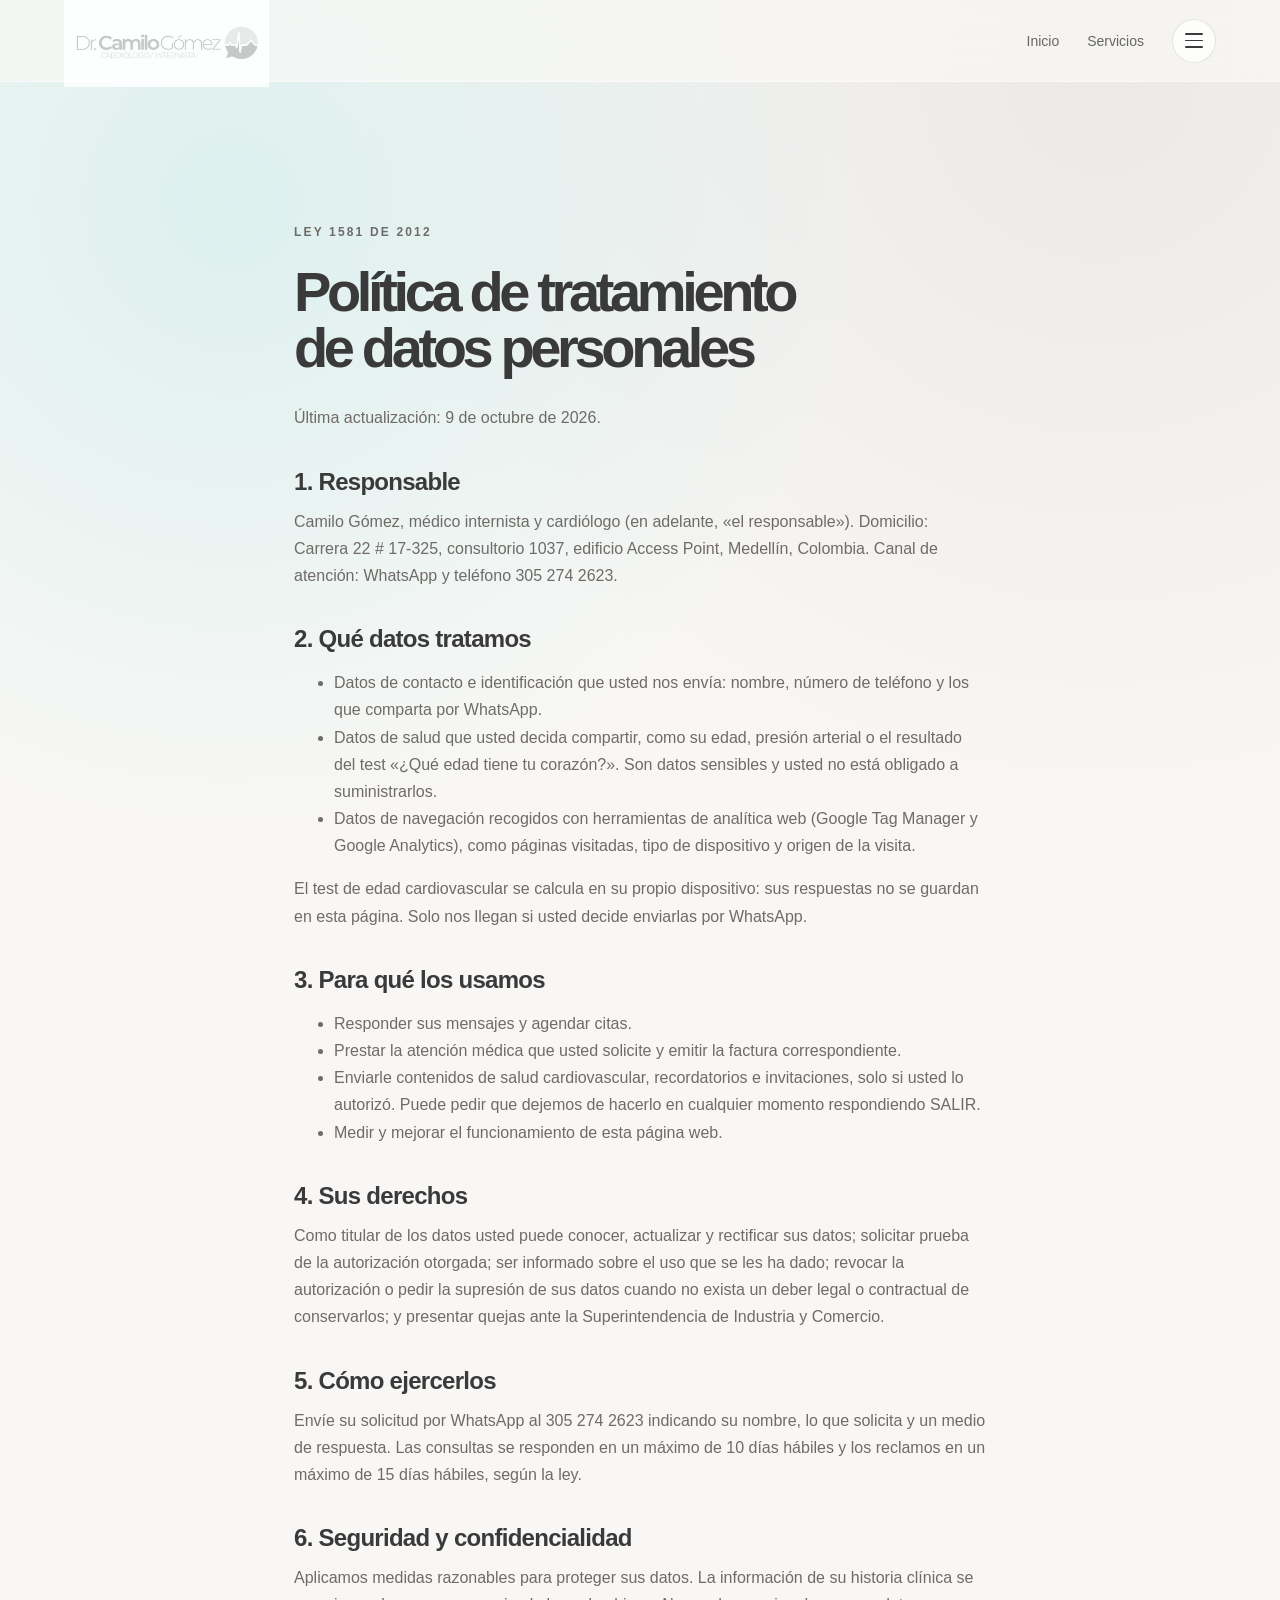
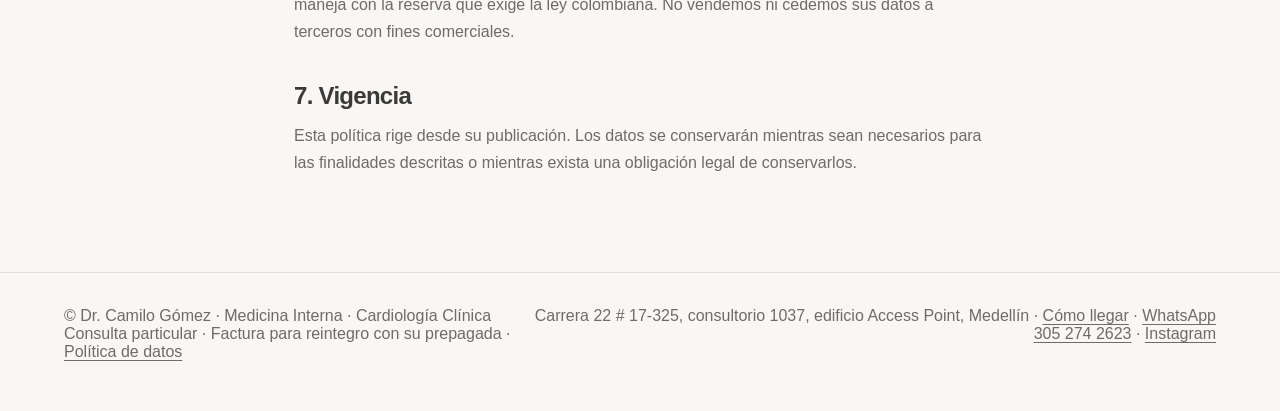
<file: politica-de-datos.html>
<!DOCTYPE html>
<html lang="es">
<head>
<!-- Google Tag Manager -->
<script>(function(w,d,s,l,i){w[l]=w[l]||[];w[l].push({'gtm.start':
new Date().getTime(),event:'gtm.js'});var f=d.getElementsByTagName(s)[0],
j=d.createElement(s),dl=l!='dataLayer'?'&l='+l:'';j.async=true;j.src=
'https://www.googletagmanager.com/gtm.js?id='+i+dl;f.parentNode.insertBefore(j,f);
})(window,document,'script','dataLayer','GTM-WDCKLDJL');</script>
<!-- End Google Tag Manager -->
  <meta charset="UTF-8">
  <meta name="viewport" content="width=device-width, initial-scale=1.0">
  <title>Política de tratamiento de datos | Dr. Camilo Gómez</title>
  <meta name="description" content="Política de tratamiento de datos personales del Dr. Camilo Gómez, cardiólogo en Medellín, conforme a la Ley 1581 de 2012.">
  <link rel="canonical" href="https://www.drcamilogomez.com/politica-de-datos">
  <link rel="icon" href="/assets/isotipo-grafito.jpg">
  <link rel="stylesheet" href="/styles.css?v=20261009g">
</head>
<body>
<!-- Google Tag Manager (noscript) -->
<noscript><iframe src="https://www.googletagmanager.com/ns.html?id=GTM-WDCKLDJL"
height="0" width="0" style="display:none;visibility:hidden"></iframe></noscript>
<!-- End Google Tag Manager (noscript) -->
<header class="nav">
  <a href="/" class="brand"><img src="/assets/logo-grafito.jpg" alt="Dr. Camilo Gómez"></a>
  <nav class="desktop-nav">
    <a href="/">Inicio</a>
    <a href="/#servicios">Servicios</a>
  </nav>
</header>
<main>
<article class="legal">
  <p class="eyebrow">Ley 1581 de 2012</p>
  <h1>Política de tratamiento de datos personales</h1>
  <p>Última actualización: 9 de octubre de 2026.</p>

  <h2>1. Responsable</h2>
  <p>Camilo Gómez, médico internista y cardiólogo (en adelante, «el responsable»). Domicilio: Carrera 22 # 17-325, consultorio 1037, edificio Access Point, Medellín, Colombia. Canal de atención: WhatsApp y teléfono 305 274 2623.</p>

  <h2>2. Qué datos tratamos</h2>
  <ul>
    <li>Datos de contacto e identificación que usted nos envía: nombre, número de teléfono y los que comparta por WhatsApp.</li>
    <li>Datos de salud que usted decida compartir, como su edad, presión arterial o el resultado del test «¿Qué edad tiene tu corazón?». Son datos sensibles y usted no está obligado a suministrarlos.</li>
    <li>Datos de navegación recogidos con herramientas de analítica web (Google Tag Manager y Google Analytics), como páginas visitadas, tipo de dispositivo y origen de la visita.</li>
  </ul>
  <p>El test de edad cardiovascular se calcula en su propio dispositivo: sus respuestas no se guardan en esta página. Solo nos llegan si usted decide enviarlas por WhatsApp.</p>

  <h2>3. Para qué los usamos</h2>
  <ul>
    <li>Responder sus mensajes y agendar citas.</li>
    <li>Prestar la atención médica que usted solicite y emitir la factura correspondiente.</li>
    <li>Enviarle contenidos de salud cardiovascular, recordatorios e invitaciones, solo si usted lo autorizó. Puede pedir que dejemos de hacerlo en cualquier momento respondiendo SALIR.</li>
    <li>Medir y mejorar el funcionamiento de esta página web.</li>
  </ul>

  <h2>4. Sus derechos</h2>
  <p>Como titular de los datos usted puede conocer, actualizar y rectificar sus datos; solicitar prueba de la autorización otorgada; ser informado sobre el uso que se les ha dado; revocar la autorización o pedir la supresión de sus datos cuando no exista un deber legal o contractual de conservarlos; y presentar quejas ante la Superintendencia de Industria y Comercio.</p>

  <h2>5. Cómo ejercerlos</h2>
  <p>Envíe su solicitud por WhatsApp al 305 274 2623 indicando su nombre, lo que solicita y un medio de respuesta. Las consultas se responden en un máximo de 10 días hábiles y los reclamos en un máximo de 15 días hábiles, según la ley.</p>

  <h2>6. Seguridad y confidencialidad</h2>
  <p>Aplicamos medidas razonables para proteger sus datos. La información de su historia clínica se maneja con la reserva que exige la ley colombiana. No vendemos ni cedemos sus datos a terceros con fines comerciales.</p>

  <h2>7. Vigencia</h2>
  <p>Esta política rige desde su publicación. Los datos se conservarán mientras sean necesarios para las finalidades descritas o mientras exista una obligación legal de conservarlos.</p>
</article>
</main>
<footer class="footer">
  <p>© Dr. Camilo Gómez · Medicina Interna · Cardiología Clínica<br>Consulta particular · Factura para reintegro con su prepagada · <a href="/politica-de-datos">Política de datos</a></p>
  <p>Carrera 22 # 17-325, consultorio 1037, edificio Access Point, Medellín · <a href="https://www.google.com/maps/search/?api=1&query=Dr%20Camilo%20G%C3%B3mez%20Cardi%C3%B3logo%2C%20Medell%C3%ADn" target="_blank" rel="noopener">Cómo llegar</a> · <a href="https://wa.me/573052742623?text=Hola%20Dr.%20Camilo%2C%20vengo%20de%20su%20p%C3%A1gina%20web." target="_blank" rel="noopener">WhatsApp 305 274 2623</a> · <a href="https://www.instagram.com/cardiologocamilogomez/" target="_blank" rel="noopener">Instagram</a></p>
</footer>
<script src="/menu.js?v=20261009g" defer></script>
</body>
</html>
</file>
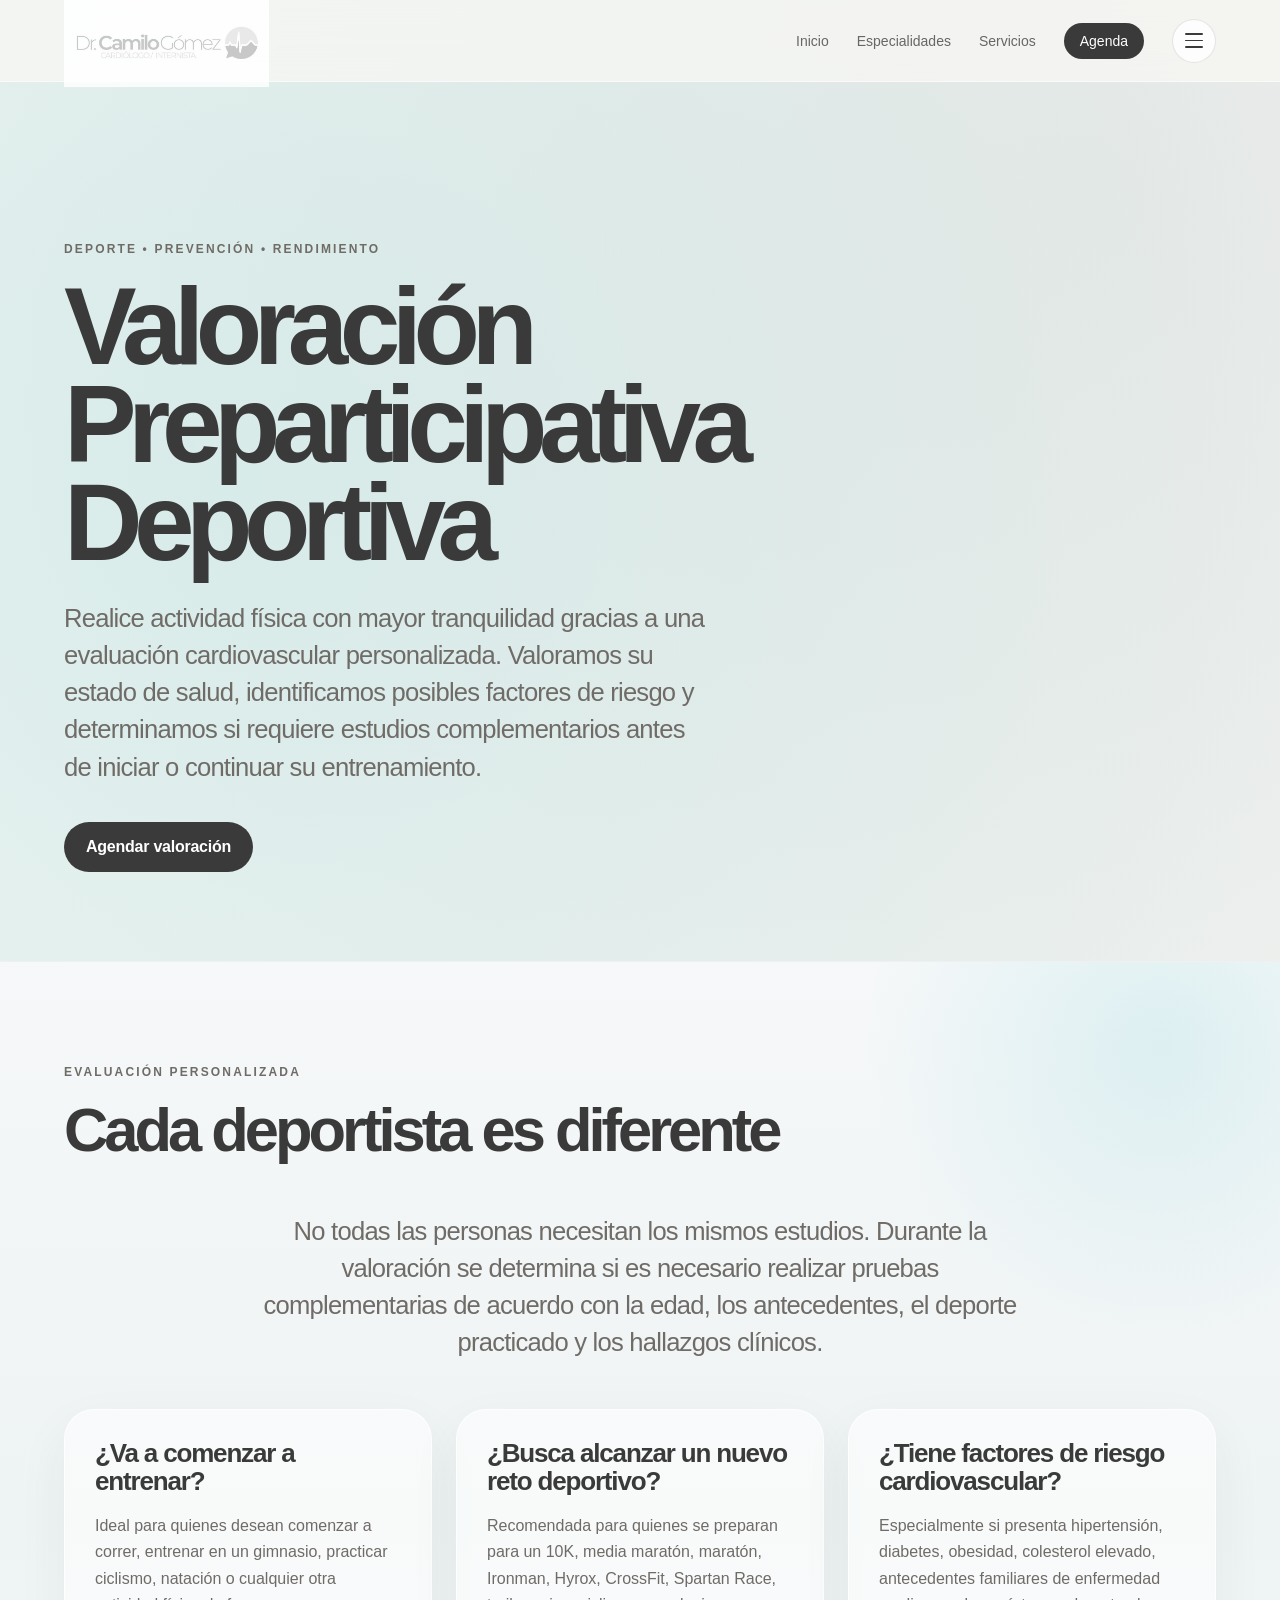
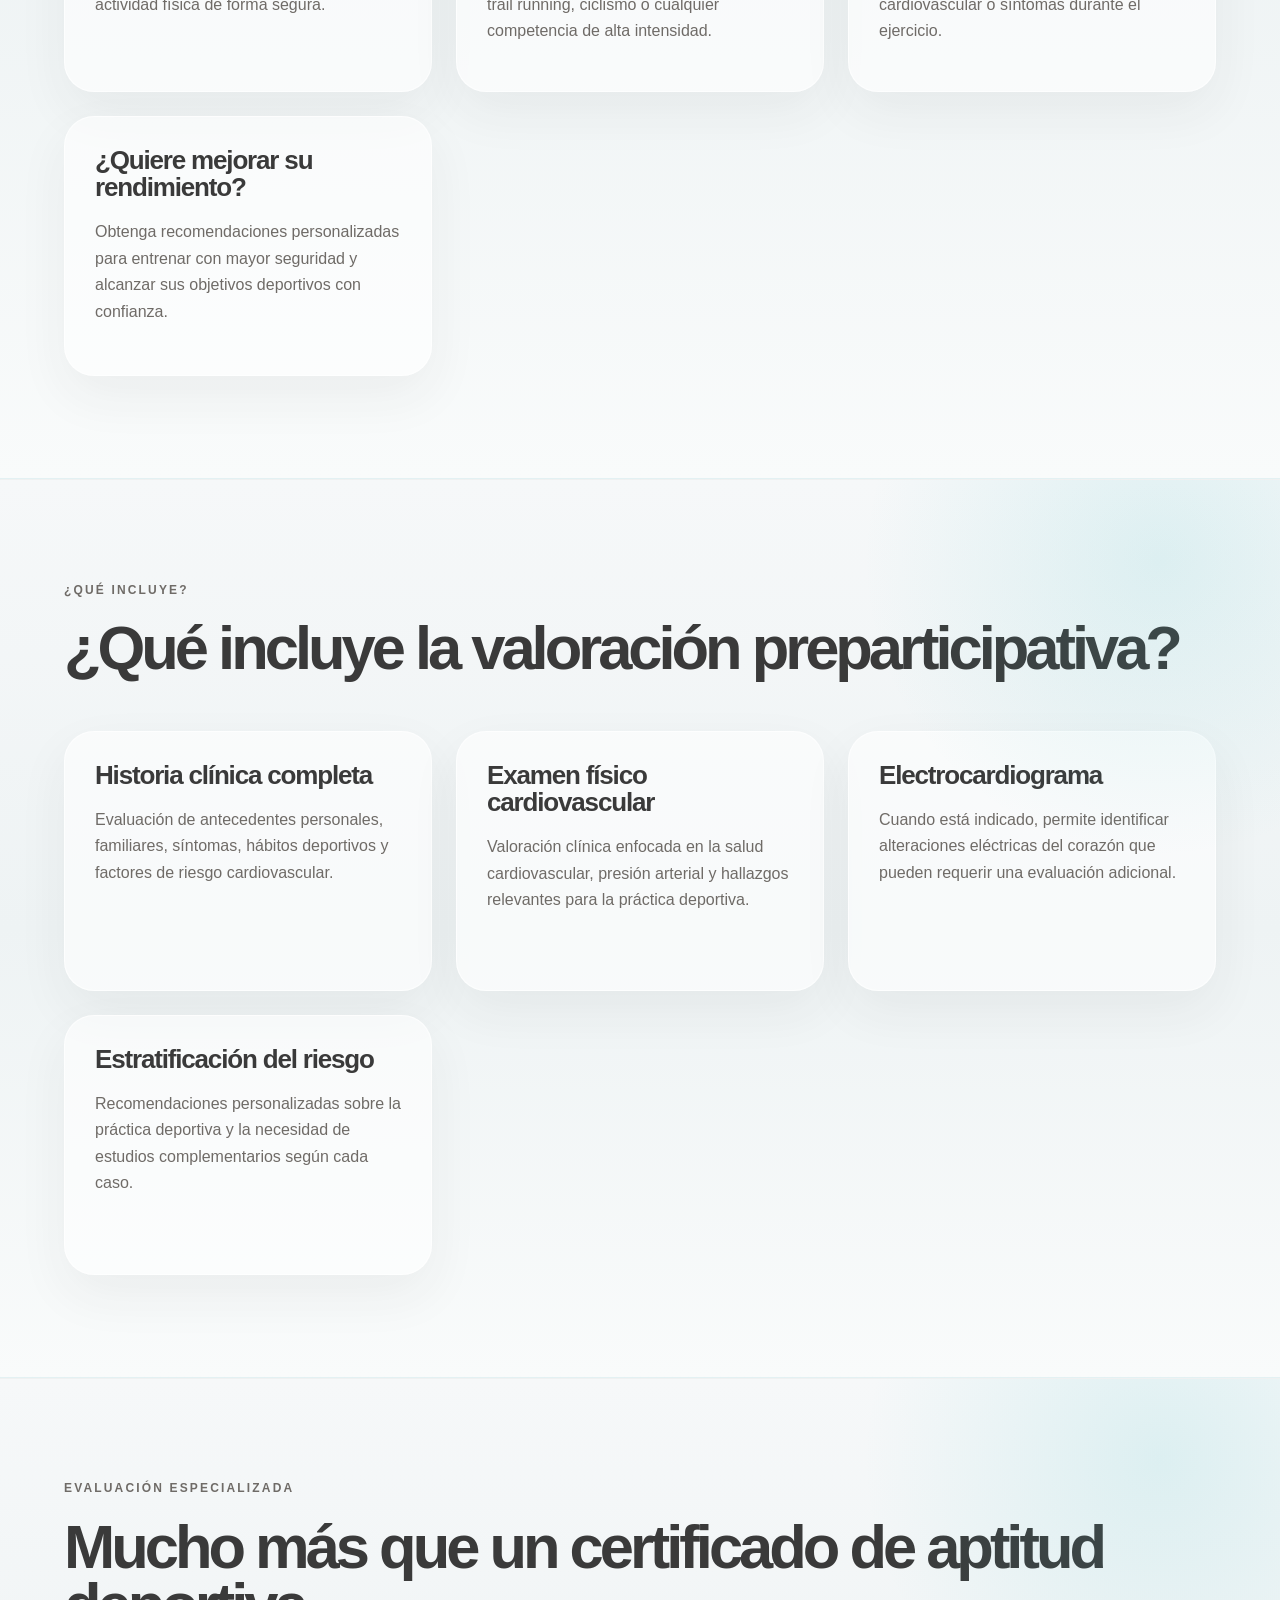
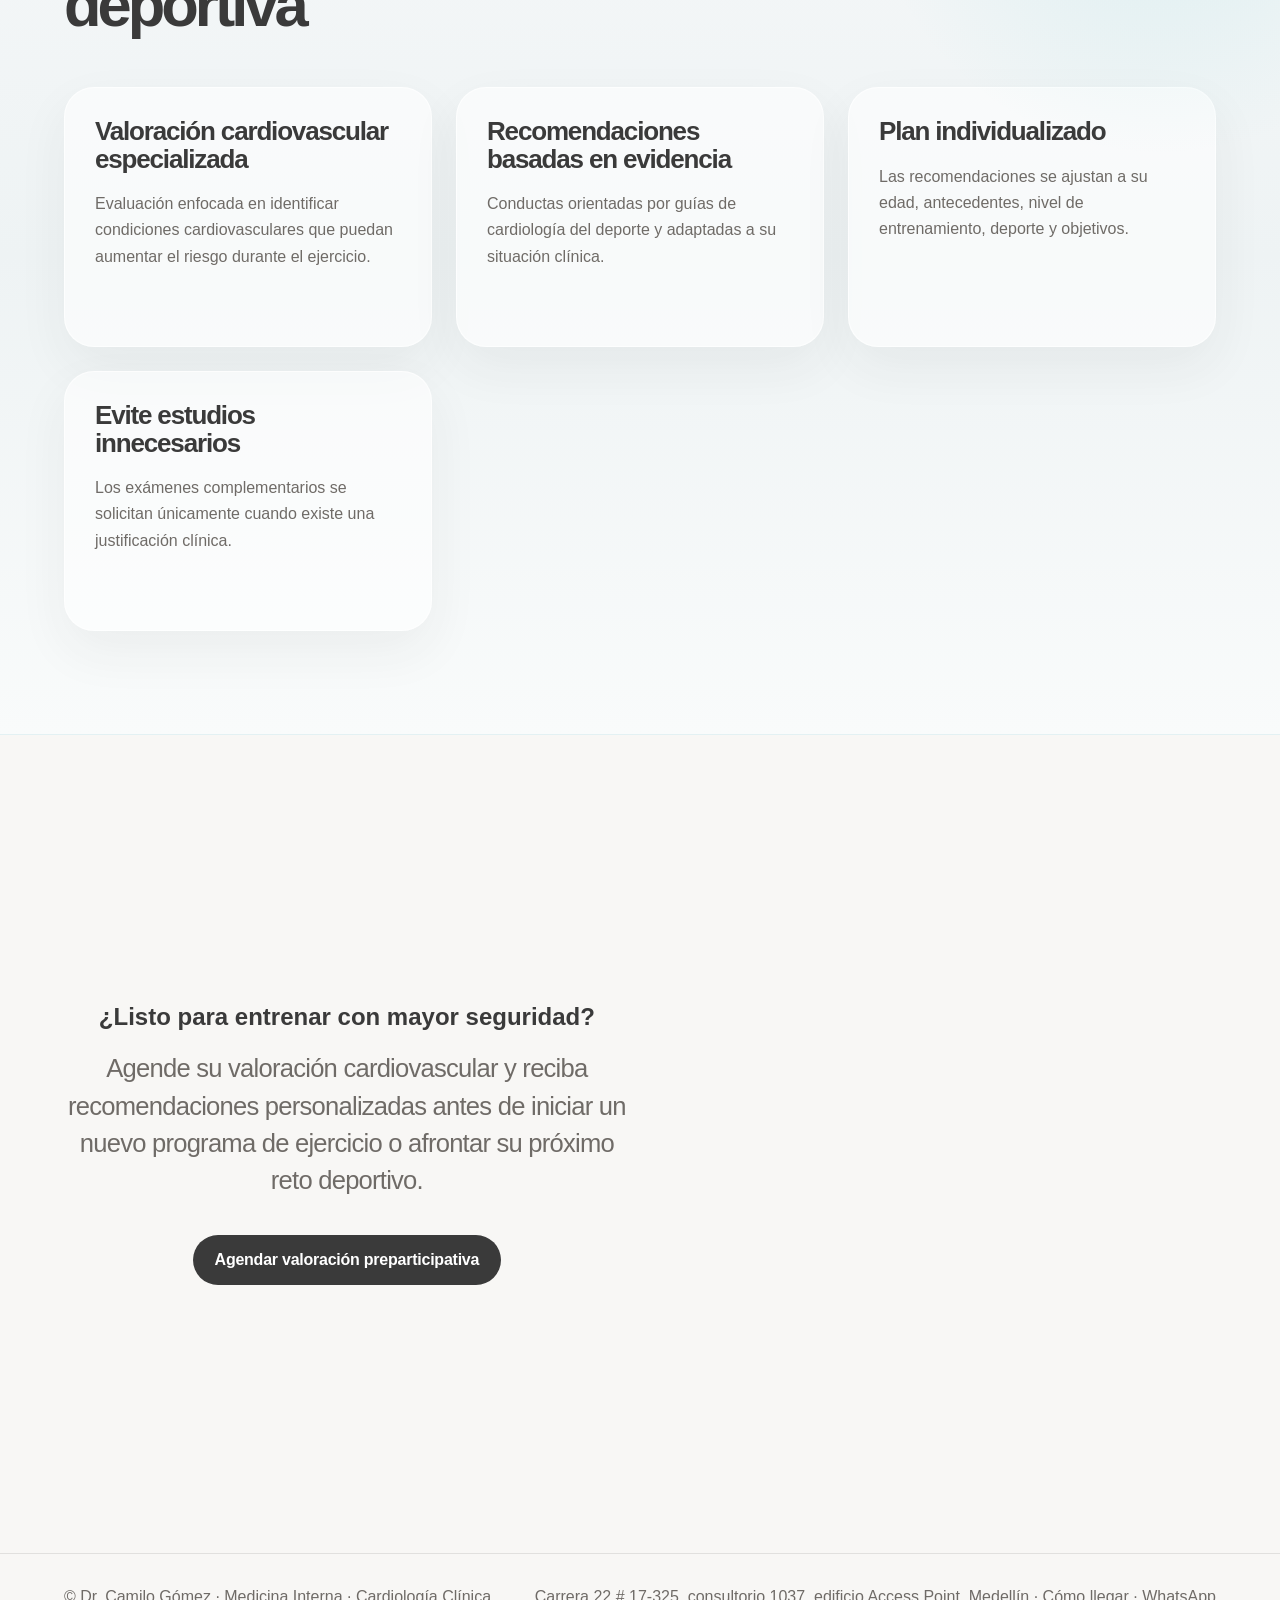
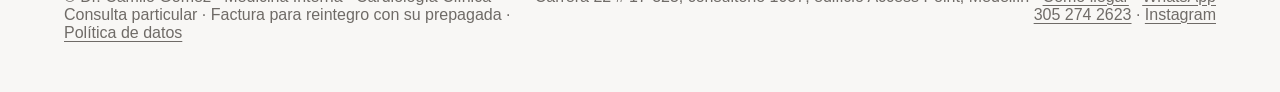
<file: valoracion-preparticipativa-medellin.html>
<!DOCTYPE html>
<html lang="es">
<head>
<!-- Google Tag Manager -->
<script>(function(w,d,s,l,i){w[l]=w[l]||[];w[l].push({'gtm.start':
new Date().getTime(),event:'gtm.js'});var f=d.getElementsByTagName(s)[0],
j=d.createElement(s),dl=l!='dataLayer'?'&l='+l:'';j.async=true;j.src=
'https://www.googletagmanager.com/gtm.js?id='+i+dl;f.parentNode.insertBefore(j,f);
})(window,document,'script','dataLayer','GTM-WDCKLDJL');</script>
<!-- End Google Tag Manager -->
  <meta charset="UTF-8">
  <meta name="viewport" content="width=device-width, initial-scale=1.0">

<title>Valoración Preparticipativa Deportiva en Medellín | Dr. Camilo Gómez</title>
<meta name="description" content="Valoración preparticipativa deportiva en Medellín. Evaluación cardiovascular para personas que desean iniciar actividad física o participar en competencias deportivas de forma segura.">
  <link rel="canonical" href="https://www.drcamilogomez.com/valoracion-preparticipativa-medellin">
  <link rel="icon" href="/assets/isotipo-grafito.jpg">
  <meta property="og:type" content="website">
  <meta property="og:locale" content="es_CO">
  <meta property="og:title" content="Valoración Preparticipativa Deportiva en Medellín | Dr. Camilo Gómez">
  <meta property="og:description" content="Valoración preparticipativa deportiva en Medellín. Evaluación cardiovascular para personas que desean iniciar actividad física o participar en competencias deportivas de forma segura.">
  <meta property="og:url" content="https://www.drcamilogomez.com/valoracion-preparticipativa-medellin">
  <meta property="og:image" content="https://www.drcamilogomez.com/assets/camilo-traje.jpg">  <link rel="stylesheet" href="../styles.css?v=20261009g">
</head>

<body>
<!-- Google Tag Manager (noscript) -->
<noscript><iframe src="https://www.googletagmanager.com/ns.html?id=GTM-WDCKLDJL"
height="0" width="0" style="display:none;visibility:hidden"></iframe></noscript>
<!-- End Google Tag Manager (noscript) -->

<header class="nav">
  <a href="/" class="brand">
    <img src="../assets/logo-grafito.jpg" alt="Dr. Camilo Gómez">
  </a>

  <nav class="desktop-nav">
    <a href="/">Inicio</a>
    <a href="/#especialidades">Especialidades</a>
    <a href="/#servicios">Servicios</a>
    <a class="nav-cta" href="https://wa.me/573052742623?text=Hola%20Dr.%20Camilo%2C%20quiero%20agendar%20la%20Valoraci%C3%B3n%20Preparticipativa%20Deportiva." target="_blank" rel="noopener">Agenda</a>
  </nav>
</header>

<section class="hero" style="padding-top:160px;">
  <div class="hero-copy">
    <p class="eyebrow">Deporte • Prevención • Rendimiento</p>

    <h1>Valoración Preparticipativa Deportiva</h1>

    <p class="lead">
      Realice actividad física con mayor tranquilidad gracias a una evaluación cardiovascular personalizada. Valoramos su estado de salud, identificamos posibles factores de riesgo y determinamos si requiere estudios complementarios antes de iniciar o continuar su entrenamiento.
    </p>

    <div class="hero-actions">
      <a href="https://wa.me/573052742623?text=Hola%20Dr.%20Camilo%2C%20quiero%20agendar%20la%20Valoraci%C3%B3n%20Preparticipativa%20Deportiva." class="btn primary" target="_blank" rel="noopener">
        Agendar valoración
      </a>
    </div>
  </div>
</section>

<section class="leadership">
  <div class="section-head">
    <p class="eyebrow">Evaluación personalizada</p>

<h2>Cada deportista es diferente</h2>
  </div>
<p class="lead" style="text-align:center; max-width:760px; margin:0 auto 48px;">
No todas las personas necesitan los mismos estudios. Durante la valoración se determina si es necesario realizar pruebas complementarias de acuerdo con la edad, los antecedentes, el deporte practicado y los hallazgos clínicos.
</p>

    <div class="leadership-grid">

        <article class="info-card">
            <h3>¿Va a comenzar a entrenar?</h3>
            <p>
                Ideal para quienes desean comenzar a correr, entrenar en un gimnasio, practicar ciclismo, natación o cualquier otra actividad física de forma segura.
            </p>
        </article>

        <article class="info-card">
            <h3>¿Busca alcanzar un nuevo reto deportivo?</h3>
            <p>
                Recomendada para quienes se preparan para un 10K, media maratón, maratón, Ironman, Hyrox, CrossFit, Spartan Race, trail running, ciclismo o cualquier competencia de alta intensidad.
            </p>
        </article>

        <article class="info-card">
            <h3>¿Tiene factores de riesgo cardiovascular?</h3>
            <p>
                Especialmente si presenta hipertensión, diabetes, obesidad, colesterol elevado, antecedentes familiares de enfermedad cardiovascular o síntomas durante el ejercicio.
            </p>
        </article>

        <article class="info-card">
            <h3>¿Quiere mejorar su rendimiento?</h3>
            <p>
                Obtenga recomendaciones personalizadas para entrenar con mayor seguridad y alcanzar sus objetivos deportivos con confianza.
            </p>
        </article>

    </div>
</section>

<section class="leadership">
  <div class="section-head">
    <p class="eyebrow">¿Qué incluye?</p>
    <h2>¿Qué incluye la valoración preparticipativa?</h2>
  </div>

  <div class="leadership-grid">
<article class="info-card">
  <h3>Historia clínica completa</h3>
  <p>
   Evaluación de antecedentes personales, familiares, síntomas, hábitos deportivos y factores de riesgo cardiovascular.
   </p>
</article>

<article class="info-card">
  <h3>Examen físico cardiovascular</h3>
  <p>
  Valoración clínica enfocada en la salud cardiovascular, presión arterial y hallazgos relevantes para la práctica deportiva.
</p>
</article>

<article class="info-card">
  <h3>Electrocardiograma</h3>
  <p>
  Cuando está indicado, permite identificar alteraciones eléctricas del corazón que pueden requerir una evaluación adicional.
  </p>
</article>

<article class="info-card">
    <h3>Estratificación del riesgo</h3>
    <p>
    Recomendaciones personalizadas sobre la práctica deportiva y la necesidad de estudios complementarios según cada caso.
    </p>
</article>

  </div>
</section>

<section class="leadership">
    <div class="section-head">
        <p class="eyebrow">Evaluación especializada</p>
        <h2>Mucho más que un certificado de aptitud deportiva</h2>
    </div>

    <div class="leadership-grid">

        <article class="info-card">
            <h3>Valoración cardiovascular especializada</h3>
            <p>
                Evaluación enfocada en identificar condiciones cardiovasculares que puedan aumentar el riesgo durante el ejercicio.
            </p>
        </article>

        <article class="info-card">
            <h3>Recomendaciones basadas en evidencia</h3>
            <p>
                Conductas orientadas por guías de cardiología del deporte y adaptadas a su situación clínica.
            </p>
        </article>

        <article class="info-card">
            <h3>Plan individualizado</h3>
            <p>
                Las recomendaciones se ajustan a su edad, antecedentes, nivel de entrenamiento, deporte y objetivos.
            </p>
        </article>

        <article class="info-card">
            <h3>Evite estudios innecesarios</h3>
            <p>
                Los exámenes complementarios se solicitan únicamente cuando existe una justificación clínica.
            </p>
        </article>

    </div>
</section>

<section class="hero">
  <div class="hero-copy" style="text-align:center;">
<h2>¿Listo para entrenar con mayor seguridad?</h2>

<p class="lead">
Agende su valoración cardiovascular y reciba recomendaciones personalizadas antes de iniciar un nuevo programa de ejercicio o afrontar su próximo reto deportivo.
</p>

<a href="https://wa.me/573052742623?text=Hola%20Dr.%20Camilo%2C%20quiero%20agendar%20la%20Valoraci%C3%B3n%20Preparticipativa%20Deportiva." class="btn primary" target="_blank" rel="noopener">
    Agendar valoración preparticipativa
</a>
  </div>
</section>

<footer class="footer">
  <p>© Dr. Camilo Gómez · Medicina Interna · Cardiología Clínica<br>Consulta particular · Factura para reintegro con su prepagada · <a href="/politica-de-datos">Política de datos</a></p>
  <p>Carrera 22 # 17-325, consultorio 1037, edificio Access Point, Medellín · <a href="https://www.google.com/maps/search/?api=1&query=Dr%20Camilo%20G%C3%B3mez%20Cardi%C3%B3logo%2C%20Medell%C3%ADn" target="_blank" rel="noopener">Cómo llegar</a> · <a href="https://wa.me/573052742623?text=Hola%20Dr.%20Camilo%2C%20vengo%20de%20su%20p%C3%A1gina%20web." target="_blank" rel="noopener">WhatsApp 305 274 2623</a> · <a href="https://www.instagram.com/cardiologocamilogomez/" target="_blank" rel="noopener">Instagram</a></p>
</footer>

<script src="/menu.js?v=20261009g" defer></script>
</body>
</html>
</file>
<file: styles.css>
:root {
  --ivory: #F8F7F5;
  --paper: #FCFBF8;
  --graphite: #3A3A3A;
  --soft: #6F6B67;
  --line: rgba(58, 58, 58, 0.12);
  --teal: #33C7C7;
  --teal-soft: rgba(51, 199, 199, 0.22);
  --shadow: 0 34px 90px rgba(38, 38, 38, 0.12);
}

* { box-sizing: border-box; }

html { scroll-behavior: smooth; }

body {
  margin: 0;
  font-family: -apple-system, BlinkMacSystemFont, "Inter", "Segoe UI", sans-serif;
  color: var(--graphite);
  background:
    radial-gradient(circle at 18% 10%, rgba(51,199,199,.14), transparent 30%),
    radial-gradient(circle at 86% 4%, rgba(58,58,58,.07), transparent 34%),
    var(--ivory);
  overflow-x: hidden;
}

.grain {
  position: fixed;
  inset: 0;
  pointer-events: none;
  opacity: .032;
  z-index: 40;
  background-image: url("data:image/svg+xml,%3Csvg viewBox='0 0 180 180' xmlns='http://www.w3.org/2000/svg'%3E%3Cfilter id='n'%3E%3CfeTurbulence type='fractalNoise' baseFrequency='.75' numOctaves='3' stitchTiles='stitch'/%3E%3C/filter%3E%3Crect width='100%25' height='100%25' filter='url(%23n)'/%3E%3C/svg%3E");
}

.nav {
  position: sticky;
  top: 0;
  z-index: 30;
  height: 82px;
  padding: 0 clamp(22px, 5vw, 72px);
  display: flex;
  align-items: center;
  justify-content: space-between;
  backdrop-filter: blur(22px);
  background: rgba(248, 247, 245, .74);
  border-bottom: 1px solid rgba(255,255,255,.52);
}

.brand {
  display: block;
  width: clamp(160px, 16vw, 246px);
  opacity: .82;
}

.brand img {
  width: 100%;
  display: block;
}

.desktop-nav {
  display: flex;
  align-items: center;
  gap: 28px;
}

.desktop-nav a {
  color: var(--graphite);
  text-decoration: none;
  font-size: 14px;
  opacity: .76;
}

.desktop-nav a:hover { opacity: 1; }

.nav-cta {
  padding: 10px 16px;
  border-radius: 999px;
  background: var(--graphite);
  color: white !important;
  opacity: 1 !important;
}

.hero {
  min-height: calc(100vh - 82px);
  padding: clamp(42px, 7vw, 96px) clamp(22px, 5vw, 72px);
  display: grid;
  grid-template-columns: 1.04fr .96fr;
  gap: clamp(28px, 5vw, 80px);
  align-items: center;
}

.eyebrow {
  margin: 0 0 22px;
  color: var(--soft);
  font-size: 12px;
  line-height: 1.2;
  letter-spacing: .18em;
  text-transform: uppercase;
  font-weight: 760;
}

h1, h2, h3, p { margin-top: 0; }

h1 {
  max-width: 920px;
  margin-bottom: 28px;
  font-size: clamp(54px, 8.5vw, 116px);
  line-height: .9;
  letter-spacing: -.078em;
  font-weight: 680;
  text-wrap: balance;
}

.lead {
  max-width: 650px;
  color: var(--soft);
  font-size: clamp(19px, 2vw, 26px);
  line-height: 1.45;
  letter-spacing: -.03em;
  margin-bottom: 36px;
}

.hero-actions {
  display: flex;
  gap: 14px;
  flex-wrap: wrap;
}

.btn {
  min-height: 50px;
  padding: 0 22px;
  border-radius: 999px;
  display: inline-flex;
  align-items: center;
  justify-content: center;
  text-decoration: none;
  font-weight: 680;
  letter-spacing: -.015em;
  transition: transform .28s ease, box-shadow .28s ease, background .28s ease;
}

.btn:hover {
  transform: translateY(-2px);
  box-shadow: 0 18px 48px rgba(58,58,58,.12);
}

.primary {
  background: var(--graphite);
  color: white;
}

.secondary {
  color: var(--graphite);
  background: rgba(255,255,255,.68);
  border: 1px solid rgba(255,255,255,.7);
}

.large {
  min-height: 58px;
  padding: 0 30px;
}

.hero-orbit {
  position: relative;
  min-height: 570px;
  display: grid;
  place-items: center;
}

.aurora {
  position: absolute;
  width: min(42vw, 520px);
  aspect-ratio: 1;
  border-radius: 50%;
  background:
    radial-gradient(circle at 34% 28%, rgba(255,255,255,.86), transparent 18%),
    radial-gradient(circle at 70% 74%, rgba(51,199,199,.78), transparent 24%),
    linear-gradient(135deg, rgba(58,58,58,.94), rgba(51,199,199,.56), rgba(255,255,255,.52));
  box-shadow:
    inset -50px -60px 120px rgba(58,58,58,.20),
    0 48px 110px rgba(58,58,58,.15),
    0 24px 80px rgba(51,199,199,.18);
  filter: saturate(.98);
  animation: breathe 7.5s ease-in-out infinite;
}

.glass-card {
  position: relative;
  width: min(92%, 440px);
  padding: 34px;
  border-radius: 34px;
  background: rgba(255,255,255,.56);
  border: 1px solid rgba(255,255,255,.68);
  backdrop-filter: blur(30px);
  box-shadow: var(--shadow);
}

.glass-card p {
  color: var(--soft);
  font-size: 13px;
  font-weight: 720;
  margin-bottom: 14px;
}

.glass-card h2 {
  font-size: 36px;
  line-height: 1;
  letter-spacing: -.055em;
  font-weight: 670;
  margin-bottom: 32px;
}

.mini-grid {
  display: grid;
  grid-template-columns: repeat(3, 1fr);
  gap: 11px;
  padding-top: 18px;
  border-top: 1px solid var(--line);
}

.mini-grid span {
  color: var(--soft);
  font-size: 13px;
}

.doctor-section {
  padding: 9vw clamp(22px, 5vw, 72px);
  display: grid;
  grid-template-columns: .86fr 1.14fr;
  gap: clamp(30px, 6vw, 92px);
  align-items: center;
}

.doctor-image {
  min-height: 620px;
  border-radius: 42px;
  overflow: hidden;
  box-shadow: var(--shadow);
  background: #eee;
}

.doctor-image img {
  width: 100%;
  height: 100%;
  min-height: 620px;
  object-fit: cover;
  object-position: center top;
  display: block;
}

.doctor-copy h2,
.section-head h2,
.final-cta h2 {
  font-size: clamp(40px, 4.8vw, 64px);
  line-height: .94;
  letter-spacing: -.065em;
  font-weight: 670;
}

.doctor-copy p {
  max-width: 760px;
  color: var(--soft);
  font-size: 19px;
  line-height: 1.7;
}

.credentials {
  margin-top: 30px;
  display: flex;
  flex-wrap: wrap;
  gap: 10px;
}

.credentials span {
  padding: 10px 14px;
  border-radius: 999px;
  background: rgba(255,255,255,.64);
  border: 1px solid rgba(255,255,255,.7);
  color: var(--graphite);
  font-size: 14px;
}

.leadership,
.specialties,
.testimonials {
  padding: 8vw clamp(22px, 5vw, 72px);
}
.leadership {
  background: linear-gradient(
    180deg,
#f6f8f9 0%,
#eef3f4 50%,
#f9fbfb 100%
  );

  border-top: 1px solid rgba(58,58,58,.05);
  border-bottom: 1px solid rgba(73,190,198,.10);

  position: relative;
  overflow: hidden;
}

.leadership::before {
  content: "";
  position: absolute;
  top: -220px;
  right: -180px;
  width: 600px;
  height: 600px;

  background: radial-gradient(
    circle,
    rgba(73,190,198,.14) 0%,
    rgba(73,190,198,0) 70%
  );

  pointer-events: none;
}

.section-head {
  max-width: 1200px;
  margin-bottom: 54px;
}
.section-head > p:not(.eyebrow) {
  max-width: 1000px;
  margin-top: 18px;
  font-size: 18px;
  line-height: 1.8;
  color: var(--soft);
  font-weight: 400;
}
.leadership-grid {
    display: grid;
    grid-template-columns: repeat(3, minmax(0, 1fr));
    gap: 24px;
    align-items: stretch;
}

.info-card,
.testimonial {
  min-height: 260px;
  padding: 30px;
  border-radius: 30px;
  background: rgba(255,255,255,.58);
  border: 1px solid rgba(255,255,255,.68);
  box-shadow: 0 20px 52px rgba(58,58,58,.06);
}
.info-card {
  transition: transform .35s ease, box-shadow .35s ease, background .35s ease;
  cursor: default;
}

.info-card:hover {
  transform: translateY(-6px) scale(1.025);
  background: rgba(255,255,255,.78);
  box-shadow: 0 30px 80px rgba(58,58,58,.12);
  border-color: rgba(73,190,198,.25);
}

.info-card h3 {
  font-size: 26px;
  line-height: 1.05;
  letter-spacing: -.045em;
  margin-bottom: 18px;
}

.info-card p,
.specialty p,
.testimonial p {
  color: var(--soft);
  line-height: 1.65;
}

.specialty-list {
  border-top: 1px solid var(--line);
}

.specialty {
  display: grid;
  grid-template-columns: 70px minmax(360px, 0.9fr) minmax(420px, 1.1fr);
  gap: 34px;
  align-items: start;
  padding: 46px 28px;
  border-bottom: 1px solid var(--line);
  border-radius: 28px;
  transition: transform .35s ease, box-shadow .35s ease, background .35s ease;
  cursor: default;
}
.specialty:hover {
  transform: translateY(-10px) scale(1.015);
  background: rgba(255,255,255,.92);
  box-shadow: 0 32px 80px rgba(58,58,58,.12);
}
.specialty span {
  color: var(--teal);
  font-weight: 800;
}

.specialty h3 {
  font-size: clamp(28px, 3.6vw, 52px);
  line-height: 1;
  letter-spacing: -.055em;
  margin-bottom: 0;
}

.testimonial p {
  font-size: 22px;
  line-height: 1.35;
  letter-spacing: -.035em;
}

.testimonial footer {
  margin-top: 28px;
  color: var(--soft);
  font-size: 14px;
}

.final-cta {
  margin: 5vw clamp(22px, 5vw, 72px) 8vw;
  padding: clamp(50px, 8vw, 92px);
  text-align: center;
  border-radius: 46px;
  background:
    radial-gradient(circle at 50% 0%, rgba(51,199,199,.18), transparent 42%),
    rgba(255,255,255,.60);
  border: 1px solid rgba(255,255,255,.70);
  box-shadow: 0 22px 70px rgba(58,58,58,.08);
}

.final-cta h2 {
  max-width: 860px;
  margin-left: auto;
  margin-right: auto;
  margin-bottom: 34px;
}

.footer {
  padding: 34px clamp(22px, 5vw, 72px);
  display: flex;
  justify-content: space-between;
  gap: 20px;
  color: var(--soft);
  border-top: 1px solid var(--line);
}

.reveal {
  opacity: 0;
  transform: translateY(28px);
  transition: opacity .85s ease, transform .85s cubic-bezier(.2,.8,.2,1);
}

.reveal.visible {
  opacity: 1;
  transform: translateY(0);
}
.doctor-image.reveal {
  opacity: 0;
  transform: translateY(44px) scale(.96);
}

.doctor-image.reveal.visible {
  opacity: 1;
  transform: translateY(0) scale(1);
}

.delay-1 { transition-delay: .20s; }
.delay-2 { transition-delay: .50s; }
.delay-3 { transition-delay: .80s; }
.specialty.reveal.visible:hover {
  transform: translateY(-2px) scale(1.004);
  background: rgba(255,255,255,.80);
  box-shadow: 0 14px 32px rgba(58,58,58,.06);
}
@keyframes breathe {
  0%, 100% { transform: translateY(0) scale(1) rotate(0deg); }
  50% { transform: translateY(-20px) scale(1.025) rotate(3deg); }
}
.services {
  position: relative;
  padding: 8vw clamp(22px, 5vw, 72px);
}

.services-list {
  display: grid;
  grid-template-columns: repeat(2, 1fr);
  gap: 18px;
}

.service-item {
  display: flex;
  align-items: center;
  gap: 16px;
  padding: 22px 26px;
  border-radius: 24px;
  text-decoration: none;
  color: var(--graphite);
  background: rgba(255,255,255,.72);
  border: 1px solid rgba(58,58,58,.08);
  transition: transform .35s ease, box-shadow .35s ease, background .35s ease;
}

.service-icon {
  width: 44px;
  height: 44px;
  border-radius: 999px;
  background: rgba(73,190,198,.10);
  color: var(--teal);
  display: flex;
  align-items: center;
  justify-content: center;
  font-size: 30px;
  line-height: 1;
  transition: .35s ease;
}

.service-item p {
  margin: 0;
  font-size: 18px;
  font-weight: 600;
}

.service-item:hover {
  transform: translateY(-4px);
  background: rgba(255,255,255,.92);
  box-shadow: 0 20px 50px rgba(58,58,58,.08);
}
.service-item:hover .service-icon {
  transform: scale(1.08);
  background: rgba(73,190,198,.16);
  color: var(--graphite);
}

.service-item:hover .service-icon svg {
  stroke: var(--graphite);
  transform: scale(1.08);
}

.service-arrow {
  margin-left: auto;
  color: var(--teal);
  font-size: 26px;
  transition: transform .35s ease, color .35s ease;
  
}

.service-item:hover .service-arrow {
  transform: translateX(6px);
}

@media (max-width: 940px) {
  .services-list {
  grid-template-columns: 1fr;
  }
  .desktop-nav a:not(.nav-cta) { display: none; 
  }
  .hero,
  .doctor-section {
    grid-template-columns: 1fr;
  }
  .hero-orbit {
    min-height: 430px;
  }
  .aurora {
    width: min(82vw, 430px);
  }
  .leadership-grid,
  .testimonial-grid {
    grid-template-columns: 1fr;
  }
  .specialty {
    grid-template-columns: 1fr;
    gap: 10px;
  }
  .doctor-image,
  .doctor-image img {
    min-height: 520px;
  }
  .footer {
    flex-direction: column;
  }
}

@media (max-width: 560px) {
  .nav {
    padding: 0 18px;
    height: 74px;
  }
  .brand {
    width: 150px;
  }
  .hero {
    min-height: auto;
    padding: 52px 18px 70px;
  }
  h1 {
    font-size: 54px;
  }
  .lead {
    font-size: 19px;
  }
  .hero-actions {
    flex-direction: column;
  }
  .btn {
    width: 100%;
  }
  .doctor-section,
  .leadership,
  .specialties,
  .services {
  position: relative;
  padding: 8vw clamp(22px, 5vw, 72px);
}

.services-list {
  display: grid;
  grid-template-columns: repeat(2, 1fr);
  gap: 18px;
}

.service-item {
  display: flex;
  align-items: center;
  gap: 16px;
  padding: 22px 26px;
  border-radius: 24px;
  text-decoration: none;
  color: var(--graphite);
  background: rgba(255,255,255,.55);
  border: 1px solid rgba(255,255,255,.6);
  transition: all .35s ease;
}

.service-item span {
  font-size: 26px;
}

.service-item p {
  margin: 0;
  font-size: 18px;
  font-weight: 600;
}

.service-item:hover {
  transform: translateY(-4px);
  background: rgba(255,255,255,.82);
  box-shadow: 0 20px 50px rgba(58,58,58,.08);
}
  .testimonials {
    padding-left: 18px;
    padding-right: 18px;
  }
  .doctor-image,
  .doctor-image img {
    min-height: 460px;
  }
  .final-cta {
    margin-left: 18px;
    margin-right: 18px;
    border-radius: 32px;
  }
}
.service-icon {
  width: 28px;
  height: 28px;
  display: flex;
  align-items: center;
  justify-content: center;
  color: var(--graphite);
  flex-shrink: 0;
}

.service-icon svg {
  display: block;
  width: 24px;
  height: 24px;
  stroke: currentColor;
}
@media (max-width: 900px) {
    .leadership-grid {
        grid-template-columns: 1fr;
    }
}
.footer a {
  color: inherit;
  text-decoration: underline;
  text-underline-offset: 3px;
}
.footer p:last-child {
  text-align: right;
}
@media (max-width: 760px) {
  .footer { flex-direction: column; }
  .footer p:last-child { text-align: left; }
}
@media (max-width: 940px) {
  .services-list { grid-template-columns: minmax(0, 1fr); }
  .service-item p { min-width: 0; }
}


#opiniones .hero-actions { display: flex; gap: 14px; }


.ig-strip {
  margin: 0 clamp(22px, 5vw, 72px);
  padding: clamp(28px, 4vw, 44px) clamp(24px, 4vw, 52px);
  display: flex; align-items: center; justify-content: space-between; gap: 24px; flex-wrap: wrap;
  border-radius: 32px; background: rgba(255,255,255,.6); border: 1px solid rgba(255,255,255,.7);
  box-shadow: 0 20px 52px rgba(58,58,58,.06);
}
.ig-strip h2 { font-size: clamp(24px, 2.6vw, 34px); line-height: 1.1; letter-spacing: -.04em; margin: 0; }
.ig-btn { display: inline-flex; align-items: center; gap: 10px; }
.ig-strip { flex-wrap: nowrap; }
.ig-photo { width: clamp(120px, 14vw, 190px); height: auto; aspect-ratio: 600 / 719; object-fit: cover; border-radius: 24px; flex: none; }
.ig-copy { flex: 1; min-width: 0; }
.ig-copy p:not(.eyebrow) { margin: 12px 0 0; color: var(--soft); line-height: 1.6; max-width: 560px; }
.ig-btn { flex: none; }
@media (max-width: 760px) {
  .ig-strip { flex-wrap: wrap; }
  .ig-photo { width: 104px; }
  .ig-copy { flex: 1 1 180px; }
  .ig-btn { width: 100%; justify-content: center; }
}

.formacion { margin-top: 48px; padding: clamp(24px, 3vw, 40px); border-radius: 30px; background: rgba(255,255,255,.58); border: 1px solid rgba(255,255,255,.68); box-shadow: 0 20px 52px rgba(58,58,58,.06); position: relative; }
.formacion ul { list-style: none; margin: 8px 0 0; padding: 0; }
.formacion li { display: grid; grid-template-columns: minmax(0, 1fr) minmax(0, 1.4fr); gap: 20px; padding: 16px 0; border-bottom: 1px solid var(--line); }
.formacion li:last-child { border-bottom: 0; }
.formacion strong { font-weight: 650; letter-spacing: -.02em; }
.formacion span { color: var(--soft); }
.consulta-note { margin: 28px 0 0; padding: 20px 24px; border-radius: 22px; background: rgba(51,199,199,.10); color: var(--graphite); line-height: 1.6; max-width: 900px; }
.legal { max-width: 820px; margin: 0 auto; padding: 140px clamp(22px, 5vw, 72px) 80px; }
.legal h1 { font-size: clamp(36px, 5vw, 56px); line-height: 1; }
.legal h2 { font-size: 24px; margin: 36px 0 12px; letter-spacing: -.03em; }
.legal p, .legal li { color: var(--soft); line-height: 1.7; }
@media (max-width: 560px) {
  h1 { font-size: clamp(40px, 11vw, 54px); }
  .formacion li { grid-template-columns: 1fr; gap: 4px; }
}
</file>
